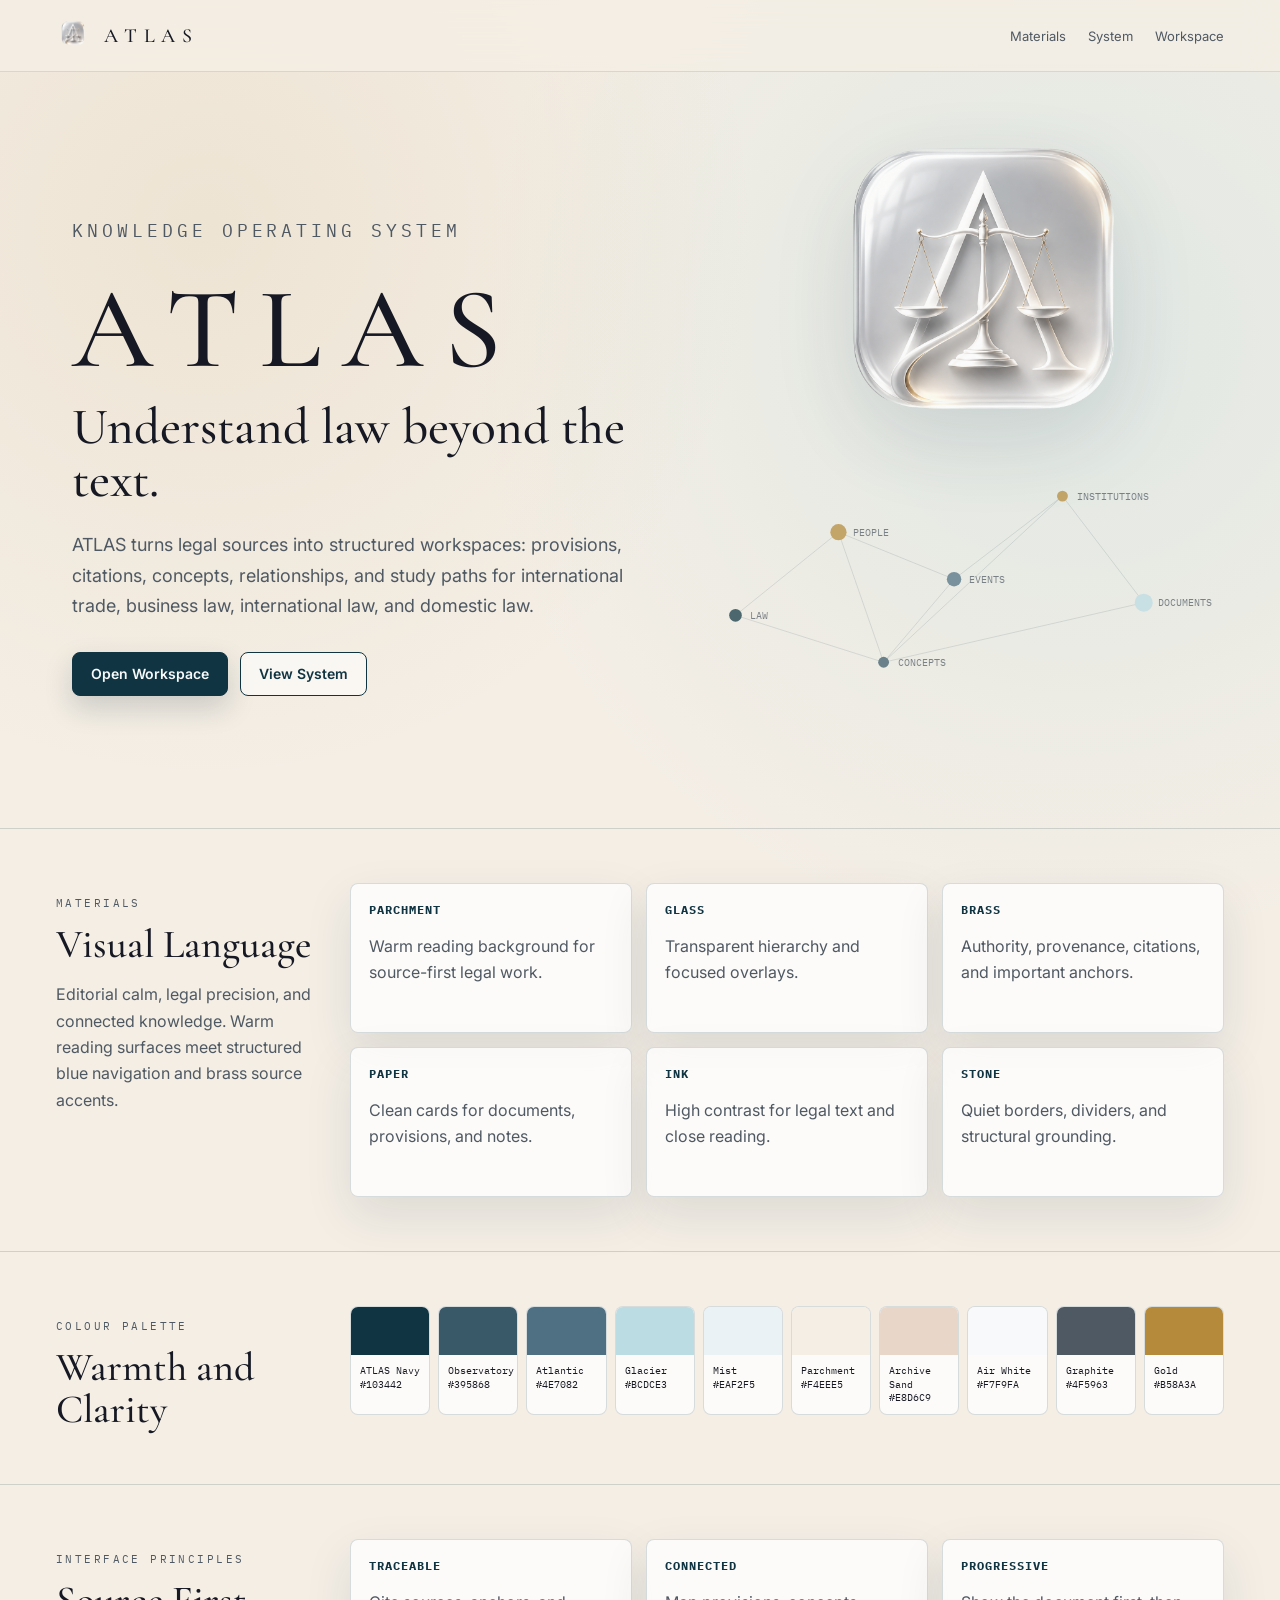
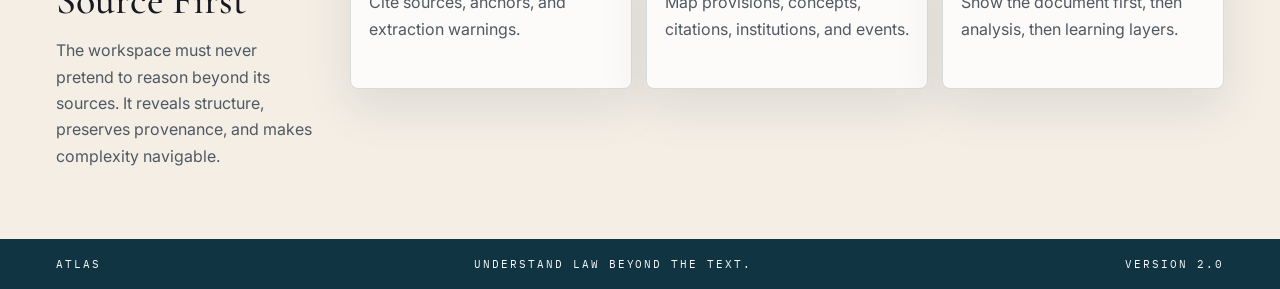
<file: index.html>
<!doctype html>
<html lang="en">
  <head>
    <meta charset="utf-8">
    <meta name="viewport" content="width=device-width, initial-scale=1">
    <title>ATLAS - Understand Law Beyond the Text</title>

    <link rel="preconnect" href="https://fonts.googleapis.com">
    <link rel="preconnect" href="https://fonts.gstatic.com" crossorigin>
    <link href="https://fonts.googleapis.com/css2?family=Cormorant+Garamond:wght@400;500;600;700&family=IBM+Plex+Mono:wght@400;500;600&family=Inter:wght@400;500;600;700&display=swap" rel="stylesheet">
    <link rel="stylesheet" href="assets/atlas.css">

    <style>
      body {
        min-height: 100vh;
      }

      .site-shell {
        min-height: 100vh;
      }

      .topline {
        position: fixed;
        z-index: 10;
        inset: 0 0 auto;
        display: flex;
        align-items: center;
        justify-content: space-between;
        height: 72px;
        padding: 0 clamp(20px, 5vw, 56px);
        border-bottom: 1px solid rgba(16, 52, 66, 0.12);
        background: rgba(244, 238, 229, 0.82);
        backdrop-filter: blur(16px);
      }

      .brand {
        display: flex;
        align-items: center;
        gap: 14px;
        text-decoration: none;
      }

      .brand img {
        width: 34px;
        height: 34px;
        object-fit: contain;
      }

      .brand span {
        font-size: 20px;
      }

      .nav {
        display: flex;
        align-items: center;
        gap: 22px;
        color: var(--graphite);
        font-size: 13px;
      }

      .nav a {
        text-decoration: none;
      }

      .hero {
        position: relative;
        min-height: 92vh;
        display: grid;
        align-items: center;
        padding: 110px clamp(20px, 6vw, 72px) 48px;
        overflow: hidden;
      }

      .hero-logo {
        position: absolute;
        right: clamp(18px, 8vw, 110px);
        top: 118px;
        width: min(36vw, 390px);
        opacity: 0.88;
        filter: drop-shadow(0 28px 46px rgba(16, 52, 66, 0.16));
      }

      .knowledge-graph {
        position: absolute;
        right: clamp(16px, 5vw, 80px);
        bottom: 10vh;
        width: min(44vw, 560px);
        opacity: 0.72;
      }

      .hero-copy {
        position: relative;
        z-index: 1;
        max-width: 720px;
      }

      .hero h1 {
        margin: 18px 0 18px;
        font-family: var(--serif);
        font-size: clamp(56px, 9vw, 124px);
        font-weight: 500;
        letter-spacing: 0.18em;
        line-height: 0.92;
      }

      .hero h2 {
        margin: 0;
        max-width: 620px;
        font-family: var(--serif);
        font-size: clamp(32px, 4vw, 58px);
        font-weight: 500;
        line-height: 1.05;
      }

      .hero p {
        max-width: 560px;
        margin: 22px 0 30px;
        color: var(--graphite);
        font-size: 18px;
        line-height: 1.7;
      }

      .hero-actions {
        display: flex;
        flex-wrap: wrap;
        gap: 12px;
      }

      .section {
        padding: 54px clamp(20px, 5vw, 56px);
        border-top: 1px solid rgba(16, 52, 66, 0.16);
      }

      .section-grid {
        display: grid;
        grid-template-columns: 260px minmax(0, 1fr);
        gap: 34px;
        align-items: start;
      }

      .section h2 {
        margin: 8px 0 0;
        font-family: var(--serif);
        font-size: 40px;
        font-weight: 500;
        line-height: 1.05;
      }

      .section p {
        color: var(--graphite);
        line-height: 1.65;
      }

      .material-grid,
      .principle-grid {
        display: grid;
        grid-template-columns: repeat(3, minmax(0, 1fr));
        gap: 14px;
      }

      .material,
      .principle {
        min-height: 150px;
        padding: 18px;
      }

      .material strong,
      .principle strong {
        display: block;
        margin-bottom: 10px;
        color: var(--atlas-navy);
        font-family: var(--mono);
        font-size: 12px;
        letter-spacing: 0.08em;
        text-transform: uppercase;
      }

      .palette {
        display: grid;
        grid-template-columns: repeat(10, minmax(0, 1fr));
        gap: 8px;
      }

      .swatch {
        min-height: 98px;
        border: 1px solid var(--line);
        border-radius: 8px;
        overflow: hidden;
        background: var(--card);
      }

      .swatch i {
        display: block;
        height: 48px;
      }

      .swatch span {
        display: block;
        padding: 9px;
        font-family: var(--mono);
        font-size: 10px;
        line-height: 1.35;
      }

      .footer {
        display: flex;
        align-items: center;
        justify-content: space-between;
        gap: 20px;
        padding: 18px clamp(20px, 5vw, 56px);
        background: var(--atlas-navy);
        color: var(--air-white);
        font-family: var(--mono);
        font-size: 11px;
        letter-spacing: 0.18em;
        text-transform: uppercase;
      }

      @media (max-width: 900px) {
        .nav {
          display: none;
        }

        .hero-logo,
        .knowledge-graph {
          opacity: 0.18;
          width: 72vw;
        }

        .section-grid,
        .material-grid,
        .principle-grid {
          grid-template-columns: 1fr;
        }

        .palette {
          grid-template-columns: repeat(2, minmax(0, 1fr));
        }
      }
    </style>
  </head>
  <body>
    <div class="site-shell">
      <header class="topline">
        <a class="brand" href="index.html" aria-label="ATLAS homepage">
        <img src="assets/main_logo.png" alt=""> 
          <span class="atlas-wordmark">ATLAS</span>
        </a>
        <nav class="nav" aria-label="Primary">
          <a href="#materials">Materials</a>
          <a href="#system">System</a>
          <a href="app.html">Workspace</a>
        </nav>
      </header>

      <main>
        <section class="hero">
          <img class="hero-logo" src="assets/main_logo.png" alt="">
          <svg class="knowledge-graph" viewBox="0 0 620 360" aria-hidden="true">
            <g fill="none" stroke="rgba(16,52,66,.18)">
              <path d="M88 224 202 132 330 184 450 92 540 210"/>
              <path d="M202 132 252 276 450 92"/>
              <path d="M88 224 252 276 540 210"/>
              <path d="M330 184 252 276"/>
            </g>
            <g font-family="IBM Plex Mono, monospace" font-size="11" fill="#4F5963">
              <circle cx="88" cy="224" r="7" fill="#103442"/><text x="104" y="228">LAW</text>
              <circle cx="202" cy="132" r="9" fill="#B58A3A"/><text x="218" y="136">PEOPLE</text>
              <circle cx="330" cy="184" r="8" fill="#4E7082"/><text x="346" y="188">EVENTS</text>
              <circle cx="450" cy="92" r="6" fill="#B58A3A"/><text x="466" y="96">INSTITUTIONS</text>
              <circle cx="540" cy="210" r="10" fill="#BCDCE3"/><text x="556" y="214">DOCUMENTS</text>
              <circle cx="252" cy="276" r="6" fill="#395868"/><text x="268" y="280">CONCEPTS</text>
            </g>
          </svg>
          <div class="hero-copy">
            <p class="atlas-kicker">Knowledge Operating System</p>
            <h1>ATLAS</h1>
            <h2>Understand law beyond the text.</h2>
            <p>ATLAS turns legal sources into structured workspaces: provisions, citations, concepts, relationships, and study paths for international trade, business law, international law, and domestic law.</p>
            <div class="hero-actions">
              <a class="atlas-button" href="app.html">Open Workspace</a>
              <a class="atlas-button secondary" href="#system">View System</a>
            </div>
          </div>
        </section>

        <section class="section" id="materials">
          <div class="section-grid">
            <div>
              <p class="atlas-kicker">Materials</p>
              <h2>Visual Language</h2>
              <p>Editorial calm, legal precision, and connected knowledge. Warm reading surfaces meet structured blue navigation and brass source accents.</p>
            </div>
            <div class="material-grid">
              <article class="atlas-card material"><strong>Parchment</strong><p>Warm reading background for source-first legal work.</p></article>
              <article class="atlas-card material"><strong>Glass</strong><p>Transparent hierarchy and focused overlays.</p></article>
              <article class="atlas-card material"><strong>Brass</strong><p>Authority, provenance, citations, and important anchors.</p></article>
              <article class="atlas-card material"><strong>Paper</strong><p>Clean cards for documents, provisions, and notes.</p></article>
              <article class="atlas-card material"><strong>Ink</strong><p>High contrast for legal text and close reading.</p></article>
              <article class="atlas-card material"><strong>Stone</strong><p>Quiet borders, dividers, and structural grounding.</p></article>
            </div>
          </div>
        </section>

        <section class="section">
          <div class="section-grid">
            <div>
              <p class="atlas-kicker">Colour Palette</p>
              <h2>Warmth and Clarity</h2>
            </div>
            <div class="palette">
              <div class="swatch"><i style="background:#103442"></i><span>ATLAS Navy<br>#103442</span></div>
              <div class="swatch"><i style="background:#395868"></i><span>Observatory<br>#395868</span></div>
              <div class="swatch"><i style="background:#4E7082"></i><span>Atlantic<br>#4E7082</span></div>
              <div class="swatch"><i style="background:#BCDCE3"></i><span>Glacier<br>#BCDCE3</span></div>
              <div class="swatch"><i style="background:#EAF2F5"></i><span>Mist<br>#EAF2F5</span></div>
              <div class="swatch"><i style="background:#F4EEE5"></i><span>Parchment<br>#F4EEE5</span></div>
              <div class="swatch"><i style="background:#E8D6C9"></i><span>Archive Sand<br>#E8D6C9</span></div>
              <div class="swatch"><i style="background:#F7F9FA"></i><span>Air White<br>#F7F9FA</span></div>
              <div class="swatch"><i style="background:#4F5963"></i><span>Graphite<br>#4F5963</span></div>
              <div class="swatch"><i style="background:#B58A3A"></i><span>Gold<br>#B58A3A</span></div>
            </div>
          </div>
        </section>

        <section class="section" id="system">
          <div class="section-grid">
            <div>
              <p class="atlas-kicker">Interface Principles</p>
              <h2>Source First</h2>
              <p>The workspace must never pretend to reason beyond its sources. It reveals structure, preserves provenance, and makes complexity navigable.</p>
            </div>
            <div class="principle-grid">
              <article class="atlas-card principle"><strong>Traceable</strong><p>Cite sources, anchors, and extraction warnings.</p></article>
              <article class="atlas-card principle"><strong>Connected</strong><p>Map provisions, concepts, citations, institutions, and events.</p></article>
              <article class="atlas-card principle"><strong>Progressive</strong><p>Show the document first, then analysis, then learning layers.</p></article>
            </div>
          </div>
        </section>
      </main>

      <footer class="footer">
        <span>ATLAS</span>
        <span>Understand Law Beyond The Text.</span>
        <span>Version 2.0</span>
      </footer>
    </div>
  </body>
</html>
</file>
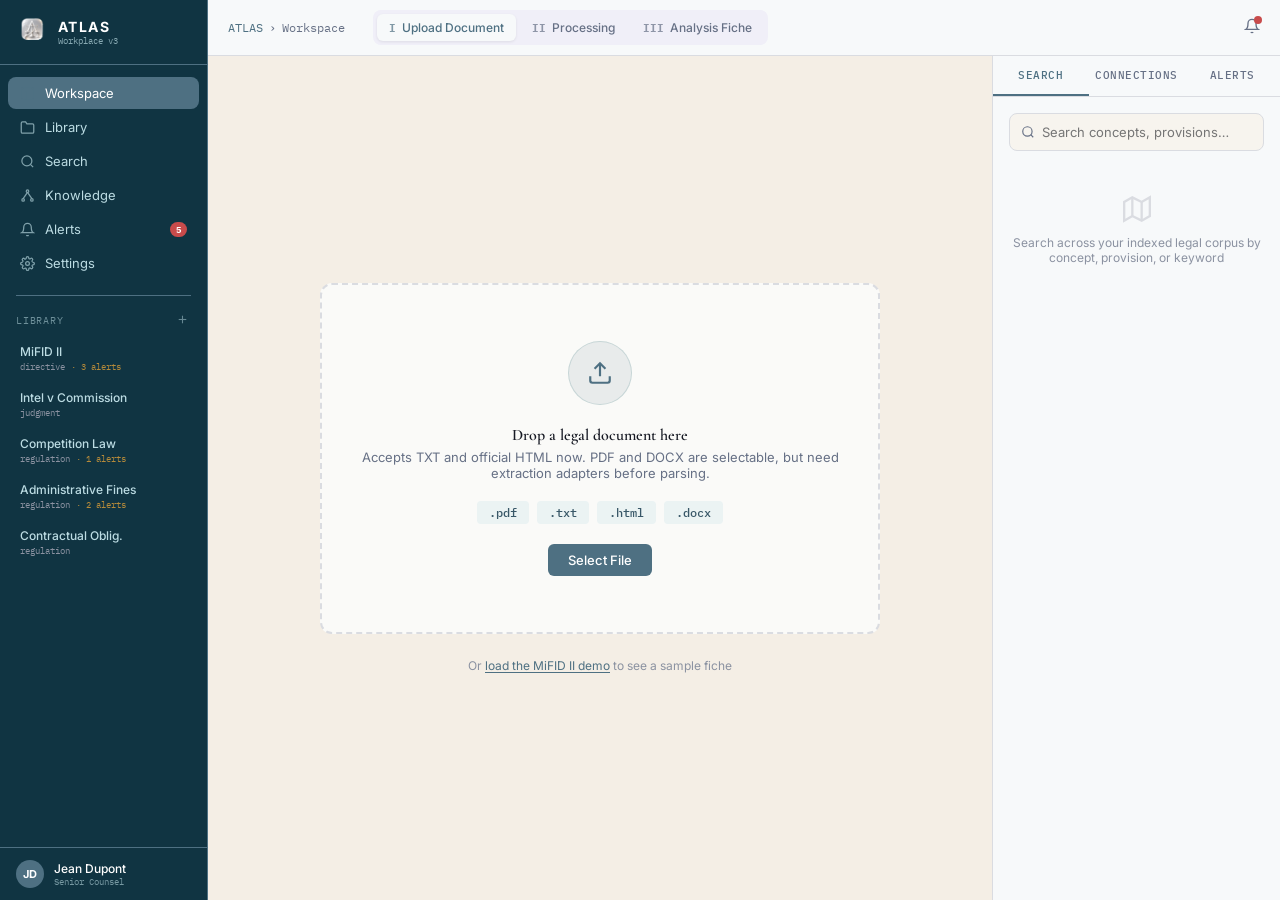
<file: app.html>
<!doctype html>
<html lang="en">
  <head>
    <meta charset="utf-8">
    <meta name="viewport" content="width=device-width, initial-scale=1">
    <title>ATLAS — Legal Knowledge Workspace</title>

    <link rel="preconnect" href="https://fonts.googleapis.com">
    <link rel="preconnect" href="https://fonts.gstatic.com" crossorigin>
    <link href="https://fonts.googleapis.com/css2?family=Cormorant+Garamond:wght@400;500;600;700&family=IBM+Plex+Mono:wght@400;500;600&family=Inter:wght@400;500;600;700&display=swap" rel="stylesheet">
    <link rel="stylesheet" href="assets/atlas.css">

    <style>

/* ═══════════════════════════════════════════════════════════════
     DESIGN TOKENS  ── change only these to restyle everything
     ═══════════════════════════════════════════════════════════════ */
      :root {
        --cream: #F4EEE5;
        --teal: #4E7082;
        --teal-dark: #103442;
        --teal-fade: rgba(78,112,130,0.10);
        --slate: #395868;
        --navy: #103442;
        --navy-mid: #395868;
        --navy-hi: #4E7082;
        --platinum: #DADCE1;
        --glacier: #BCDCE3;
        --glacier-fade: rgba(188,220,227,0.26);
        --ink: #161923;
        --muted: #667085;
        --dimmer: #8B92A1;
        --border: #DADCE1;
        --card: #F7F9FA;
        --amber: #B58A3A;
        --red: #C84B4B;
        --green: #4A9B6A;
  /* Typography */
        --serif: 'Cormorant Garamond', 'Times New Roman', Times, serif;
        --sans: 'Inter', ui-sans-serif, system-ui, sans-serif;
        --mono: 'IBM Plex Mono', ui-monospace, monospace;
      }

      * { box-sizing: border-box; margin: 0; padding: 0; }

      body {
        font-family: var(--sans);
        background: var(--cream);
        color: var(--ink);
        -webkit-font-smoothing: antialiased;
        overflow: hidden;
        height: 100vh;
      }

      button { font: inherit; cursor: pointer; border: none; background: none; }
      input { font: inherit; }

      /* ═══════════ LAYOUT ═══════════ */
      .app-shell {
        display: flex;
        height: 100vh;
        overflow: hidden;
      }

                                                                                  /* ═══════════ SIDEBAR : TO REVIEW LATER ═══════════ */
      .sidebar {
        width: 208px;
        flex-shrink: 0;
        background: var(--navy);
        border-right: 1px solid var(--navy-hi);
        display: flex;
        flex-direction: column;
        height: 100vh;
      }

      .sidebar-brand {
        display: flex;
        align-items: center;
        gap: 10px;
        padding: 16px;
        border-bottom: 1px solid var(--navy-hi);
      }

      .sidebar-brand img {
        width: 32px;
        height: 32px;
        border-radius: 8px;
        object-fit: contain;
      }

      .sidebar-brand h1 {
        font-size: 14px;
        font-weight: 700;
        letter-spacing: 0.1em;
        color: #FFFFFF;
        font-family: var(--sans);
      }

      .sidebar-brand span {
        display: block;
        font-size: 9px;
        color: var(--glacier);
        font-family: var(--mono);
        opacity: 0.7;
      }

      .sidebar-nav {
        display: flex;
        flex-direction: column;
        gap: 2px;
        padding: 12px 8px;
      }

      .sidebar-nav button {
        display: flex;
        align-items: center;
        gap: 10px;
        padding: 8px 12px;
        border-radius: 8px;
        font-size: 13px;
        font-family: var(--sans);
        color: var(--glacier);
        width: 100%;
        text-align: left;
        transition: all 0.15s;
      }

      .sidebar-nav button:hover {
        background: var(--navy-hi);
        color: #fff;
      }

      .sidebar-nav button.active {
        background: var(--navy-hi);
        color: #fff;
      }

      .sidebar-nav button svg {
        opacity: 0.65;
        flex-shrink: 0;
      }

      .sidebar-nav button.active svg {
        opacity: 1;
        color: var(--teal);
      }

      .sidebar-nav .alert-badge {
        margin-left: auto;
        font-size: 9px;
        font-family: var(--mono);
        font-weight: 700;
        background: var(--red);
        color: #fff;
        border-radius: 999px;
        padding: 2px 6px;
      }

      .sidebar-divider {
        height: 1px;
        background: var(--navy-hi);
        margin: 4px 16px;
      }

      .sidebar-section-title {
        display: flex;
        align-items: center;
        justify-content: space-between;
        padding: 8px 16px 4px;
      }

      .sidebar-section-title span {
        font-size: 10px;
        text-transform: uppercase;
        letter-spacing: 0.08em;
        color: var(--glacier);
        font-family: var(--mono);
        opacity: 0.55;
      }

      .sidebar-section-title button {
        opacity: 0.5;
        color: var(--glacier);
        padding: 2px;
        border-radius: 4px;
      }

      .sidebar-section-title button:hover { opacity: 1; }

      .sidebar-docs {
        flex: 1;
        overflow-y: auto;
        padding: 0 8px 8px;
        display: flex;
        flex-direction: column;
        gap: 2px;
      }

      .sidebar-doc {
        display: flex;
        flex-direction: column;
        gap: 2px;
        padding: 8px 12px;
        border-radius: 8px;
        width: 100%;
        text-align: left;
        transition: all 0.15s;
      }

      .sidebar-doc:hover {
        background: rgba(255,255,255,0.04);
      }

      .sidebar-doc.active {
        background: var(--navy-hi);
      }

      .sidebar-doc .doc-name {
        font-size: 12px;
        font-weight: 500;
        color: var(--glacier);
        font-family: var(--sans);
        white-space: nowrap;
        overflow: hidden;
        text-overflow: ellipsis;
      }

      .sidebar-doc.active .doc-name { color: #fff; }

      .sidebar-doc .doc-meta {
        display: flex;
        align-items: center;
        gap: 6px;
        font-size: 9px;
        color: var(--dimmer);
        font-family: var(--mono);
      }

      .sidebar-doc .doc-alerts {
        color: var(--amber);
        font-family: var(--mono);
        font-size: 9px;
      }

      .sidebar-user {
        display: flex;
        align-items: center;
        gap: 10px;
        padding: 12px 16px;
        border-top: 1px solid var(--navy-hi);
      }

      .sidebar-user .avatar {
        width: 28px;
        height: 28px;
        border-radius: 50%;
        background: var(--teal);
        color: #fff;
        display: flex;
        align-items: center;
        justify-content: center;
        font-size: 11px;
        font-weight: 700;
        font-family: var(--sans);
        flex-shrink: 0;
      }

      .sidebar-user .user-info {
        min-width: 0;
      }

      .sidebar-user .user-name {
        font-size: 12px;
        font-weight: 500;
        color: #fff;
        font-family: var(--sans);
        white-space: nowrap;
        overflow: hidden;
        text-overflow: ellipsis;
      }

      .sidebar-user .user-role {
        font-size: 9px;
        color: var(--glacier);
        font-family: var(--mono);
        opacity: 0.6;
      }

      /* ═══════════ MAIN ═══════════ */
      .main-area {
        flex: 1;
        display: flex;
        flex-direction: column;
        min-width: 0;
        height: 100vh;
      }

/* ═══════════════════════════════════════════════════════════════
     TOP BAR
   ═══════════════════════════════════════════════════════════════ */
      
      .topbar {
        display: flex;
        align-items: center;
        gap: 12px;
        padding: 0 20px;
        height: 56px;
        flex-shrink: 0;
        background: var(--card);
        border-bottom: 1px solid var(--border);
      }

      .topbar .hamburger {
        display: none;
        margin-right: 4px;
        color: var(--muted);
      }

      .topbar .breadcrumb {
        display: flex;
        align-items: center;
        gap: 6px;
        font-size: 12px;
        color: var(--muted);
        font-family: var(--mono);
      }

      .topbar .breadcrumb .bc-root { color: var(--teal); }
      .topbar .breadcrumb .bc-current { color: var(--ink); }

      .topbar .stage-tabs {
        display: flex;
        align-items: center;
        gap: 4px;
        margin-left: 16px;
        padding: 4px;
        border-radius: 8px;
        background: #F0EFF8;
      }

      .stage-tab {
        display: flex;
        align-items: center;
        gap: 6px;
        padding: 6px 12px;
        border-radius: 6px;
        font-size: 12px;
        font-weight: 500;
        font-family: var(--sans);
        transition: all 0.15s;
        color: var(--muted);
      }

      .stage-tab.active {
        background: var(--card);
        color: var(--teal);
        box-shadow: 0 1px 3px rgba(0,0,0,0.08);
      }

      .stage-tab .roman {
        font-weight: 700;
        font-family: var(--mono);
        font-size: 11px;
        opacity: 0.7;
      }

      .topbar .spacer { flex: 1; }

      .topbar .top-actions {
        display: flex;
        align-items: center;
        gap: 8px;
      }

      .topbar .btn-export {
        display: flex;
        align-items: center;
        gap: 6px;
        padding: 6px 12px;
        border-radius: 6px;
        font-size: 12px;
        font-weight: 500;
        font-family: var(--sans);
        background: var(--teal-fade);
        color: var(--teal);
      }

      .topbar .btn-share {
        display: flex;
        align-items: center;
        gap: 6px;
        padding: 6px 12px;
        border-radius: 6px;
        font-size: 12px;
        font-weight: 500;
        font-family: var(--sans);
        border: 1px solid var(--border);
        color: var(--muted);
        background: transparent;
      }

      .topbar .bell-wrap {
        position: relative;
      }

      .topbar .bell-dot {
        position: absolute;
        top: -2px;
        right: -2px;
        width: 8px;
        height: 8px;
        border-radius: 50%;
        background: var(--red);
      }

      /* ═══════════ CONTENT AREA ═══════════ */
      .content-area {
        flex: 1;
        display: flex;
        min-height: 0;
        overflow: hidden;
      }

      .content-main {
        flex: 1;
        overflow-y: auto;
        padding: 0 24px;
      }

      /* ═══════════ RIGHT PANEL ═══════════ */
      .right-panel {
        width: 288px;
        flex-shrink: 0;
        background: var(--card);
        border-left: 1px solid var(--border);
        display: flex;
        flex-direction: column;
        overflow: hidden;
      }

      .right-panel-tabs {
        display: flex;
        border-bottom: 1px solid var(--border);
      }

      .right-panel-tabs button {
        flex: 1;
        padding: 12px 0;
        font-size: 11px;
        font-weight: 500;
        text-transform: uppercase;
        letter-spacing: 0.05em;
        font-family: var(--mono);
        color: var(--muted);
        border-bottom: 2px solid transparent;
        transition: all 0.15s;
      }

      .right-panel-tabs button.active {
        color: var(--teal);
        border-bottom-color: var(--teal);
      }

      .right-panel-content {
        flex: 1;
        overflow-y: auto;
        padding: 16px;
      }

      /* ═══════════ BADGES ═══════════ */
      
      .type-badge {
        display: inline-flex;
        padding: 2px 8px;
        border-radius: 4px;
        font-size: 10px;
        font-weight: 500;
        text-transform: uppercase;
        letter-spacing: 0.04em;
        font-family: var(--mono);
      }

      .status-badge {
        display: inline-flex;
        align-items: center;
        gap: 4px;
        padding: 2px 8px;
        border-radius: 999px;
        font-size: 10px;
        font-family: var(--mono);
      }

      .sev-badge {
        display: inline-flex;
        align-items: center;
        gap: 4px;
        padding: 2px 8px;
        border-radius: 999px;
        font-size: 11px;
        font-weight: 500;
        font-family: var(--sans);
      }

      /* ═══════════ UPLOAD ZONE ═══════════ */
      
      .upload-container {
        display: flex;
        flex-direction: column;
        align-items: center;
        justify-content: center;
        height: 100%;
        gap: 24px;
        padding: 40px 0;
      }

      .drop-zone {
        width: 100%;
        max-width: 560px;
        border-radius: 12px;
        display: flex;
        flex-direction: column;
        align-items: center;
        gap: 20px;
        padding: 56px 32px;
        text-align: center;
        transition: all 0.2s;
        cursor: pointer;
        border: 2px dashed var(--platinum);
        background: #FAFAF8;
      }

      .drop-zone.drag-active {
        border-color: var(--teal);
        background: var(--teal-fade);
      }

      .drop-zone .upload-icon-circle {
        width: 64px;
        height: 64px;
        border-radius: 50%;
        display: flex;
        align-items: center;
        justify-content: center;
        background: var(--teal-fade);
        border: 1px solid rgba(68,127,128,0.2);
      }

      .drop-zone h3 {
        font-family: var(--serif);
        font-size: 16px;
        font-weight: 600;
        color: var(--ink);
        margin: 0;
      }

      .drop-zone .ext-row {
        display: flex;
        gap: 8px;
      }

      .drop-zone .ext-badge {
        padding: 4px 12px;
        border-radius: 4px;
        font-size: 12px;
        font-weight: 500;
        font-family: var(--mono);
        background: var(--glacier-fade);
        color: var(--slate);
      }

      .drop-zone .btn-select {
        padding: 8px 20px;
        border-radius: 6px;
        font-size: 13px;
        font-weight: 500;
        font-family: var(--sans);
        background: var(--teal);
        color: #fff;
        transition: opacity 0.15s;
      }

      .drop-zone .btn-select:hover { opacity: 0.8; }

      .file-preview {
        width: 100%;
        max-width: 560px;
        border-radius: 12px;
        padding: 20px;
        display: flex;
        align-items: center;
        gap: 16px;
        background: var(--card);
        border: 1px solid var(--border);
      }

      .file-preview .fp-icon {
        width: 40px;
        height: 40px;
        border-radius: 8px;
        display: flex;
        align-items: center;
        justify-content: center;
        background: var(--teal-fade);
        flex-shrink: 0;
      }

      .file-preview .fp-name {
        font-weight: 500;
        font-size: 13px;
        color: var(--ink);
        font-family: var(--sans);
        white-space: nowrap;
        overflow: hidden;
        text-overflow: ellipsis;
      }

      .file-preview .fp-meta {
        font-size: 11px;
        color: var(--muted);
        font-family: var(--mono);
        margin-top: 2px;
      }

      .file-preview .fp-analyze {
        padding: 8px 16px;
        border-radius: 6px;
        font-size: 13px;
        font-weight: 500;
        font-family: var(--sans);
        background: var(--teal);
        color: #fff;
        display: flex;
        align-items: center;
        gap: 6px;
        flex-shrink: 0;
        transition: opacity 0.15s;
      }

      .file-preview .fp-analyze:hover { opacity: 0.9; }

      .file-preview .fp-close {
        color: var(--muted);
        flex-shrink: 0;
      }

      .demo-link {
        font-size: 12px;
        color: var(--dimmer);
        font-family: var(--sans);
      }

      .demo-link button {
        color: var(--teal);
        text-decoration: underline;
        text-underline-offset: 2px;
      }

      /* ═══════════ PROCESSING ═══════════ */
      .processing-container {
        display: flex;
        flex-direction: column;
        align-items: center;
        justify-content: center;
        height: 100%;
        gap: 32px;
        padding: 48px 0;
      }

      .processing-orb {
        position: relative;
        width: 112px;
        height: 112px;
      }

      .processing-orb svg {
        width: 100%;
        height: 100%;
      }

      @keyframes orb-spin {
        from { transform: rotate(0deg); }
        to { transform: rotate(360deg); }
      }

      @keyframes orb-pulse {
        0%, 100% { opacity: 0.5; transform: scale(1); }
        50% { opacity: 1; transform: scale(1.08); }
      }

      .orb-ring {
        animation: orb-spin 3s linear infinite;
        transform-box: fill-box;
        transform-origin: center;
      }

      .orb-core {
        animation: orb-pulse 2s ease-in-out infinite;
        transform-box: fill-box;
        transform-origin: center;
      }

      .processing-phase {
        text-align: center;
      }

      .processing-phase h3 {
        font-family: var(--serif);
        font-size: 18px;
        font-weight: 600;
        color: var(--ink);
        margin-bottom: 4px;
      }

      .processing-phase p {
        font-size: 13px;
        color: var(--muted);
        font-family: var(--sans);
      }

      .processing-steps {
        width: 100%;
        max-width: 384px;
        display: flex;
        flex-direction: column;
        gap: 8px;
      }

      .processing-step {
        display: flex;
        align-items: center;
        gap: 12px;
        padding: 10px 16px;
        border-radius: 8px;
        transition: all 0.3s;
      }

      .processing-step .ps-dot {
        width: 20px;
        height: 20px;
        border-radius: 50%;
        display: flex;
        align-items: center;
        justify-content: center;
        flex-shrink: 0;
      }

      .processing-step .ps-dot.done { background: var(--teal); }
      .processing-step .ps-dot.active { background: rgba(68,127,128,0.2); }
      .processing-step .ps-dot.pending { background: var(--platinum); }

      .processing-step .ps-dot-inner {
        width: 8px;
        height: 8px;
        border-radius: 50%;
        background: var(--teal);
      }

      @keyframes dot-pulse {
        0%, 100% { opacity: 0.4; }
        50% { opacity: 1; }
      }

      .ps-dot-inner.pulsing {
        animation: dot-pulse 1s ease-in-out infinite;
      }

      .processing-step .ps-label {
        font-size: 13px;
        font-family: var(--sans);
      }

      .processing-step .ps-label.done { color: var(--teal); }
      .processing-step .ps-label.active { color: var(--ink); font-weight: 500; }
      .processing-step .ps-label.pending { color: var(--dimmer); }

      /* Error */
      .error-container {
        max-width: 720px;
        margin: 0 auto;
        padding: 64px 8px;
      }

      .error-panel {
        border: 1px solid rgba(200,75,75,0.25);
        border-left: 4px solid var(--red);
        border-radius: 12px;
        background: var(--card);
        padding: 24px;
      }

      .error-panel h2 {
        margin: 0 0 8px;
        color: var(--ink);
        font-family: var(--serif);
        font-size: 24px;
      }

      .error-panel p {
        color: var(--muted);
        font-family: var(--sans);
        font-size: 14px;
        line-height: 1.6;
      }

      .error-panel code {
        display: block;
        margin-top: 16px;
        border-radius: 8px;
        background: rgba(200,75,75,0.08);
        color: var(--red);
        padding: 12px;
        white-space: pre-wrap;
      }

      .error-actions {
        display: flex;
        flex-wrap: wrap;
        gap: 10px;
        margin-top: 18px;
      }

      .error-actions button {
        border-radius: 8px;
        padding: 9px 14px;
        background: var(--teal);
        color: #fff;
        font-family: var(--sans);
        font-size: 13px;
        font-weight: 600;
      }

      .error-actions button.secondary {
        border: 1px solid var(--border);
        background: transparent;
        color: var(--muted);
      }

      /* Document type review */
      .review-container {
        max-width: 760px;
        margin: 0 auto;
        padding: 42px 8px;
      }

      .review-panel {
        border: 1px solid rgba(181, 138, 58, 0.34);
        border-left: 4px solid var(--amber);
        border-radius: 12px;
        background: var(--card);
        padding: 24px;
      }

      .review-panel h2 {
        margin: 0 0 8px;
        color: var(--ink);
        font-family: var(--serif);
        font-size: 26px;
      }

      .review-panel p {
        color: var(--muted);
        font-family: var(--sans);
        font-size: 14px;
        line-height: 1.6;
      }

      .atlas-kicker {
        margin-bottom: 6px;
        color: var(--teal);
        font-family: var(--mono);
        font-size: 10px;
        letter-spacing: 0.12em;
        text-transform: uppercase;
      }

      .review-summary {
        display: grid;
        grid-template-columns: repeat(3, minmax(0, 1fr));
        gap: 10px;
        margin: 18px 0;
      }

      .review-stat {
        border: 1px solid var(--border);
        border-radius: 8px;
        padding: 12px;
        background: rgba(255,255,255,0.56);
      }

      .review-stat span {
        display: block;
        color: var(--dimmer);
        font-family: var(--mono);
        font-size: 10px;
        letter-spacing: 0.08em;
        text-transform: uppercase;
      }

      .review-stat strong {
        display: block;
        margin-top: 5px;
        color: var(--ink);
        font-family: var(--sans);
        font-size: 14px;
      }

      .type-choice-grid {
        display: grid;
        grid-template-columns: repeat(4, minmax(0, 1fr));
        gap: 10px;
        margin: 18px 0;
      }

      .type-choice {
        border: 1px solid var(--border);
        border-radius: 8px;
        padding: 12px;
        background: rgba(255,255,255,0.62);
        color: var(--ink);
        text-align: left;
        transition: all 0.15s;
      }

      .type-choice:hover,
      .type-choice.selected {
        border-color: var(--amber);
        background: rgba(181, 138, 58, 0.10);
      }

      .type-choice strong {
        display: block;
        font-family: var(--sans);
        font-size: 13px;
      }

      .type-choice span {
        display: block;
        margin-top: 5px;
        color: var(--dimmer);
        font-family: var(--mono);
        font-size: 10px;
      }

      .signal-list {
        display: grid;
        gap: 8px;
        margin-top: 12px;
      }

      .signal-item {
        border: 1px solid var(--border);
        border-radius: 8px;
        padding: 10px 12px;
        background: rgba(255,255,255,0.55);
        color: var(--muted);
        font-family: var(--sans);
        font-size: 12px;
      }

      .review-actions {
        display: flex;
        flex-wrap: wrap;
        gap: 10px;
        margin-top: 18px;
      }

      .review-actions button {
        border-radius: 8px;
        padding: 10px 14px;
        background: var(--teal);
        color: #fff;
        font-family: var(--sans);
        font-size: 13px;
        font-weight: 600;
      }

      .review-actions button.secondary {
        border: 1px solid var(--border);
        background: transparent;
        color: var(--muted);
      }

      .metadata-form {
        display: grid;
        grid-template-columns: repeat(2, minmax(0, 1fr));
        gap: 12px;
        margin-top: 18px;
      }

      .metadata-field {
        display: grid;
        gap: 6px;
      }

      .metadata-field.full {
        grid-column: 1 / -1;
      }

      .metadata-field label {
        color: var(--dimmer);
        font-family: var(--mono);
        font-size: 10px;
        letter-spacing: 0.08em;
        text-transform: uppercase;
      }

      .metadata-field input,
      .metadata-field select {
        width: 100%;
        border: 1px solid var(--border);
        border-radius: 8px;
        background: rgba(255,255,255,0.72);
        color: var(--ink);
        font-family: var(--sans);
        font-size: 13px;
        padding: 10px 12px;
        outline: none;
      }

      .metadata-field input:focus,
      .metadata-field select:focus {
        border-color: var(--teal);
        box-shadow: 0 0 0 3px rgba(68,127,128,0.12);
      }

      .metadata-note {
        margin-top: 14px;
        border: 1px solid rgba(68,127,128,0.18);
        border-radius: 8px;
        background: rgba(68,127,128,0.07);
        color: var(--muted);
        font-family: var(--sans);
        font-size: 12px;
        line-height: 1.55;
        padding: 12px;
      }

      .confidence-grid,
      .source-quality-grid {
        display: grid;
        grid-template-columns: repeat(3, minmax(0, 1fr));
        gap: 10px;
        margin-top: 14px;
      }

      .confidence-card,
      .source-quality-card {
        border: 1px solid var(--border);
        border-radius: 8px;
        background: rgba(255,255,255,0.58);
        padding: 10px;
      }

      .confidence-card span,
      .source-quality-card span {
        display: block;
        color: var(--dimmer);
        font-family: var(--mono);
        font-size: 10px;
        letter-spacing: 0.06em;
        text-transform: uppercase;
      }

      .confidence-card strong,
      .source-quality-card strong {
        display: block;
        margin-top: 5px;
        color: var(--ink);
        font-size: 13px;
      }

      .confidence-card small,
      .source-quality-card small {
        display: block;
        margin-top: 4px;
        color: var(--muted);
        font-size: 11px;
        line-height: 1.4;
      }

      .save-dialog {
        width: min(520px, calc(100vw - 32px));
        border: 1px solid var(--border);
        border-radius: 8px;
        background: var(--card);
        color: var(--ink);
        padding: 0;
        box-shadow: 0 24px 70px rgba(16, 52, 66, 0.24);
      }

      .save-dialog::backdrop {
        background: rgba(16, 25, 35, 0.56);
      }

      .save-dialog-content {
        padding: 24px;
      }

      .save-dialog h2 {
        margin: 0 0 8px;
        font-family: var(--serif);
        font-size: 26px;
      }

      .save-dialog p {
        color: var(--muted);
        font-size: 14px;
        line-height: 1.55;
      }

      .save-dialog-document {
        margin-top: 16px;
        border: 1px solid var(--border);
        border-radius: 8px;
        background: rgba(255,255,255,0.58);
        padding: 12px;
      }

      .save-dialog-document strong,
      .save-dialog-document span {
        display: block;
      }

      .save-dialog-document span {
        margin-top: 4px;
        color: var(--dimmer);
        font-family: var(--mono);
        font-size: 10px;
      }

      .save-dialog-actions {
        display: flex;
        flex-wrap: wrap;
        gap: 8px;
        margin-top: 20px;
      }

      .save-dialog-actions button {
        min-height: 40px;
        border-radius: 6px;
        padding: 9px 13px;
        background: var(--teal);
        color: #fff;
        font-size: 13px;
        font-weight: 600;
      }

      .save-dialog-actions button.secondary {
        border: 1px solid var(--border);
        background: transparent;
        color: var(--muted);
      }

      @media (max-width: 768px) {
        .metadata-form { grid-template-columns: 1fr; }
        .confidence-grid,
        .source-quality-grid { grid-template-columns: 1fr; }
      }

      /* ═══════════ FICHE ═══════════ */ 
      
                                                              /* ═══════════════════════════════════════════════════════════════
                                                                 FICHE DESIGN 
                                                                 ═══════════════════════════════════════════════════════════════ */
      
      .fiche-container {
        max-width: 720px;
        margin: 0 auto;
        padding: 24px 8px;
      }

      .fiche-header {
        border-radius: 12px;
        padding: 24px;
        margin-bottom: 32px;
        background: var(--card);
        border: 1px solid var(--border);
      }

      .fiche-header .fh-top {
        display: flex;
        align-items: flex-start;
        justify-content: space-between;
        gap: 16px;
        margin-bottom: 16px;
      }

      .fiche-header .fh-badges {
        display: flex;
        align-items: center;
        gap: 8px;
        flex-wrap: wrap;
      }

      .fiche-header .fh-actions {
        display: flex;
        align-items: center;
        gap: 8px;
        flex-shrink: 0;
      }

      .fiche-action-menu-wrap {
        position: relative;
      }

      .fiche-header .fh-actions button {
        padding: 6px;
        border-radius: 4px;
        color: var(--muted);
        transition: all 0.15s;
      }

      .fiche-header .fh-actions button:hover {
        background: rgba(0,0,0,0.04);
      }

      .fiche-action-menu {
        position: absolute;
        top: calc(100% + 8px);
        right: 0;
        width: 176px;
        z-index: 10;
        padding: 6px;
        border: 1px solid var(--border);
        border-radius: 8px;
        background: var(--card);
        box-shadow: 0 14px 34px rgba(16, 25, 35, 0.14);
      }

      .fiche-action-menu button {
        width: 100%;
        display: flex;
        align-items: center;
        gap: 8px;
        padding: 8px 10px;
        border-radius: 6px;
        text-align: left;
        color: var(--ink);
        font-size: 12px;
      }

      .fiche-action-menu button.danger {
        color: var(--red);
      }

      .fiche-header h1 {
        font-family: var(--serif);
        font-size: 20px;
        font-weight: 700;
        color: var(--ink);
        line-height: 1.35;
        margin-bottom: 8px;
      }

      .fiche-header .fh-meta {
        display: flex;
        flex-wrap: wrap;
        gap: 16px 24px;
        margin-top: 12px;
      }

      .fiche-header .fh-meta-item span {
        display: block;
        font-size: 10px;
        text-transform: uppercase;
        letter-spacing: 0.05em;
        color: var(--dimmer);
        font-family: var(--mono);
      }

      .fiche-header .fh-meta-item p {
        font-size: 13px;
        font-weight: 500;
        color: var(--ink);
        font-family: var(--sans);
      }

      .fiche-header .fh-meta-item small {
        display: block;
        margin-top: 3px;
        color: var(--dimmer);
        font-family: var(--mono);
        font-size: 9px;
        letter-spacing: 0.02em;
      }

      .source-quality-strip {
        display: grid;
        grid-template-columns: repeat(4, minmax(0, 1fr));
        gap: 8px;
        margin-top: 16px;
        padding-top: 14px;
        border-top: 1px solid var(--border);
      }

      .source-quality-pill {
        border: 1px solid rgba(68,127,128,0.16);
        border-radius: 8px;
        background: rgba(68,127,128,0.06);
        padding: 9px;
      }

      .source-quality-pill span {
        display: block;
        color: var(--dimmer);
        font-family: var(--mono);
        font-size: 9px;
        letter-spacing: 0.06em;
        text-transform: uppercase;
      }

      .source-quality-pill strong {
        display: block;
        margin-top: 4px;
        color: var(--ink);
        font-size: 12px;
      }

      .legal-profile {
        display: grid;
        grid-template-columns: repeat(4, minmax(0, 1fr));
        gap: 8px;
        margin-top: 14px;
      }

      .legal-profile-item {
        border-left: 2px solid rgba(68,127,128,0.35);
        padding: 4px 8px;
        min-width: 0;
      }

      .legal-profile-item span {
        display: block;
        color: var(--dimmer);
        font-family: var(--mono);
        font-size: 9px;
        letter-spacing: 0.05em;
        text-transform: uppercase;
      }

      .legal-profile-item strong {
        display: block;
        margin-top: 4px;
        color: var(--ink);
        font-size: 12px;
        overflow-wrap: anywhere;
      }

      .source-details {
        margin-top: 14px;
        border-top: 1px solid var(--border);
        padding-top: 12px;
      }

      .source-details summary {
        color: var(--teal);
        cursor: pointer;
        font-family: var(--mono);
        font-size: 10px;
        letter-spacing: 0.07em;
        text-transform: uppercase;
      }

      .source-details-grid {
        display: grid;
        grid-template-columns: repeat(2, minmax(0, 1fr));
        gap: 10px 16px;
        margin-top: 12px;
      }

      .source-detail-item span {
        display: block;
        color: var(--dimmer);
        font-family: var(--mono);
        font-size: 9px;
        letter-spacing: 0.05em;
        text-transform: uppercase;
      }

      .source-detail-item p {
        margin-top: 3px;
        color: var(--ink);
        font-size: 12px;
        line-height: 1.4;
      }

      .fiche-header .fh-amended {
        margin-top: 12px;
        padding-top: 12px;
        border-top: 1px solid var(--border);
      }

      .fiche-header .fh-amended span {
        font-size: 10px;
        text-transform: uppercase;
        letter-spacing: 0.05em;
        color: var(--dimmer);
        font-family: var(--mono);
        margin-right: 8px;
      }

      .fiche-header .fh-amended a {
        font-size: 11px;
        color: var(--teal);
        font-family: var(--mono);
        margin-right: 8px;
        text-decoration: none;
      }

      .fiche-header .fh-amended .amendment-chip {
        display: inline-flex;
        align-items: center;
        margin: 4px 6px 0 0;
        border-radius: 999px;
        background: rgba(68,127,128,0.08);
        color: var(--teal);
        padding: 4px 8px;
        font-family: var(--mono);
        font-size: 11px;
      }

      .fiche-header .fh-amended .amendment-more {
        color: var(--muted);
      }

      @media (max-width: 768px) {
        .source-quality-strip,
        .source-details-grid,
        .legal-profile { grid-template-columns: 1fr; }
      }

      /* Sections */
      .fiche-section {
        margin-bottom: 32px;
      }

      .fiche-section .section-divider {
        display: flex;
        align-items: center;
        gap: 8px;
        margin-bottom: 16px;
      }

      .fiche-section .section-divider .line {
        flex: 1;
        height: 1px;
        background: var(--border);
      }

      .fiche-section .section-divider span {
        font-size: 11px;
        letter-spacing: 0.08em;
        text-transform: uppercase;
        color: var(--slate);
        font-family: var(--mono);
        padding: 0 8px;
      }

      /* Summary */
      .summary-box {
        border-radius: 8px;
        padding: 20px;
        background: var(--teal-fade);
        border: 1px solid rgba(68,127,128,0.13);
      }

      .summary-box p {
        font-size: 14px;
        line-height: 1.65;
        color: var(--ink);
        font-family: var(--sans);
      }

      /* Provisions */
      .provision-list {
        display: grid;
        gap: 8px;
      }

      .provision-item {
        border-radius: 8px;
        overflow: hidden;
        border: 1px solid var(--border);
        background: var(--card);
      }

      .provision-item.level-1 {
        margin-top: 10px;
        border-color: rgba(68,127,128,0.32);
      }

      .provision-item.level-3,
      .provision-item.level-4,
      .provision-item.level-5 {
        margin-left: 22px;
      }

      .provision-item.is-amendment {
        border-color: rgba(196,147,90,0.38);
      }

      .provision-item button.provision-toggle {
        width: 100%;
        display: grid;
        grid-template-columns: minmax(58px, auto) 1fr auto;
        align-items: center;
        gap: 14px;
        padding: 16px;
        text-align: left;
        background: var(--card);
        transition: background 0.15s, border-color 0.15s;
      }

      .provision-item.level-1 button.provision-toggle {
        background: rgba(68,127,128,0.045);
      }

      .provision-item button.provision-toggle:hover {
        background: rgba(0,0,0,0.025);
      }

      .provision-item button.provision-toggle.expanded {
        background: rgba(68,127,128,0.10);
      }

      .provision-item .prov-art {
        font-size: 11px;
        font-weight: 700;
        color: var(--teal);
        font-family: var(--mono);
        flex-shrink: 0;
        white-space: nowrap;
      }

      .provision-item.level-1 .prov-art {
        color: var(--slate);
      }

      .provision-item.is-amendment .prov-art {
        color: var(--amber);
      }

      .provision-item .prov-title {
        min-width: 0;
        flex: 1;
        font-size: 13px;
        font-weight: 500;
        color: var(--ink);
        font-family: var(--sans);
        overflow-wrap: anywhere;
      }

      .provision-item.level-1 .prov-title {
        font-family: var(--serif);
        font-size: 15px;
        font-weight: 700;
      }

      .provision-item .prov-chevron {
        flex-shrink: 0;
        color: var(--muted);
        transition: transform 0.2s;
      }

      .provision-item .prov-chevron.open {
        transform: rotate(180deg);
      }

      .provision-item .prov-detail {
        padding: 0 16px 18px;
        background: rgba(68,127,128,0.06);
        border-top: 1px solid rgba(68,127,128,0.08);
      }

      .provision-item .prov-detail-inner {
        max-width: 68ch;
        padding: 20px 0 4px;
      }

      .provision-item .prov-detail p {
        margin: 0 0 18px;
        font-size: 15px;
        line-height: 1.82;
        color: var(--ink);
        font-family: var(--sans);
      }

      .provision-item .prov-detail p:last-child {
        margin-bottom: 0;
      }

      .provision-item .prov-section-marker {
        display: inline-flex;
        margin: 0 10px 4px 0;
        color: var(--teal);
        font-family: var(--mono);
        font-size: 11px;
        font-weight: 700;
      }

      .provision-item .prov-clause {
        position: relative;
        padding-left: 32px;
      }

      .provision-item .prov-clause-marker {
        position: absolute;
        left: 0;
        top: 3px;
        color: var(--slate);
        font-family: var(--mono);
        font-size: 11px;
        font-weight: 700;
      }

      .provision-item .prov-editorial-note {
        margin: 4px 0 18px;
        padding: 12px 14px;
        border-left: 3px solid var(--amber);
        background: rgba(196,147,90,0.10);
        color: var(--muted);
        font-size: 13px;
        line-height: 1.6;
        font-family: var(--sans);
      }

      .provision-item .prov-editorial-note strong {
        display: block;
        margin-bottom: 4px;
        color: var(--ink);
        font-family: var(--mono);
        font-size: 10px;
        letter-spacing: 0.05em;
        text-transform: uppercase;
      }

      /* Concepts */
      .concept-tags {
        display: flex;
        flex-wrap: wrap;
        gap: 8px;
      }

      .concept-tag {
        display: flex;
        align-items: center;
        gap: 4px;
        padding: 6px 12px;
        border-radius: 999px;
        font-size: 12px;
        font-weight: 500;
        font-family: var(--sans);
        background: var(--glacier-fade);
        color: var(--slate);
        border: 1px solid var(--platinum);
        cursor: pointer;
        transition: opacity 0.15s;
      }

      .concept-tag:hover { opacity: 0.8; }

      /* Connections */
      .connections-list {
        border-radius: 12px;
        overflow: hidden;
        border: 1px solid var(--border);
      }

      .connection-row {
        display: flex;
        align-items: center;
        gap: 12px;
        padding: 12px 16px;
        transition: background 0.15s;
        cursor: pointer;
      }

      .connection-row:hover { background: rgba(0,0,0,0.015); }

      .connection-row:nth-child(even) { background: #FAFAF8; }
      .connection-row:nth-child(even):hover { background: rgba(0,0,0,0.025); }

      .connection-row .conn-name {
        flex: 1;
        font-size: 13px;
        font-weight: 500;
        color: var(--ink);
        font-family: var(--sans);
        white-space: nowrap;
        overflow: hidden;
        text-overflow: ellipsis;
      }

      .connection-row .conn-rel {
        font-size: 11px;
        color: var(--muted);
        font-family: var(--mono);
        flex-shrink: 0;
      }

      .connection-row .conn-count {
        font-size: 11px;
        color: var(--dimmer);
        font-family: var(--mono);
        flex-shrink: 0;
      }

      /* Alerts in fiche */
      .alert-card {
        border-radius: 8px;
        padding: 16px;
        background: var(--card);
        border: 1px solid var(--border);
        margin-bottom: 8px;
        display: flex;
        gap: 12px;
      }

      .alert-card .alert-content {
        flex: 1;
      }

      .alert-card .alert-title-row {
        display: flex;
        align-items: center;
        justify-content: space-between;
        gap: 8px;
        margin-bottom: 4px;
      }

      .alert-card .alert-title {
        font-size: 13px;
        font-weight: 500;
        color: var(--ink);
        font-family: var(--sans);
      }

      .alert-card .alert-date {
        font-size: 11px;
        color: var(--dimmer);
        font-family: var(--mono);
        flex-shrink: 0;
      }

      .alert-card .alert-text {
        font-size: 12px;
        line-height: 1.5;
        color: var(--muted);
        font-family: var(--sans);
      }

      /* Jurisdictions */
      .juris-table {
        border-radius: 12px;
        overflow: hidden;
        border: 1px solid var(--border);
      }

      .juris-table .jt-header {
        display: grid;
        grid-template-columns: 1fr 1fr 1fr 1fr;
        padding: 10px 16px;
        background: #F5F3EE;
        font-size: 10px;
        font-weight: 500;
        text-transform: uppercase;
        letter-spacing: 0.05em;
        color: var(--dimmer);
        font-family: var(--mono);
      }

      .juris-table .jt-row {
        display: grid;
        grid-template-columns: 1fr 1fr 1fr 1fr;
        padding: 12px 16px;
        font-size: 13px;
        font-family: var(--sans);
        border-top: 1px solid var(--border);
      }

      .juris-table .jt-row:nth-child(odd) { background: var(--card); }
      .juris-table .jt-row:nth-child(even) { background: #FAFAF8; }

      .juris-table .jt-country { font-weight: 500; color: var(--ink); }
      .juris-table .jt-authority { font-weight: 700; color: var(--teal); font-family: var(--mono); font-size: 11px; }
      .juris-table .jt-impl { font-size: 12px; color: var(--muted); }
      .juris-table .jt-status { font-size: 12px; }

      /* Timeline */
      .timeline {
        position: relative;
        padding-left: 16px;
      }

      .timeline::before {
        content: '';
        position: absolute;
        left: 16px;
        top: 8px;
        bottom: 8px;
        width: 1px;
        background: var(--platinum);
      }

      .timeline-item {
        position: relative;
        display: flex;
        gap: 16px;
        margin-bottom: 16px;
      }

      .timeline-item:last-child { margin-bottom: 0; }

      .timeline-item .tl-dot {
        width: 12px;
        height: 12px;
        border-radius: 50%;
        flex-shrink: 0;
        margin-top: 2px;
        margin-left: -22px;
        z-index: 1;
        background: var(--platinum);
        border: 2px solid var(--border);
      }

      .timeline-item:last-child .tl-dot {
        background: var(--teal);
        border-color: var(--teal);
      }

      .timeline-item .tl-year {
        font-size: 11px;
        font-weight: 700;
        color: var(--teal);
        font-family: var(--mono);
        display: block;
      }

      .timeline-item .tl-text {
        font-size: 13px;
        color: var(--ink);
        font-family: var(--sans);
        margin-top: 2px;
      }

      /* ═══════════ RIGHT PANEL CONTENT ═══════════ */
      .rp-search-input {
        position: relative;
        margin-bottom: 12px;
      }

      .rp-search-input svg {
        position: absolute;
        left: 12px;
        top: 50%;
        transform: translateY(-50%);
        color: var(--muted);
      }

      .rp-search-input input {
        width: 100%;
        padding: 10px 12px 10px 32px;
        border-radius: 8px;
        border: 1px solid var(--border);
        background: #F7F4EE;
        font-size: 13px;
        font-family: var(--sans);
        color: var(--ink);
        outline: none;
      }

      .rp-search-input input:focus {
        border-color: var(--teal);
      }

      .rp-empty {
        text-align: center;
        padding: 32px 0;
      }

      .rp-empty svg {
        margin: 0 auto 8px;
        color: var(--platinum);
      }

      .rp-empty p {
        font-size: 12px;
        color: var(--dimmer);
        font-family: var(--sans);
      }

      .rp-search-result {
        padding: 12px;
        border-radius: 8px;
        border: 1px solid var(--border);
        background: var(--card);
        margin-bottom: 8px;
        cursor: pointer;
        transition: background 0.15s;
      }

      .rp-search-result:hover { background: rgba(0,0,0,0.015); }

      .rp-search-result .rs-badges {
        display: flex;
        align-items: center;
        gap: 8px;
        margin-bottom: 6px;
      }

      .rp-search-result .rs-title {
        font-size: 13px;
        font-weight: 500;
        color: var(--ink);
        font-family: var(--sans);
        margin-bottom: 4px;
      }

      .rp-search-result .rs-excerpt {
        font-size: 12px;
        line-height: 1.4;
        color: var(--muted);
        font-family: var(--sans);
        display: -webkit-box;
        -webkit-line-clamp: 2;
        -webkit-box-orient: vertical;
        overflow: hidden;
      }

      .rp-graph-title {
        font-size: 12px;
        font-weight: 500;
        color: var(--ink);
        font-family: var(--sans);
        margin-bottom: 2px;
      }

      .rp-graph-subtitle {
        font-size: 12px;
        color: var(--dimmer);
        font-family: var(--sans);
        margin-bottom: 16px;
      }

      .rp-graph-svg-wrap {
        border-radius: 12px;
        padding: 12px;
        background: #FAFAF8;
        border: 1px solid var(--border);
        height: 224px;
        margin-bottom: 16px;
      }

      .rp-graph-legend {
        display: flex;
        flex-direction: column;
        gap: 6px;
      }

      .rp-graph-legend .legend-item {
        display: flex;
        align-items: center;
        gap: 8px;
        padding: 6px 8px;
        border-radius: 4px;
        cursor: pointer;
        transition: background 0.15s;
      }

      .rp-graph-legend .legend-item:hover { background: rgba(0,0,0,0.015); }

      .rp-graph-legend .legend-dot {
        width: 8px;
        height: 8px;
        border-radius: 50%;
        flex-shrink: 0;
      }

      .rp-graph-legend .legend-name {
        font-size: 12px;
        color: var(--ink);
        font-family: var(--sans);
        flex: 1;
        white-space: nowrap;
        overflow: hidden;
        text-overflow: ellipsis;
      }

      .rp-graph-legend .legend-count {
        font-size: 11px;
        color: var(--dimmer);
        font-family: var(--mono);
        flex-shrink: 0;
      }

      .rp-alert-card {
        padding: 12px;
        border-radius: 8px;
        border: 1px solid var(--border);
        background: var(--card);
        margin-bottom: 8px;
      }

      .rp-alert-card .ra-top {
        display: flex;
        align-items: center;
        justify-content: space-between;
        gap: 8px;
        margin-bottom: 4px;
      }

      .rp-alert-card .ra-title {
        font-size: 12px;
        font-weight: 500;
        color: var(--ink);
        font-family: var(--sans);
        margin-bottom: 2px;
      }

      .rp-alert-card .ra-meta {
        font-size: 11px;
        color: var(--muted);
        font-family: var(--sans);
      }

      .rp-alerts-header {
        display: flex;
        align-items: center;
        justify-content: space-between;
        margin-bottom: 12px;
      }

      .rp-alerts-header span {
        font-size: 12px;
        font-weight: 500;
        color: var(--ink);
        font-family: var(--sans);
      }

      .rp-alerts-header button {
        display: flex;
        align-items: center;
        gap: 4px;
        font-size: 11px;
        color: var(--muted);
        font-family: var(--mono);
      }

      /* ═══════════ LIBRARY VIEW ═══════════ */
      .library-view {
        max-width: 720px;
        margin: 0 auto;
        padding: 24px 8px;
      }

      .library-view h2 {
        font-family: var(--serif);
        font-size: 20px;
        font-weight: 700;
        color: var(--ink);
        margin-bottom: 24px;
      }

      .library-doc-card {
        display: flex;
        align-items: center;
        gap: 16px;
        padding: 16px;
        border-radius: 12px;
        border: 1px solid var(--border);
        background: var(--card);
        margin-bottom: 8px;
        cursor: pointer;
        transition: all 0.15s;
        text-align: left;
        width: 100%;
      }

      .library-doc-card:hover {
        box-shadow: 0 2px 8px rgba(0,0,0,0.04);
      }

      .library-doc-card .ldc-icon {
        width: 40px;
        height: 40px;
        border-radius: 8px;
        display: flex;
        align-items: center;
        justify-content: center;
        flex-shrink: 0;
      }

      .library-doc-card .ldc-info {
        flex: 1;
        min-width: 0;
      }

      .library-doc-card .ldc-title-row {
        display: flex;
        align-items: center;
        gap: 8px;
        margin-bottom: 2px;
      }

      .library-doc-card .ldc-title {
        font-size: 13px;
        font-weight: 600;
        color: var(--ink);
        font-family: var(--sans);
        white-space: nowrap;
        overflow: hidden;
        text-overflow: ellipsis;
      }

      .library-doc-card .ldc-meta {
        font-size: 11px;
        color: var(--muted);
        font-family: var(--sans);
      }

      .library-doc-card .ldc-connections {
        text-align: right;
        flex-shrink: 0;
      }

      .library-doc-card .ldc-conn-num {
        font-size: 14px;
        font-weight: 700;
        color: var(--teal);
        font-family: var(--mono);
      }

      .library-doc-card .ldc-conn-label {
        font-size: 11px;
        color: var(--dimmer);
        font-family: var(--mono);
      }

      .library-doc-card .ldc-alert-badge {
        padding: 4px 8px;
        border-radius: 999px;
        font-size: 11px;
        font-weight: 700;
        font-family: var(--mono);
        background: rgba(200,75,75,0.10);
        color: var(--red);
        flex-shrink: 0;
      }

      /* ═══════════ ALERTS VIEW ═══════════ */
      .alerts-view {
        max-width: 720px;
        margin: 0 auto;
        padding: 24px 8px;
      }

      .alerts-view h2 {
        font-family: var(--serif);
        font-size: 20px;
        font-weight: 700;
        color: var(--ink);
        margin-bottom: 24px;
      }

      /* ═══════════ MOBILE OVERLAY ═══════════ */
      .mobile-overlay {
        display: none;
        position: fixed;
        inset: 0;
        z-index: 40;
      }

      .mobile-overlay.open {
        display: block;
      }

      .mobile-overlay .backdrop {
        position: absolute;
        inset: 0;
        background: rgba(0,0,0,0.5);
      }

      .mobile-overlay .sidebar-mobile {
        position: relative;
        z-index: 50;
        height: 100%;
        width: 208px;
      }

      /* ═══════════ RESPONSIVE ═══════════ */

                                                            /* ═══════════════════════════════════════════════════════════════
                                                               MOBILE DRAWER // RESPONSIVE 
                                                               ═══════════════════════════════════════════════════════════════ */
      @media (max-width: 1024px) {
        .right-panel { display: none; }
      }

      @media (max-width: 768px) {
        .sidebar { display: none; }
        .topbar .hamburger { display: block; }
        .topbar .stage-tabs .stage-tab span:not(.roman) { display: none; }
      }

      @media (min-width: 769px) {
        .mobile-overlay { display: none !important; }
      }

      /* Utility: hidden file input */
      .hidden-input { display: none; }

      /* SVG icon replacements using simple shapes */
      .icon-svg { display: inline-block; vertical-align: middle; flex-shrink: 0; }
    </style>
  </head>
  <body>
    <div class="app-shell">

      <!-- ═══════════ SIDEBAR ═══════════ -->
      <aside class="sidebar" id="sidebarDesktop">
        <div class="sidebar-brand">
          <img src="assets/main_logo.png" alt="ATLAS" onerror="this.style.display='none'; this.nextElementSibling.style.display='flex';">
          <div style="display:none; width:32px; height:32px; border-radius:8px; background:var(--teal); align-items:center; justify-content:center; color:#fff; font-weight:700; font-size:14px; font-family:var(--sans);">A</div>
          <div>
            <h1>ATLAS</h1>
            <span>Workplace v3</span>
          </div>
        </div>

        <nav class="sidebar-nav">
          <button class="active" data-nav="workspace" onclick="navigateTo('workspace')">
            <svg width="15" height="15" viewBox="0 0 24 24" fill="none" stroke="currentColor" stroke-width="2"><rect x="3" y="3" width="18" height="18" rx="2"/><line x1="3" y1="9" x2="21" y2="9"/><line x1="9" y1="21" x2="9" y2="9"/></svg>
            Workspace
          </button>
          <button data-nav="library" onclick="navigateTo('library')">
            <svg width="15" height="15" viewBox="0 0 24 24" fill="none" stroke="currentColor" stroke-width="2"><path d="M22 19a2 2 0 0 1-2 2H4a2 2 0 0 1-2-2V5a2 2 0 0 1 2-2h5l2 3h9a2 2 0 0 1 2 2z"/></svg>
            Library
          </button>
          <button data-nav="search" onclick="navigateTo('search')">
            <svg width="15" height="15" viewBox="0 0 24 24" fill="none" stroke="currentColor" stroke-width="2"><circle cx="11" cy="11" r="8"/><line x1="21" y1="21" x2="16.65" y2="16.65"/></svg>
            Search
          </button>
          <button data-nav="graph" onclick="navigateTo('graph')">
            <svg width="15" height="15" viewBox="0 0 24 24" fill="none" stroke="currentColor" stroke-width="2"><circle cx="12" cy="5" r="2"/><circle cx="5" cy="19" r="2"/><circle cx="19" cy="19" r="2"/><line x1="12" y1="7" x2="5" y2="17"/><line x1="12" y1="7" x2="19" y2="17"/></svg>
            Knowledge
          </button>
          <button data-nav="alerts" onclick="navigateTo('alerts')">
            <svg width="15" height="15" viewBox="0 0 24 24" fill="none" stroke="currentColor" stroke-width="2"><path d="M18 8A6 6 0 0 0 6 8c0 7-3 9-3 9h18s-3-2-3-9"/><path d="M13.73 21a2 2 0 0 1-3.46 0"/></svg>
            Alerts
            <span class="alert-badge">5</span>
          </button>
          <button data-nav="settings" onclick="navigateTo('settings')">
            <svg width="15" height="15" viewBox="0 0 24 24" fill="none" stroke="currentColor" stroke-width="2"><circle cx="12" cy="12" r="3"/><path d="M19.4 15a1.65 1.65 0 0 0 .33 1.82l.06.06a2 2 0 0 1-2.83 2.83l-.06-.06a1.65 1.65 0 0 0-1.82-.33 1.65 1.65 0 0 0-1 1.51V21a2 2 0 0 1-4 0v-.09A1.65 1.65 0 0 0 9 19.4a1.65 1.65 0 0 0-1.82.33l-.06.06a2 2 0 0 1-2.83-2.83l.06-.06A1.65 1.65 0 0 0 4.68 15a1.65 1.65 0 0 0-1.51-1H3a2 2 0 0 1 0-4h.09A1.65 1.65 0 0 0 4.6 9a1.65 1.65 0 0 0-.33-1.82l-.06-.06a2 2 0 0 1 2.83-2.83l.06.06A1.65 1.65 0 0 0 9 4.68a1.65 1.65 0 0 0 1-1.51V3a2 2 0 0 1 4 0v.09a1.65 1.65 0 0 0 1 1.51 1.65 1.65 0 0 0 1.82-.33l.06-.06a2 2 0 0 1 2.83 2.83l-.06.06A1.65 1.65 0 0 0 19.4 9a1.65 1.65 0 0 0 1.51 1H21a2 2 0 0 1 0 4h-.09a1.65 1.65 0 0 0-1.51 1z"/></svg>
            Settings
          </button>
        </nav>

        <div class="sidebar-divider"></div>

        <div class="sidebar-section-title">
          <span>Library</span>
          <button title="New document">
            <svg width="13" height="13" viewBox="0 0 24 24" fill="none" stroke="currentColor" stroke-width="2"><line x1="12" y1="5" x2="12" y2="19"/><line x1="5" y1="12" x2="19" y2="12"/></svg>
          </button>
        </div>

        <div class="sidebar-docs" id="sidebarDocList"></div>

        <div class="sidebar-user">
          <div class="avatar">JD</div>
          <div class="user-info">
            <p class="user-name">Jean Dupont</p>
            <p class="user-role">Senior Counsel</p>
          </div>
        </div>
      </aside>

      <!-- ═══════════ MOBILE OVERLAY ═══════════ -->
      <div class="mobile-overlay" id="mobileOverlay">
        <div class="backdrop" onclick="closeMobileSidebar()"></div>
        <div class="sidebar-mobile" id="mobileSidebarContainer"></div>
      </div>

      <!-- ═══════════ MAIN AREA ═══════════ -->
      <div class="main-area">

        <!-- Top Bar -->
        <div class="topbar">
          <button class="hamburger" onclick="openMobileSidebar()">
            <svg width="18" height="18" viewBox="0 0 24 24" fill="none" stroke="currentColor" stroke-width="2"><line x1="3" y1="12" x2="21" y2="12"/><line x1="3" y1="6" x2="21" y2="6"/><line x1="3" y1="18" x2="21" y2="18"/></svg>
          </button>

          <div class="breadcrumb">
            <span class="bc-root">ATLAS</span>
            <span>›</span>
            <span id="breadcrumbNav">Workspace</span>
            <span id="breadcrumbDoc" style="display:none;">› <span class="bc-current" id="breadcrumbDocName"></span></span>
          </div>

          <div class="stage-tabs" id="stageTabs">
            <button class="stage-tab active" data-stage="upload" onclick="setStage('upload')">
              <span class="roman">I</span> <span>Upload Document</span>
            </button>
            <button class="stage-tab" data-stage="processing" onclick="setStage('processing')">
              <span class="roman">II</span> <span>Processing</span>
            </button>
            <button class="stage-tab" data-stage="fiche" onclick="setStage('fiche')">
              <span class="roman">III</span> <span>Analysis Fiche</span>
            </button>
          </div>

          <div class="spacer"></div>

          <div class="top-actions" id="topActions" style="display:none;">
            <button class="btn-export">
              <svg width="12" height="12" viewBox="0 0 24 24" fill="none" stroke="currentColor" stroke-width="2"><path d="M21 15v4a2 2 0 0 1-2 2H5a2 2 0 0 1-2-2v-4"/><polyline points="7 10 12 15 17 10"/><line x1="12" y1="15" x2="12" y2="3"/></svg>
              Export
            </button>
            <button class="btn-share">
              <svg width="12" height="12" viewBox="0 0 24 24" fill="none" stroke="currentColor" stroke-width="2"><circle cx="18" cy="5" r="3"/><circle cx="6" cy="12" r="3"/><circle cx="18" cy="19" r="3"/><line x1="8.59" y1="13.51" x2="15.42" y2="17.49"/><line x1="15.41" y1="6.51" x2="8.59" y2="10.49"/></svg>
              Share
            </button>
          </div>

          <div class="bell-wrap">
            <svg width="16" height="16" viewBox="0 0 24 24" fill="none" stroke="currentColor" stroke-width="2" style="color:var(--muted);"><path d="M18 8A6 6 0 0 0 6 8c0 7-3 9-3 9h18s-3-2-3-9"/><path d="M13.73 21a2 2 0 0 1-3.46 0"/></svg>
            <div class="bell-dot"></div>
          </div>
        </div>

        <!-- Content Area -->
        <div class="content-area">
          <div class="content-main" id="contentMain"></div>
          <div class="right-panel" id="rightPanel">
            <div class="right-panel-tabs">
              <button class="active" data-rptab="search" onclick="setRightTab('search')">Search</button>
              <button data-rptab="connections" onclick="setRightTab('connections')">Connections</button>
              <button data-rptab="alerts" onclick="setRightTab('alerts')">Alerts</button>
            </div>
            <div class="right-panel-content" id="rightPanelContent"></div>
          </div>
        </div>
      </div>
    </div>

    <!-- Hidden file input -->
    <input type="file" accept=".txt,.html,.htm,.pdf,.docx" class="hidden-input" id="hiddenFileInput" onchange="handleFileSelect(event)">

    <dialog class="save-dialog" id="saveWorkspaceDialog" aria-labelledby="saveWorkspaceTitle">
      <div class="save-dialog-content">
        <p class="atlas-kicker">Library Save</p>
        <h2 id="saveWorkspaceTitle">Save this document?</h2>
        <p>The fiche is ready. Saving keeps it in this browser's ATLAS Library and sidebar after refresh.</p>
        <div class="save-dialog-document">
          <strong id="saveWorkspaceName">Imported legal document</strong>
          <span id="saveWorkspaceReference">No reference</span>
        </div>
        <div class="save-dialog-actions">
          <button type="button" onclick="savePendingWorkspace()">Save to Library</button>
          <button class="secondary" type="button" onclick="openPendingWorkspaceWithoutSaving()">Open without saving</button>
          <button class="secondary" type="button" onclick="closeSaveWorkspaceDialog()">Cancel</button>
        </div>
      </div>

    <!-- ==== FORMER CACHE RESET ====   
    </dialog>

    <script src="data/pipeline/schema.js?v=20260803-4"></script>
    <script src="data/pipeline/identifier.js?v=20260803-4"></script>
    <script src="data/pipeline/validators.js?v=20260803-4"></script>
    <script src="data/pipeline/extractor.js?v=20260803-4"></script>
    <script src="data/pipeline/document-detector.js?v=20260803-4"></script>
    <script src="data/pipeline/parsers/parser-core.js?v=20260803-4"></script>
    <script src="data/pipeline/parsers/constitution-parser.js?v=20260803-4"></script>
    <script src="data/pipeline/parsers/regulation-parser.js?v=20260803-4"></script>
    <script src="data/pipeline/parsers/directive-parser.js?v=20260803-4"></script>
    <script src="data/pipeline/parsers/treaty-parser.js?v=20260803-4"></script>
    <script src="data/pipeline/parsers/statute-parser.js?v=20260803-4"></script>
    <script src="data/pipeline/parsers/judgment-parser.js?v=20260803-4"></script>
    <script src="data/pipeline/parsers/contract-parser.js?v=20260803-4"></script>
    <script src="data/pipeline/parsers/generic-parser.js?v=20260803-4"></script>
    <script src="data/pipeline/fiche-generator.js?v=20260803-4"></script>
    <script src="data/pipeline/pipeline.js?v=20260803-4"></script>                    -->


 </dialog>
    
<script>
  
      // Static prototype loader: preserve dependency order and avoid stale
      // GitHub Pages modules without manually editing every script URL.
      (() => {
        const buildId = Date.now();
        const modules = [
          "data/pipeline/schema.js",
          "data/pipeline/identifier.js",
          "data/pipeline/validators.js",
          "data/pipeline/extractor.js",
          "data/pipeline/document-detector.js",
          "data/pipeline/parsers/parser-core.js",
          "data/pipeline/parsers/constitution-parser.js",
          "data/pipeline/parsers/regulation-parser.js",
          "data/pipeline/parsers/directive-parser.js",
          "data/pipeline/parsers/treaty-parser.js",
          "data/pipeline/parsers/statute-parser.js",
          "data/pipeline/parsers/judgment-parser.js",
          "data/pipeline/parsers/contract-parser.js",
          "data/pipeline/parsers/generic-parser.js",
          "data/pipeline/fiche-generator.js",
          "data/pipeline/pipeline.js"
        ];

        window.__ATLAS_SCRIPT_ERRORS__ = [];
        document.write(modules.map(source =>
          `<script src="${source}?build=${buildId}" onerror="window.__ATLAS_SCRIPT_ERRORS__.push('${source}')"><\/script>`
        ).join(""));
      })();
    </script>

    <script>
      
      // ═══════════════════════════════════════════
      // DATA
      // ═══════════════════════════════════════════
      const TYPE_COLORS = {
        directive: '#447F80',
        judgment: '#C4935A',
        regulation: '#636885',
        treaty: '#7A6AAA',
        instrument: '#4A9B6A',
        statute: '#C4935A',
        constitution: '#7A6AAA',
        contract: '#4A9B6A',
        unknown: '#636885',
      };

      const LIBRARY_DOCS = [
        { id: 'mifid2',   title: 'Directive 2014/65/EU', short: 'MiFID II',            type: 'directive',   field: 'Trade & Finance',  date: '15 May 2014',         connections: 47, alerts: 3, status: 'In Force' },
        { id: 'ecj-c413', title: 'ECJ C-413/14 P',       short: 'Intel v Commission',  type: 'judgment',    field: 'EU Competition',   date: '6 Sep 2017',          connections: 31, alerts: 0, status: 'Final' },
        { id: 'tfeu101',  title: 'Art. 101 TFEU',         short: 'Competition Law',     type: 'regulation',  field: 'EU Competition',   date: '1 Dec 2009',          connections: 88, alerts: 1, status: 'In Force' },
        { id: 'gdpr83',   title: 'GDPR Art. 83',          short: 'Administrative Fines',type: 'regulation',  field: 'Data Protection',  date: '25 May 2018',         connections: 24, alerts: 2, status: 'In Force' },
        { id: 'rome1',    title: 'Rome I Regulation',     short: 'Contractual Oblig.',  type: 'regulation',  field: 'Civil Law',        date: '17 Jun 2008',         connections: 19, alerts: 0, status: 'In Force' },
      ];

      const IMPORTED_WORKSPACES_STORAGE_KEY = 'atlas.importedWorkspaces.v1';

      function readImportedWorkspaces() {
        try {
          const raw = localStorage.getItem(IMPORTED_WORKSPACES_STORAGE_KEY);
          const parsed = raw ? JSON.parse(raw) : [];
          return Array.isArray(parsed) ? parsed.filter(item => item && item.id && item.fiche) : [];
        } catch (error) {
          console.warn('ATLAS could not read imported workspaces.', error);
          return [];
        }
      }

      function writeImportedWorkspaces(workspaces) {
        try {
          localStorage.setItem(IMPORTED_WORKSPACES_STORAGE_KEY, JSON.stringify(workspaces));
          return true;
        } catch (error) {
          console.warn('ATLAS could not save imported workspaces.', error);
          return false;
        }
      }

      function getLibraryDocs() {
        const importedDocs = readImportedWorkspaces().map(({ fiche, savedAt, sourceFilename, ...doc }) => ({
          ...doc,
          imported: true
        }));
        return [...LIBRARY_DOCS, ...importedDocs];
      }

      function getStoredWorkspace(docId) {
        return readImportedWorkspaces().find(item => item.id === docId) || null;
      }

      function forgetImportedWorkspace(docId) {
        const existing = readImportedWorkspaces();
        const next = existing.filter(item => item.id !== docId);
        if (next.length === existing.length) return false;
        return writeImportedWorkspaces(next);
      }

      function rememberImportedWorkspace(fiche, result) {
        const identity = result && result.identity ? result.identity : {};
        const sourceFilename = identity.sourceFilename || (result && result.extraction && result.extraction.filename) || '';
        const identityBasis = [
          fiche.ref,
          fiche.fullTitle,
          fiche.jurisdiction,
          fiche.dateAdopted,
          sourceFilename
        ].filter(Boolean).join('|');
        const id = `imported-${slugForId(fiche.ref || fiche.short || fiche.fullTitle || 'document')}-${shortHash(identityBasis)}`;
        const doc = {
          id,
          title: fiche.fullTitle,
          short: fiche.short || fiche.fullTitle,
          type: fiche.type || 'unknown',
          field: fiche.field || 'Legal source',
          date: fiche.dateAdopted || 'Unknown',
          connections: Array.isArray(fiche.connections) ? fiche.connections.length : 0,
          alerts: Array.isArray(fiche.alerts) ? fiche.alerts.length : 0,
          status: fiche.status || 'Parsed',
          sourceFilename,
          savedAt: new Date().toISOString(),
          fiche
        };
        const existing = readImportedWorkspaces();
        const next = [doc, ...existing.filter(item => item.id !== id)];
        if (!writeImportedWorkspaces(next)) {
          throw new Error('ATLAS could not save this fiche in browser storage. The document remains open but was not added to the Library.');
        }
        return doc;
      }

      function slugForId(value) {
        return String(value || 'document')
          .toLowerCase()
          .normalize('NFKD')
          .replace(/[\u0300-\u036f]/g, '')
          .replace(/[^a-z0-9]+/g, '-')
          .replace(/^-+|-+$/g, '')
          .slice(0, 48) || 'document';
      }

      function shortHash(value) {
        let hash = 2166136261;
        const input = String(value || 'atlas');
        for (let index = 0; index < input.length; index += 1) {
          hash ^= input.charCodeAt(index);
          hash = Math.imul(hash, 16777619);
        }
        return (hash >>> 0).toString(36).slice(0, 8);
      }

      const MIFID_FICHE = {
        docType: 'European Directive',
        ref: '2014/65/EU',
        fullTitle: 'Directive of the European Parliament and of the Council on markets in financial instruments and amending Directive 2002/92/EC and Directive 2011/61/EU',
        short: 'MiFID II',
        jurisdiction: 'European Union',
        body: 'European Parliament & Council of the EU',
        dateAdopted: '15 May 2014',
        dateForce: '3 January 2018',
        field: 'Trade & Finance Law',
        status: 'In Force',
        amendedBy: ['Directive 2016/1034/EU', 'Directive 2019/2034/EU (IFD)'],
        summary: 'MiFID II establishes a harmonised regulatory framework for investment services across EU financial markets. It substantially strengthens investor protection, enhances market transparency, and expands the scope of the original MiFID (2004/39/EC) to cover organised trading facilities, systematic internalisers, and a wider class of financial instruments. The Directive operates alongside MiFIR (Regulation 600/2014), which sets out directly applicable trading and reporting obligations.',
        provisions: [
          { art: 'Art. 25', title: 'Assessment of suitability and appropriateness', detail: 'Investment firms must obtain necessary information about clients\' knowledge and experience, financial situation, and investment objectives before providing investment advice or portfolio management. Firms must ensure that recommended instruments are suitable for the client.' },
          { art: 'Art. 27', title: 'Obligation to execute orders on terms most favourable', detail: 'Investment firms must take all sufficient steps to obtain the best possible result for clients when executing client orders, taking into account price, costs, speed, likelihood of execution and settlement, size, nature, or any other consideration relevant to the execution of the order.' },
          { art: 'Art. 44', title: 'Admission of financial instruments to trading', detail: 'Regulated markets shall adopt and publish transparent and non-discriminatory rules for the admission of financial instruments to trading. Regulated markets may only admit financial instruments to trading where the issuer has complied with applicable disclosure requirements.' },
          { art: 'Art. 54', title: 'Suitability assessment', detail: 'Detailed implementing rules on how investment firms must conduct and document the suitability assessment when providing investment advice or discretionary portfolio management, including minimum information to be obtained and periodic reassessment requirements.' },
          { art: 'Art. 58', title: 'Transaction reporting to competent authorities', detail: 'Investment firms executing transactions in financial instruments admitted to trading on a regulated market, MTF, OTF, or for which a request for admission to trading has been made, must report complete and accurate details of such transactions to the competent authority as quickly as possible, and no later than the close of the following working day.' },
        ],
        concepts: ['Best Execution', 'Suitability', 'Appropriateness', 'Investment Advice', 'Algorithmic Trading', 'Market Transparency', 'Client Classification', 'Systematic Internaliser', 'Transaction Reporting', 'Product Governance', 'Unbundling', 'OTF', 'MTF'],
        connections: [
          { title: 'MiFIR — Regulation 600/2014',            type: 'regulation',  rel: 'Implemented by',   conns: 13 },
          { title: 'ESMA RTS & ITS (13 technical standards)', type: 'regulation',  rel: 'Supplemented by',  conns: 13 },
          { title: 'MiFID I — Directive 2004/39/EC',          type: 'directive',   rel: 'Replaces',         conns: 8 },
          { title: 'Capital Markets Union Package',            type: 'directive',   rel: 'Part of',          conns: 5 },
          { title: 'ECJ C-186/18 — Société Générale',         type: 'judgment',    rel: 'Interpreted by',   conns: 3 },
          { title: 'Basel III Accord',                         type: 'treaty',      rel: 'Contextual link',  conns: 2 },
        ],
        alerts: [
          { date: '15 Jan 2026', sev: 'high',   title: 'ESMA Q&A — 47 new clarifications', text: 'ESMA published updated Q&A on MiFID II data reporting obligations, including 47 new questions and answers on transaction reporting and commodity derivatives.' },
          { date: '3 Mar 2025',  sev: 'medium', title: 'Delegated Regulation amendment',    text: 'Commission Delegated Regulation amending RTS 1 on pre-trade and post-trade transparency requirements for equity instruments entered into force.' },
          { date: '12 Nov 2024', sev: 'low',    title: 'ESMA Supervisory Report',           text: 'Annual supervisory convergence report on MiFID II research unbundling published. Key findings on member state implementation divergences.' },
        ],
        jurisdictions: [
          { code: 'EU', name: 'European Union',  authority: 'ESMA',  impl: 'Primary legislation',        status: 'In Force' },
          { code: 'FR', name: 'France',          authority: 'AMF',   impl: 'Ord. 2017-1107 + RG AMF',    status: 'Transposed' },
          { code: 'GB', name: 'United Kingdom',  authority: 'FCA',   impl: 'UK MiFID (post-Brexit)',      status: 'Diverging' },
          { code: 'DE', name: 'Germany',         authority: 'BaFin', impl: 'WpHG (Securities Act)',       status: 'Transposed' },
        ],
        timeline: [
          { year: '2004', text: 'MiFID I adopted (Dir. 2004/39/EC)' },
          { year: '2014', text: 'MiFID II & MiFIR adopted by Parliament' },
          { year: '2018', text: 'MiFID II enters into application (3 Jan)' },
          { year: '2020', text: 'Quick Fix: COVID-19 amendments to transparency waivers' },
          { year: '2021', text: 'Investment Firms Regulation (IFR/IFD) cross-reference' },
          { year: '2025', text: 'CMU 2.0 review: Listing Act amendments proposed' },
        ],
      };

      const SEARCH_CORPUS = [
        { id: 'mifid2-25',  title: 'MiFID II — Art. 25 Suitability',         type: 'directive',  field: 'Trade & Finance',  excerpt: 'Investment firms must obtain necessary information about clients\' knowledge, financial situation, and investment objectives…' },
        { id: 'ecj-c413',   title: 'ECJ C-413/14 P — Intel v Commission',    type: 'judgment',   field: 'EU Competition',   excerpt: 'A dominant undertaking is not prohibited from engaging in competition on the merits. However, all the circumstances…' },
        { id: 'tfeu-101',   title: 'Art. 101 TFEU — Prohibited agreements',  type: 'regulation', field: 'EU Competition',   excerpt: 'The following shall be prohibited as incompatible with the internal market: all agreements between undertakings…' },
        { id: 'gdpr-83',    title: 'GDPR Art. 83 — Administrative fines',    type: 'regulation', field: 'Data Protection',  excerpt: 'Each supervisory authority shall ensure that each administrative fine imposed is effective, proportionate and dissuasive…' },
        { id: 'rome1-3',    title: 'Rome I Reg. — Art. 3 Freedom of choice', type: 'regulation', field: 'Civil Law',        excerpt: 'A contract shall be governed by the law chosen by the parties. The choice shall be made expressly or clearly…' },
        { id: 'basel3-lr',  title: 'Basel III — Leverage Ratio Framework',   type: 'treaty',     field: 'Banking Law',      excerpt: 'Banks must maintain a leverage ratio of at least 3% (Tier 1 capital to total exposure). The ratio is designed to…' },
        { id: 'icc-23',     title: 'ICC Rules 2021 — Art. 23 Terms of Ref.', type: 'instrument', field: 'Arbitration',      excerpt: 'As soon as it has received the file from the Secretariat, the arbitral tribunal shall draw up, on the basis of…' },
      ];

      const GEN_ALERTS = [
        { date: '15 Jan 2026', sev: 'high',   doc: 'MiFID II',       field: 'Trade & Finance', title: 'ESMA Q&A Update — 47 new clarifications on data reporting' },
        { date: '22 Dec 2025', sev: 'medium', doc: 'Art. 101 TFEU',  field: 'EU Competition',  title: 'ECJ ruling C-238/25 — New safe harbor interpretation' },
        { date: '3 Mar 2025',  sev: 'medium', doc: 'MiFID II',       field: 'Trade & Finance', title: 'Delegated Regulation amends RTS on pre-trade transparency' },
        { date: '12 Nov 2024', sev: 'low',    doc: 'MiFID II',       field: 'Trade & Finance', title: 'ESMA supervisory convergence report — research unbundling' },
        { date: '8 Oct 2024',  sev: 'low',    doc: 'GDPR Art. 83',   field: 'Data Protection', title: 'EDPB revised guidelines on administrative fines calculation' },
      ];

      const PROC_STEPS = [
        'Reading document structure & metadata',
        'Extracting legal provisions & articles',
        'Building canonical document identity',
        'Mapping legal connections & relationships',
        'Generating analysis fiche',
      ];

      const REVIEW_REQUIRED_CONFIDENCE = 80;
      const DOCUMENT_TYPE_CHOICES = [
        { type: 'constitution', label: 'Constitution', hint: 'Foundational public law text' },
        { type: 'regulation', label: 'EU Regulation', hint: 'Directly applicable EU act' },
        { type: 'directive', label: 'EU Directive', hint: 'EU act requiring transposition' },
        { type: 'treaty', label: 'Treaty', hint: 'International agreement' },
        { type: 'statute', label: 'Statute / Act', hint: 'Domestic legislation' },
        { type: 'judgment', label: 'Judgment', hint: 'Court or tribunal decision' },
        { type: 'contract', label: 'Contract', hint: 'Private agreement' },
        { type: 'unknown', label: 'Generic', hint: 'Readable fallback parser' }
      ];

      // ═══════════════════════════════════════════
      // STATE
      // ═══════════════════════════════════════════
      let state = {
        stage: 'upload',        // 'upload' | 'processing' | 'fiche'
        activeNav: 'workspace',
        activeDoc: null,
        rightTab: 'search',
        searchQuery: '',
        expandedProvision: null,
        progress: 0,
        phase: 0,
        progressInterval: null,
        currentFiche: null,
        currentPipelineResult: null,
        statusMessage: '',
        error: null,
        pendingReview: null,
        selectedReviewType: null,
        pendingMetadataReview: null,
        metadataDraft: null,
        pendingLibrarySave: null,
        ficheActionMenuOpen: false,
      };

      // ═══════════════════════════════════════════
      // RENDER ENGINE
      // ═══════════════════════════════════════════
      function render() {
        renderSidebarDocs();
        renderStageTabs();
        renderContent();
        renderRightPanel();
        renderTopActions();
        renderBreadcrumb();
        updateSidebarActive();
      }

      function renderSidebarDocs() {
        const container = document.getElementById('sidebarDocList');
        if (!container) return;
        container.innerHTML = getLibraryDocs().map(doc => `
          <button class="sidebar-doc ${state.activeDoc && state.activeDoc.id === doc.id ? 'active' : ''}"
            data-doc-id="${escapeHTML(doc.id)}"
            onclick="openDocument('${escapeJSString(doc.id)}')">
            <span class="doc-name">${escapeHTML(doc.short)}</span>
            <span class="doc-meta">
              <span>${escapeHTML(doc.type)}</span>
              ${doc.alerts > 0 ? `<span class="doc-alerts">· ${doc.alerts} alerts</span>` : ''}
            </span>
          </button>
        `).join('');
      }

      function renderStageTabs() {
        const tabs = document.querySelectorAll('#stageTabs .stage-tab');
        const activeStage = state.stage === 'review' || state.stage === 'error' ? 'upload' : state.stage === 'metadata-review' ? 'fiche' : state.stage;
        tabs.forEach(tab => {
          tab.classList.toggle('active', tab.dataset.stage === activeStage);
        });
      }

      function renderContent() {
        const main = document.getElementById('contentMain');
        if (!main) return;

        if (state.activeNav === 'workspace') {
          if (state.stage === 'upload') main.innerHTML = renderUploadZone();
          else if (state.stage === 'review') main.innerHTML = renderReviewView();
          else if (state.stage === 'processing') main.innerHTML = renderProcessingView();
          else if (state.stage === 'metadata-review') main.innerHTML = renderMetadataReviewView();
          else if (state.stage === 'fiche') main.innerHTML = renderFiche();
          else if (state.stage === 'error') main.innerHTML = renderErrorView();
        } else if (state.activeNav === 'library') {
          main.innerHTML = renderLibraryView();
        } else if (state.activeNav === 'graph') {
          main.innerHTML = renderGraphView();
        } else if (state.activeNav === 'alerts') {
          main.innerHTML = renderAlertsView();
        } else if (state.activeNav === 'search') {
          main.innerHTML = renderSearchView();
        } else if (state.activeNav === 'settings') {
          main.innerHTML = renderSettingsView();
        }

        // Rebind event listeners after DOM update
        rebindEvents();
      }

      function renderRightPanel() {
        const panel = document.getElementById('rightPanelContent');
        if (!panel) return;

        const shouldShow = state.activeNav === 'workspace' || state.activeNav === 'search' || state.activeNav === 'alerts';
        const panelEl = document.getElementById('rightPanel');
        if (panelEl) {
          // On mobile (<1024px) right panel is hidden via CSS
        }

        if (state.rightTab === 'search') {
          panel.innerHTML = renderRightSearch();
        } else if (state.rightTab === 'connections') {
          panel.innerHTML = renderRightConnections();
        } else if (state.rightTab === 'alerts') {
          panel.innerHTML = renderRightAlerts();
        }
      }

      function renderTopActions() {
        const actions = document.getElementById('topActions');
        if (actions) {
          actions.style.display = (state.activeDoc && state.stage === 'fiche') ? 'flex' : 'none';
        }
      }

      function renderBreadcrumb() {
        const navSpan = document.getElementById('breadcrumbNav');
        const docSpan = document.getElementById('breadcrumbDoc');
        const docName = document.getElementById('breadcrumbDocName');
        if (navSpan) navSpan.textContent = state.activeNav.charAt(0).toUpperCase() + state.activeNav.slice(1);
        if (docSpan && docName) {
          if (state.activeDoc && state.stage === 'fiche') {
            docSpan.style.display = '';
            docName.textContent = state.activeDoc.short;
          } else {
            docSpan.style.display = 'none';
          }
        }
      }

      function updateSidebarActive() {
        document.querySelectorAll('.sidebar-nav button').forEach(btn => {
          btn.classList.toggle('active', btn.dataset.nav === state.activeNav);
        });
      }

      function rebindEvents() {
        // Provision toggle buttons
        document.querySelectorAll('.provision-toggle').forEach(btn => {
          btn.onclick = function() {
            const key = this.dataset.key;
            state.expandedProvision = state.expandedProvision === key ? null : key;
            renderContent();
          };
        });

        // Upload zone events
        const dropZone = document.getElementById('dropZone');
        if (dropZone) {
          dropZone.addEventListener('dragover', function(e) {
            e.preventDefault();
            this.classList.add('drag-active');
          });
          dropZone.addEventListener('dragleave', function() {
            this.classList.remove('drag-active');
          });
          dropZone.addEventListener('drop', function(e) {
            e.preventDefault();
            this.classList.remove('drag-active');
            const file = e.dataTransfer.files[0];
            if (file) processUploadedFile(file);
          });
          dropZone.addEventListener('click', function() {
            document.getElementById('hiddenFileInput').click();
          });
        }
      }

      // ═══════════════════════════════════════════
      // VIEW RENDERERS
      // ═══════════════════════════════════════════

      function renderUploadZone() {
        return `
          <div class="upload-container">
            <div class="drop-zone" id="dropZone">
              <div class="upload-icon-circle">
                <svg width="26" height="26" viewBox="0 0 24 24" fill="none" stroke="var(--teal)" stroke-width="2"><path d="M21 15v4a2 2 0 0 1-2 2H5a2 2 0 0 1-2-2v-4"/><polyline points="17 8 12 3 7 8"/><line x1="12" y1="3" x2="12" y2="15"/></svg>
              </div>
              <div>
                <h3>Drop a legal document here</h3>
                <p style="font-size:13px; color:var(--muted); margin-top:4px;">Accepts TXT and official HTML now. PDF and DOCX are selectable, but need extraction adapters before parsing.</p>
              </div>
                <div class="ext-row">
                <span class="ext-badge">.pdf</span>
                <span class="ext-badge">.txt</span>
                <span class="ext-badge">.html</span>
                <span class="ext-badge">.docx</span>
              </div>
              <button class="btn-select">Select File</button>
            </div>
            <p class="demo-link">Or <button onclick="loadMiFIDDemo()">load the MiFID II demo</button> to see a sample fiche</p>
          </div>
        `;
      }

      function renderProcessingView() {
        const dashOffset = 301.5 - (state.progress * 3.015);
        const phaseText = state.statusMessage || PROC_STEPS[Math.min(state.phase, PROC_STEPS.length - 1)];
        return `
          <div class="processing-container">
            <div class="processing-orb">
              <svg viewBox="0 0 112 112">
                <defs>
                  <filter id="proc-glow"><feGaussianBlur stdDeviation="4" result="b"/><feMerge><feMergeNode in="b"/><feMergeNode in="SourceGraphic"/></feMerge></filter>
                </defs>
                <circle cx="56" cy="56" r="48" fill="none" stroke="var(--platinum)" stroke-width="1.5"/>
                <circle cx="56" cy="56" r="48" fill="none" stroke="var(--teal)" stroke-width="2"
                  stroke-dasharray="${state.progress * 3.015} 301.5" stroke-linecap="round"
                  style="transition: stroke-dasharray 0.5s ease"/>
                <g class="orb-ring">
                  <circle cx="56" cy="8" r="4" fill="var(--teal)" filter="url(#proc-glow)"/>
                </g>
                <circle cx="56" cy="56" r="22" fill="var(--teal-fade)" class="orb-core"/>
                <circle cx="56" cy="56" r="12" fill="var(--teal)" filter="url(#proc-glow)" class="orb-core"/>
                <text x="56" y="62" text-anchor="middle" fill="#fff" font-size="12" font-family="var(--mono)" font-weight="500">${state.progress}%</text>
              </svg>
            </div>
            <div class="processing-phase">
              <h3>${phaseText}</h3>
              <p>ATLAS is building your legal knowledge fiche</p>
            </div>
            <div class="processing-steps">
              ${PROC_STEPS.map((step, i) => {
                const done = i < state.phase;
                const active = i === state.phase;
                return `
                  <div class="processing-step" style="background:${active ? 'var(--teal-fade)' : done ? 'rgba(68,127,128,0.04)' : 'transparent'}">
                    <div class="ps-dot ${done ? 'done' : active ? 'active' : 'pending'}">
                      ${done ? '<svg width="11" height="11" viewBox="0 0 24 24" fill="none" stroke="#fff" stroke-width="3"><polyline points="20 6 9 17 4 12"/></svg>' : active ? '<div class="ps-dot-inner pulsing"></div>' : ''}
                    </div>
                    <span class="ps-label ${done ? 'done' : active ? 'active' : 'pending'}">${step}</span>
                  </div>
                `;
              }).join('')}
            </div>
          </div>
        `;
      }

      function renderErrorView() {
        const error = state.error || {};
        return `
          <div class="error-container">
            <div class="error-panel">
              <p class="atlas-kicker">Pipeline Review</p>
              <h2>${error.title || 'ATLAS could not process this document'}</h2>
              <p>${error.message || 'The ingestion pipeline stopped before a reliable fiche could be generated.'}</p>
              ${error.detail ? `<code>${error.detail}</code>` : ''}
              <div class="error-actions">
                <button type="button" onclick="setStage('upload')">Return to upload</button>
                <button class="secondary" type="button" onclick="loadMiFIDDemo()">Open demo fiche</button>
              </div>
            </div>
          </div>
        `;
      }

      function renderReviewView() {
        const review = state.pendingReview || {};
        const detection = review.detection || {};
        const extraction = review.extraction || {};
        const selectedType = state.selectedReviewType || detection.type || 'unknown';
        const scores = new Map((detection.allScores || []).map(item => [item.type, item.score || 0]));
        const signals = (detection.signals || []).slice(0, 6);

        return `
          <div class="review-container">
            <div class="review-panel">
              <p class="atlas-kicker">Document Type Review</p>
              <h2>Confirm the legal family before parsing</h2>
              <p>ATLAS found useful signals, but this document should be routed deliberately. Confirming the type prevents a weak detector guess from contaminating the fiche.</p>

              <div class="review-summary">
                <div class="review-stat"><span>File</span><strong>${escapeHTML(extraction.filename || 'Imported source')}</strong></div>
                <div class="review-stat"><span>Suggested</span><strong>${escapeHTML(detection.label || 'Unknown')}</strong></div>
                <div class="review-stat"><span>Confidence</span><strong>${detection.confidence || 0}%</strong></div>
              </div>

              <div class="type-choice-grid">
                ${DOCUMENT_TYPE_CHOICES.map(choice => `
                  <button class="type-choice ${choice.type === selectedType ? 'selected' : ''}" type="button" onclick="selectReviewType('${choice.type}')">
                    <strong>${choice.label}</strong>
                    <span>${scores.has(choice.type) ? `${scores.get(choice.type)} detector score` : choice.hint}</span>
                  </button>
                `).join('')}
              </div>

              <p class="atlas-kicker">Signals</p>
              <div class="signal-list">
                ${signals.length ? signals.map(signal => `
                  <div class="signal-item">
                    <strong>${escapeHTML(signal.description || signal.id || 'Matched signal')}</strong>
                    <span>${escapeHTML(signal.docLabel || signal.docType || 'Document')} · weight ${signal.weight || 0} · ${signal.matchCount || 1} match(es)</span>
                  </div>
                `).join('') : '<div class="signal-item">No strong signal was found. Choose the safest parser manually.</div>'}
              </div>

              <div class="review-actions">
                <button type="button" onclick="confirmReviewType()">Parse as ${escapeHTML(labelForDocumentType(selectedType))}</button>
                <button class="secondary" type="button" onclick="setStage('upload')">Cancel</button>
              </div>
            </div>
          </div>
        `;
      }

      function renderMetadataReviewView() {
        const review = state.pendingMetadataReview || {};
        const draft = state.metadataDraft || createMetadataDraft(review.fiche || state.currentFiche || MIFID_FICHE);
        const identity = (review.result && review.result.identity) || {};
        const detection = (review.result && review.result.detection) || {};
        const warnings = ((review.result && review.result.warnings) || []).slice(0, 3);
        const confidence = fieldConfidenceCards(draft, review.result);
        const sourceQuality = draft.sourceQuality || buildSourceQuality(review.result, review.fiche || state.currentFiche || {});
        const sourceDetails = draft.sourceDetails || buildSourceDetails(review.result, review.fiche || state.currentFiche || {});

        return `
          <div class="review-container">
            <div class="review-panel">
              <p class="atlas-kicker">Metadata Review</p>
              <h2>Confirm the document identity</h2>
              <p>ATLAS parsed the source. Before this fiche becomes trusted, confirm or correct the canonical fields used for citation, search, comparison, and future memory.</p>

              <div class="review-summary">
                <div class="review-stat"><span>Detected type</span><strong>${escapeHTML(labelForDocumentType(draft.type || 'unknown'))}</strong></div>
                <div class="review-stat"><span>Detection</span><strong>${detection.confidence || 0}% confidence</strong></div>
                <div class="review-stat"><span>Identity</span><strong>${identity.confidence ? `${identity.confidence.identity || 0}% confidence` : 'Review required'}</strong></div>
              </div>

              <div class="confidence-grid">
                ${confidence.map(item => `
                  <div class="confidence-card">
                    <span>${escapeHTML(item.label)}</span>
                    <strong>${escapeHTML(item.value)}</strong>
                    <small>${escapeHTML(item.reason)}</small>
                  </div>
                `).join('')}
              </div>

              <div class="metadata-form">
                ${metadataInput('fullTitle', 'Canonical title', draft.fullTitle, true)}
                ${metadataInput('short', 'Short title', draft.short)}
                ${metadataInput('ref', 'Reference / Citation ID', draft.ref)}
                ${metadataSelect('type', 'Document type', draft.type)}
                ${metadataInput('jurisdiction', 'Jurisdiction', draft.jurisdiction)}
                ${metadataInput('body', authorityLabelForType(draft.type), draft.body)}
                ${metadataInput('promulgatingAuthority', 'Promulgating authority', draft.promulgatingAuthority)}
                ${metadataInput('sourcePublisher', 'Source publisher', draft.sourcePublisher)}
                ${metadataInput('dateAdopted', principalDateLabelForType(draft.type), draft.dateAdopted)}
                ${metadataInput('dateApproved', 'Approved', draft.dateApproved)}
                ${metadataInput('datePromulgated', 'Promulgated', draft.datePromulgated)}
                ${metadataInput('datePublished', 'Published', draft.datePublished)}
                ${metadataInput('dateForce', effectiveDateLabelForType(draft.type), draft.dateForce)}
                ${metadataInput('lastAmended', 'Last amended', draft.lastAmended)}
                ${metadataInput('status', 'Status', draft.status)}
                ${metadataInput('field', 'Field', draft.field)}
              </div>

              <div class="source-quality-grid">
                ${sourceQualityCards(sourceQuality).map(item => `
                  <div class="source-quality-card">
                    <span>${escapeHTML(item.label)}</span>
                    <strong>${escapeHTML(item.value)}</strong>
                    <small>${escapeHTML(item.note)}</small>
                  </div>
                `).join('')}
              </div>

              <div class="metadata-note">
                Source filename: ${escapeHTML(identity.sourceFilename || (review.result && review.result.extraction && review.result.extraction.filename) || 'Imported source')}
                ${sourceDetails.sourcePublisher ? `<br>Source publisher: ${escapeHTML(sourceDetails.sourcePublisher)}` : ''}
                ${warnings.length ? `<br>Review warnings: ${warnings.map(warning => escapeHTML(warning.code || warning.message || String(warning))).join(', ')}` : '<br>No blocking identity warning was found.'}
              </div>

              <div class="review-actions">
                <button type="button" onclick="confirmMetadataReview()">Confirm identity</button>
                <button class="secondary" type="button" onclick="setStage('upload')">Return to upload</button>
              </div>
            </div>
          </div>
        `;
      }

      function renderAmendmentSummary(f) {
        const amendments = Array.isArray(f.amendedBy) ? f.amendedBy.filter(Boolean) : [];
        if (amendments.length === 0) return '';

        const label = f.type === 'constitution' ? 'Amendment signals' : 'Amended by';
        const visible = amendments.slice(0, 8);
        const remaining = amendments.length - visible.length;

        return `
          <div class="fh-amended">
            <span>${label}</span>
            ${visible.map(a => `<span class="amendment-chip">${escapeHTML(a)}</span>`).join('')}
            ${remaining > 0 ? `<span class="amendment-chip amendment-more">+${remaining} more</span>` : ''}
          </div>
        `;
      }

      function renderProvisionItem(p) {
        const key = p.key || p.id || p.art;
        const expanded = state.expandedProvision === key;
        const levelClass = `level-${Math.max(0, Math.min(Number(p.level || 0), 5))}`;
        const amendmentClass = p.isAmendment ? ' is-amendment' : '';

        return `
          <div class="provision-item ${levelClass}${amendmentClass}">
            <button class="provision-toggle ${expanded ? 'expanded' : ''}" data-key="${escapeHTML(key)}">
              <span class="prov-art">${escapeHTML(p.art)}</span>
              <span class="prov-title">${escapeHTML(p.title)}</span>
              <svg class="prov-chevron ${expanded ? 'open' : ''}" width="14" height="14" viewBox="0 0 24 24" fill="none" stroke="currentColor" stroke-width="2"><polyline points="6 9 12 15 18 9"/></svg>
            </button>
            ${expanded ? `<div class="prov-detail"><div class="prov-detail-inner">${renderProvisionDetail(p.detail)}</div></div>` : ''}
          </div>
        `;
      }

      function renderProvisionDetail(detail) {
        const blocks = splitProvisionBlocks(detail);
        if (blocks.length === 0) return '<p>No extracted text for this provision.</p>';

        return blocks.map(block => {
          if (block.kind === 'section') {
            return `<p><span class="prov-section-marker">${escapeHTML(block.marker)}</span>${escapeHTML(block.text)}</p>`;
          }
          if (block.kind === 'clause') {
            return `<p class="prov-clause"><span class="prov-clause-marker">${escapeHTML(block.marker)}</span>${escapeHTML(block.text)}</p>`;
          }
          if (block.kind === 'note') {
            return `<aside class="prov-editorial-note"><strong>Editorial note</strong>${escapeHTML(block.text)}</aside>`;
          }
          return `<p>${escapeHTML(block.text)}</p>`;
        }).join('');
      }

      function splitProvisionBlocks(detail) {
        const normalized = String(detail || '')
          .replace(/\r\n?/g, '\n')
          .replace(/\u00a0/g, ' ')
          .replace(/[\t ]+/g, ' ')
          .replace(/\n[\t ]+/g, '\n')
          .replace(/\s+\(\s*(Note:\s*changed by[^)]+)\s*\)\s*/gi, '\n\n$1\n\n')
          .replace(/\s+\b(Section\s+\d+[A-Za-z]?\.)\s+/gi, '\n\n$1 ')
          .replace(/\s+(\((?:\d+|[a-z]|[ivxlcdm]+)\))\s+(?=[A-Z\"“])/g, '\n\n$1 ')
          .replace(/\n{3,}/g, '\n\n')
          .trim();

        const structuralBlocks = normalized
          .split(/\n{2,}/)
          .map(part => part.replace(/\s+/g, ' ').trim())
          .filter(Boolean);

        return structuralBlocks.flatMap(part => {
          const noteMatch = part.match(/^Note:\s*(.*)$/i);
          if (noteMatch) return [{ kind: 'note', text: noteMatch[1] }];

          const sectionMatch = part.match(/^(Section\s+\d+[A-Za-z]?\.)\s*(.*)$/i);
          if (sectionMatch) {
            return [{ kind: 'section', marker: sectionMatch[1], text: sectionMatch[2] }];
          }

          const clauseMatch = part.match(/^(\((?:\d+|[a-z]|[ivxlcdm]+)\))\s*(.*)$/i);
          if (clauseMatch) {
            return [{ kind: 'clause', marker: clauseMatch[1], text: clauseMatch[2] }];
          }

          return splitLongProvisionProse(part).map(text => ({ kind: 'text', text }));
        });
      }

      function splitLongProvisionProse(text) {
        const MAX_READING_BLOCK = 760;
        if (text.length <= MAX_READING_BLOCK) return [text];

        const sentences = text.match(/[^.!?]+(?:[.!?]+[\"”']?|$)/g) || [text];
        const blocks = [];
        let current = '';

        for (const sentence of sentences) {
          const candidate = `${current} ${sentence.trim()}`.trim();
          if (current && candidate.length > MAX_READING_BLOCK) {
            blocks.push(current);
            current = sentence.trim();
          } else {
            current = candidate;
          }
        }

        if (current) blocks.push(current);
        return blocks;
      }

      function escapeHTML(value) {
        return String(value ?? '')
          .replace(/&/g, '&amp;')
          .replace(/</g, '&lt;')
          .replace(/>/g, '&gt;')
          .replace(/"/g, '&quot;')
          .replace(/'/g, '&#39;');
      }

      function escapeJSString(value) {
        return String(value ?? '')
          .replace(/\\/g, '\\\\')
          .replace(/'/g, "\\'")
          .replace(/\n/g, '\\n')
          .replace(/\r/g, '\\r');
      }

      function firstKnownValue(...values) {
        return values.find(value => {
          const text = String(value ?? '').trim();
          return Boolean(text && !/^(unknown|null|undefined)$/i.test(text));
        }) || '';
      }

      function principalDateLabelForType(type) {
        const labels = {
          constitution: 'Adopted / approved',
          judgment: 'Decided',
          contract: 'Signed',
          treaty: 'Signed',
          regulation: 'Adopted',
          directive: 'Adopted',
          statute: 'Promulgated / enacted',
          unknown: 'Principal date'
        };
        return labels[type] || labels.unknown;
      }

      function effectiveDateLabelForType(type) {
        const labels = {
          judgment: 'Final / enforceable',
          contract: 'Effective',
          treaty: 'Entered into force',
          regulation: 'In force',
          directive: 'Transposition / effect',
          statute: 'In force',
          constitution: 'In force',
          unknown: 'Effective date'
        };
        return labels[type] || labels.unknown;
      }

      function authorityLabelForType(type) {
        const labels = {
          judgment: 'Court / chamber',
          contract: 'Parties / drafter',
          treaty: 'Parties / depositary',
          regulation: 'Institution',
          directive: 'Institution',
          statute: 'Enacting authority',
          constitution: 'Constituent authority',
          unknown: 'Authority / body'
        };
        return labels[type] || labels.unknown;
      }

      function cleanCanonicalTitle(title) {
        const text = String(title || '')
          .replace(/\s+/g, ' ')
          .replace(/\b([A-Z])\.\s+([A-Z])\.\s+/g, '$1.$2. ')
          .replace(/\b([A-Za-zÀ-ÿ]{3,})\s+\1\b/gi, '$1')
          .replace(/\b(Constitution)\s+\1\b/gi, '$1')
          .trim();
        return text || title || '';
      }

      function fieldConfidenceCards(draft, result) {
        const detection = result && result.detection ? result.detection : {};
        const identity = result && result.identity ? result.identity : {};
        const fieldConfidence = draft.fieldConfidence || {};
        const detectionConfidence = fieldConfidence.type ?? detection.confidence ?? identity.confidence?.detection ?? 0;
        const identityConfidence = fieldConfidence.identity ?? identity.confidence?.identity ?? 0;
        const authorityConfidence = fieldConfidence.body ?? (draft.body && !/^unknown$/i.test(draft.body) ? 70 : 35);

        return [
          {
            label: 'Document type',
            value: `${Math.max(0, Math.min(100, Number(detectionConfidence) || 0))}%`,
            reason: detection.signals && detection.signals.length ? 'Matched detector signals' : 'From parser routing / review'
          },
          {
            label: 'Canonical identity',
            value: `${Math.max(0, Math.min(100, Number(identityConfidence) || 0))}%`,
            reason: identity.warnings && identity.warnings.length ? 'Some identity fields need review' : 'Core identity fields present'
          },
          {
            label: 'Authority',
            value: `${Math.max(0, Math.min(100, Number(authorityConfidence) || 0))}%`,
            reason: draft.body ? 'Authority field populated' : 'Authority not confidently separated yet'
          }
        ];
      }

      function buildSourceQuality(result, fiche = {}) {
        const extraction = result && result.extraction ? result.extraction : {};
        const warnings = result?.warnings || fiche.alerts || [];
        const method = extraction.extractionMethod || fiche.sourceDetails?.extractionMethod || '';
        const official = /official|eurlex|legifrance|admin\.ch|gazzetta|gov|parliament/i.test(
          `${extraction.filename || ''} ${fiche.sourceDetails?.sourcePublisher || ''} ${method}`
        );
        const translation = /translation|translated|english version/i.test(`${fiche.fullTitle || ''} ${extraction.filename || ''}`);

        return {
          officialSource: official ? 'Likely official' : 'Imported source',
          officialTranslation: translation ? 'Possible translation' : 'Not detected',
          versionChecked: new Date().toISOString().slice(0, 10),
          currentStatus: fiche.status || 'Needs review',
          reviewState: warnings.length ? 'Needs review' : 'Partially verified'
        };
      }

      function buildSourceDetails(result, fiche = {}) {
        const extraction = result && result.extraction ? result.extraction : {};
        const identity = result && result.identity ? result.identity : {};
        const metadata = result && result.fiche && result.fiche.document ? result.fiche.document.metadata || {} : {};
        return {
          sourceFilename: identity.sourceFilename || extraction.filename || fiche.sourceFilename || fiche.sourceDetails?.sourceFilename || '',
          sourcePublisher: fiche.sourcePublisher || metadata.sourcePublisher || metadata.publisher || fiche.sourceDetails?.sourcePublisher || '',
          sourceAuthority: metadata.sourceAuthority || fiche.sourceDetails?.sourceAuthority || '',
          gazetteReference: metadata.gazetteReference || metadata.ojReference || fiche.sourceDetails?.gazetteReference || '',
          publicationLanguage: metadata.language || result?.detection?.language || fiche.sourceDetails?.publicationLanguage || '',
          extractionMethod: extraction.extractionMethod || fiche.sourceDetails?.extractionMethod || '',
          importedAt: fiche.sourceDetails?.importedAt || new Date().toISOString()
        };
      }

      function sourceQualityCards(sourceQuality = {}) {
        return [
          { label: 'Official source', value: sourceQuality.officialSource || 'Imported source', note: 'Source authority, not legal validity.' },
          { label: 'Translation', value: sourceQuality.officialTranslation || 'Not detected', note: 'Official translation requires human confirmation.' },
          { label: 'Checked', value: sourceQuality.versionChecked || 'Not checked', note: 'Browser-side import date.' },
          { label: 'Review state', value: sourceQuality.reviewState || 'Needs review', note: 'Machine status, not legal advice.' },
          { label: 'Current status', value: sourceQuality.currentStatus || 'Unknown', note: 'Status should be verified against official sources.' }
        ];
      }

      function renderFicheCoreMeta(f) {
        const provenance = f.fieldProvenance || {};
        const confidence = f.fieldConfidence || {};
        const rows = [
          { key: 'ref', label: 'Reference', value: f.ref },
          { key: 'body', label: authorityLabelForType(f.type), value: f.body },
          { key: 'dateAdopted', label: principalDateLabelForType(f.type), value: firstKnownValue(f.dateAdopted, f.dateApproved, f.datePromulgated, f.dateSigned) },
          { key: 'dateForce', label: effectiveDateLabelForType(f.type), value: f.dateForce },
          { key: 'jurisdiction', label: 'Jurisdiction', value: f.jurisdiction },
          { key: 'field', label: 'Field', value: f.field }
        ];

        return `
          <div class="fh-meta">
            ${rows.map(row => `
              <div class="fh-meta-item">
                <span>${escapeHTML(row.label)}</span>
                <p>${escapeHTML(row.value || 'Unknown')}</p>
                ${provenance[row.key] || confidence[row.key] ? `<small>${escapeHTML(provenance[row.key] || 'parser')} ${confidence[row.key] ? `· ${confidence[row.key]}%` : ''}</small>` : ''}
              </div>
            `).join('')}
          </div>
        `;
      }

      function renderSourceQualityStrip(sourceQuality = {}) {
        const cards = sourceQualityCards(sourceQuality).slice(0, 4);
        return `
          <div class="source-quality-strip">
            ${cards.map(card => `
              <div class="source-quality-pill">
                <span>${escapeHTML(card.label)}</span>
                <strong>${escapeHTML(card.value)}</strong>
              </div>
            `).join('')}
          </div>
        `;
      }

      function renderLegalProfile(classification = {}) {
        const rows = [
          ['Origin', classification.origin],
          ['Document family', classification.documentFamily],
          ['Authority class', classification.authorityClass],
          ['Binding character', classification.bindingCharacter]
        ];
        return `
          <div class="legal-profile" aria-label="Legal classification profile">
            ${rows.map(([label, value]) => `
              <div class="legal-profile-item">
                <span>${escapeHTML(label)}</span>
                <strong>${escapeHTML(humanizeClassification(value || 'undetermined'))}</strong>
              </div>
            `).join('')}
          </div>
        `;
      }

      function humanizeClassification(value) {
        return String(value || 'undetermined')
          .replace(/-/g, ' ')
          .replace(/\b\w/g, letter => letter.toUpperCase());
      }

      function renderSourceDetailsPanel(f) {
        const details = f.sourceDetails || {};
        const rows = [
          ['Source filename', details.sourceFilename || f.sourceFilename],
          ['Source publisher', f.sourcePublisher || details.sourcePublisher],
          ['Promulgating authority', f.promulgatingAuthority],
          ['Source authority', details.sourceAuthority],
          ['Gazette / OJ reference', details.gazetteReference],
          ['Publication language', details.publicationLanguage],
          ['Published', f.datePublished],
          ['Last amended', f.lastAmended],
          ['Extraction method', details.extractionMethod],
          ['Imported at', details.importedAt]
        ].filter(([, value]) => firstKnownValue(value));

        if (!rows.length) return '';

        return `
          <details class="source-details">
            <summary>Source details</summary>
            <div class="source-details-grid">
              ${rows.map(([label, value]) => `
                <div class="source-detail-item">
                  <span>${escapeHTML(label)}</span>
                  <p>${escapeHTML(value)}</p>
                </div>
              `).join('')}
            </div>
          </details>
        `;
      }

      function renderFiche() {
        const f = state.currentFiche || MIFID_FICHE;
        const canEditIdentity = Boolean(state.currentFiche);
        const canDeleteFromLibrary = Boolean(state.activeDoc && state.activeDoc.imported);
        const sourceQuality = f.sourceQuality || buildSourceQuality(state.currentPipelineResult, f);
        return `
          <div class="fiche-container">
            <!-- Header -->
            <div class="fiche-header">
              <div class="fh-top">
                <div class="fh-badges">
                  ${typeBadgeHTML(f.type || (f.docType.toLowerCase().includes('directive') ? 'directive' : 'regulation'))}
                  <span class="status-badge" style="background:rgba(74,155,106,0.12); color:var(--green);">● ${f.status}</span>
                </div>
                <div class="fh-actions">
                  <button title="Download"><svg width="15" height="15" viewBox="0 0 24 24" fill="none" stroke="currentColor" stroke-width="2"><path d="M21 15v4a2 2 0 0 1-2 2H5a2 2 0 0 1-2-2v-4"/><polyline points="7 10 12 15 17 10"/><line x1="12" y1="15" x2="12" y2="3"/></svg></button>
                  <button title="Share"><svg width="15" height="15" viewBox="0 0 24 24" fill="none" stroke="currentColor" stroke-width="2"><circle cx="18" cy="5" r="3"/><circle cx="6" cy="12" r="3"/><circle cx="18" cy="19" r="3"/><line x1="8.59" y1="13.51" x2="15.42" y2="17.49"/><line x1="15.41" y1="6.51" x2="8.59" y2="10.49"/></svg></button>
                  <div class="fiche-action-menu-wrap">
                    <button title="More" aria-haspopup="menu" aria-expanded="${state.ficheActionMenuOpen ? 'true' : 'false'}" onclick="toggleFicheActionMenu(event)"><svg width="15" height="15" viewBox="0 0 24 24" fill="none" stroke="currentColor" stroke-width="2"><circle cx="12" cy="5" r="1"/><circle cx="12" cy="12" r="1"/><circle cx="12" cy="19" r="1"/></svg></button>
                    ${state.ficheActionMenuOpen ? `
                      <div class="fiche-action-menu" role="menu">
                        ${canEditIdentity ? `
                          <button type="button" role="menuitem" onclick="editCurrentFicheIdentity(event)">
                            <svg width="13" height="13" viewBox="0 0 24 24" fill="none" stroke="currentColor" stroke-width="2"><path d="M12 20h9"/><path d="M16.5 3.5a2.12 2.12 0 0 1 3 3L7 19l-4 1 1-4 12.5-12.5z"/></svg>
                            Edit identity
                          </button>
                        ` : ''}
                        ${canDeleteFromLibrary ? `
                          <button class="danger" type="button" role="menuitem" onclick="deleteCurrentImportedDocument(event)">
                            <svg width="13" height="13" viewBox="0 0 24 24" fill="none" stroke="currentColor" stroke-width="2"><path d="M3 6h18"/><path d="M8 6V4h8v2"/><path d="M19 6l-1 14H6L5 6"/><path d="M10 11v5"/><path d="M14 11v5"/></svg>
                            Delete from Library
                          </button>
                        ` : ''}
                        ${!canEditIdentity && !canDeleteFromLibrary ? `
                          <button type="button" role="menuitem" onclick="toggleFicheActionMenu(event)">No document actions</button>
                        ` : ''}
                      </div>
                    ` : ''}
                  </div>
                </div>
              </div>
              <h1>${f.fullTitle}</h1>
              ${renderFicheCoreMeta(f)}
              ${renderLegalProfile(f.classification)}
              ${renderSourceQualityStrip(sourceQuality)}
              ${renderAmendmentSummary(f)}
              ${renderSourceDetailsPanel(f)}
            </div>

            <!-- Summary -->
            <div class="fiche-section">
              <div class="section-divider"><div class="line"></div><span>Executive Summary</span><div class="line"></div></div>
              <div class="summary-box"><p>${f.summary}</p></div>
            </div>

            <!-- Key Provisions -->
            <div class="fiche-section">
              <div class="section-divider"><div class="line"></div><span>Key Provisions</span><div class="line"></div></div>
              <div class="provision-list">
                ${f.provisions.map(p => renderProvisionItem(p)).join('')}
              </div>
            </div>

            <!-- Concepts -->
            <div class="fiche-section">
              <div class="section-divider"><div class="line"></div><span>Legal Concepts Identified</span><div class="line"></div></div>
              <div class="concept-tags">
                ${f.concepts.map(c => `<span class="concept-tag"><svg width="9" height="9" viewBox="0 0 24 24" fill="none" stroke="currentColor" stroke-width="2"><line x1="4" y1="9" x2="20" y2="9"/><line x1="4" y1="15" x2="20" y2="15"/><line x1="10" y1="3" x2="8" y2="21"/><line x1="16" y1="3" x2="14" y2="21"/></svg>${c}</span>`).join('')}
              </div>
            </div>

            <!-- Connections -->
            <div class="fiche-section">
              <div class="section-divider"><div class="line"></div><span>Connected Documents</span><div class="line"></div></div>
              <div class="connections-list">
                ${f.connections.map((conn, i) => `
                  <div class="connection-row" style="${i < f.connections.length - 1 ? 'border-bottom:1px solid var(--border);' : ''}">
                    ${typeBadgeHTML(conn.type)}
                    <span class="conn-name">${conn.title}</span>
                    <span class="conn-rel">${conn.rel}</span>
                    <span class="conn-count">${conn.conns} links</span>
                    <svg width="12" height="12" viewBox="0 0 24 24" fill="none" stroke="var(--dimmer)" stroke-width="2"><path d="M18 13v6a2 2 0 0 1-2 2H5a2 2 0 0 1-2-2V8a2 2 0 0 1 2-2h6"/><polyline points="15 3 21 3 21 9"/><line x1="10" y1="14" x2="21" y2="3"/></svg>
                  </div>
                `).join('')}
              </div>
            </div>

            <!-- Alerts -->
            <div class="fiche-section">
              <div class="section-divider"><div class="line"></div><span>Update Alerts</span><div class="line"></div></div>
              ${f.alerts.map(a => `
                <div class="alert-card">
                  ${sevBadgeHTML(a.sev)}
                  <div class="alert-content">
                    <div class="alert-title-row">
                      <span class="alert-title">${a.title}</span>
                      <span class="alert-date">${a.date}</span>
                    </div>
                    <p class="alert-text">${a.text}</p>
                  </div>
                </div>
              `).join('')}
            </div>

            <!-- Jurisdictions -->
            <div class="fiche-section">
              <div class="section-divider"><div class="line"></div><span>Jurisdiction Coverage</span><div class="line"></div></div>
              <div class="juris-table">
                <div class="jt-header"><span>Country</span><span>Authority</span><span>Implementation</span><span>Status</span></div>
                ${f.jurisdictions.map(j => `
                  <div class="jt-row">
                    <span class="jt-country">${j.name}</span>
                    <span class="jt-authority">${j.authority}</span>
                    <span class="jt-impl">${j.impl}</span>
                    <span class="jt-status" style="color:${j.status === 'In Force' || j.status === 'Transposed' ? 'var(--green)' : j.status === 'Diverging' ? 'var(--amber)' : 'var(--muted)'}">${j.status}</span>
                  </div>
                `).join('')}
              </div>
            </div>

            <!-- Timeline -->
            <div class="fiche-section">
              <div class="section-divider"><div class="line"></div><span>Legislative Timeline</span><div class="line"></div></div>
              <div class="timeline">
                ${f.timeline.map(t => `
                  <div class="timeline-item">
                    <div class="tl-dot"></div>
                    <div>
                      <span class="tl-year">${t.year}</span>
                      <p class="tl-text">${t.text}</p>
                    </div>
                  </div>
                `).join('')}
              </div>
            </div>
          </div>
        `;
      }

      function renderLibraryView() {
        return `
          <div class="library-view">
            <h2>Document Library</h2>
            ${getLibraryDocs().map(doc => `
              <button class="library-doc-card" onclick="openDocument('${escapeJSString(doc.id)}')">
                <div class="ldc-icon" style="background:${TYPE_COLORS[doc.type] || TYPE_COLORS.unknown}18">
                  <svg width="18" height="18" viewBox="0 0 24 24" fill="none" stroke="${TYPE_COLORS[doc.type] || TYPE_COLORS.unknown}" stroke-width="2"><path d="M14 2H6a2 2 0 0 0-2 2v16a2 2 0 0 0 2 2h12a2 2 0 0 0 2-2V8z"/><polyline points="14 2 14 8 20 8"/></svg>
                </div>
                <div class="ldc-info">
                  <div class="ldc-title-row">
                    <span class="ldc-title">${escapeHTML(doc.title)}</span>
                    ${typeBadgeHTML(doc.type)}
                  </div>
                  <p class="ldc-meta">${escapeHTML(doc.field)} · ${escapeHTML(doc.date)}${doc.imported ? ' · Saved locally' : ''}</p>
                </div>
                <div class="ldc-connections">
                  <p class="ldc-conn-num">${doc.connections}</p>
                  <p class="ldc-conn-label">connections</p>
                </div>
                ${doc.alerts > 0 ? `<span class="ldc-alert-badge">${doc.alerts} alerts</span>` : ''}
                <svg width="14" height="14" viewBox="0 0 24 24" fill="none" stroke="var(--dimmer)" stroke-width="2"><polyline points="9 18 15 12 9 6"/></svg>
              </button>
            `).join('')}
          </div>
        `;
      }

      function renderGraphView() {
        return `
          <div style="max-width:720px; margin:0 auto; padding:24px 8px;">
            <h2 style="font-family:var(--serif); font-size:20px; font-weight:700; color:var(--ink); margin-bottom:8px;">Knowledge Navigation</h2>
            <p style="font-size:13px; color:var(--muted); margin-bottom:24px;">Navigate connections across all indexed documents</p>
            <div style="border-radius:12px; padding:32px; background:var(--card); border:1px solid var(--border); height:384px;">
              ${miniGraphSVG()}
            </div>
          </div>
        `;
      }

      function renderAlertsView() {
        return `
          <div class="alerts-view">
            <h2>Update Alerts</h2>
            ${GEN_ALERTS.map(a => `
              <div class="alert-card" style="margin-bottom:12px;">
                ${sevBadgeHTML(a.sev)}
                <div class="alert-content">
                  <p style="font-weight:600; font-size:13px; color:var(--ink); margin-bottom:4px;">${a.title}</p>
                  <div style="display:flex; align-items:center; gap:8px; font-size:11px; color:var(--muted); font-family:var(--mono);">
                    <span>${a.doc}</span><span>·</span><span>${a.field}</span><span>·</span><span>${a.date}</span>
                  </div>
                </div>
              </div>
            `).join('')}
          </div>
        `;
      }

      function renderSearchView() {
        return `
          <div style="max-width:720px; margin:0 auto; padding:24px 8px;">
            <h2 style="font-family:var(--serif); font-size:20px; font-weight:700; color:var(--ink); margin-bottom:24px;">Search Corpus</h2>
            <div class="rp-search-input" style="margin-bottom:24px;">
              <svg width="14" height="14" viewBox="0 0 24 24" fill="none" stroke="currentColor" stroke-width="2" style="position:absolute; left:12px; top:50%; transform:translateY(-50%);"><circle cx="11" cy="11" r="8"/><line x1="21" y1="21" x2="16.65" y2="16.65"/></svg>
              <input type="text" placeholder="Search concepts, provisions…" value="${state.searchQuery}" oninput="state.searchQuery = this.value; renderContent();" style="padding-left:36px;">
            </div>
            ${state.searchQuery.trim() === '' ? `
              <div style="text-align:center; padding:48px 0;">
                <svg width="28" height="28" viewBox="0 0 24 24" fill="none" stroke="var(--platinum)" stroke-width="2" style="margin:0 auto 8px;"><polygon points="1 6 1 22 8 18 16 22 23 18 23 2 16 6 8 2 1 6"/><line x1="8" y1="2" x2="8" y2="18"/><line x1="16" y1="6" x2="16" y2="22"/></svg>
                <p style="font-size:12px; color:var(--dimmer);">Search across your indexed legal corpus by concept, provision, or keyword</p>
              </div>
            ` : (() => {
              const results = SEARCH_CORPUS.filter(r => r.title.toLowerCase().includes(state.searchQuery.toLowerCase()) || r.excerpt.toLowerCase().includes(state.searchQuery.toLowerCase()));
              return results.length === 0 ? `<p style="text-align:center; padding:24px; color:var(--muted);">No results found</p>` : results.map(r => `
                <div class="rp-search-result" style="margin-bottom:8px;">
                  <div class="rs-badges">${typeBadgeHTML(r.type)} <span style="font-size:11px; color:var(--dimmer); font-family:var(--mono);">${r.field}</span></div>
                  <p class="rs-title">${r.title}</p>
                  <p class="rs-excerpt">${r.excerpt}</p>
                </div>
              `).join('');
            })()}
          </div>
        `;
      }

      function renderSettingsView() {
        return `
          <div style="max-width:720px; margin:0 auto; padding:24px 8px;">
            <h2 style="font-family:var(--serif); font-size:20px; font-weight:700; color:var(--ink); margin-bottom:24px;">Settings</h2>
            <p style="font-size:14px; color:var(--muted);">Settings panel — coming in a future release.</p>
          </div>
        `;
      }

      function renderRightSearch() {
        if (state.searchQuery.trim() === '') {
          return `
            <div class="rp-search-input">
              <svg width="14" height="14" viewBox="0 0 24 24" fill="none" stroke="currentColor" stroke-width="2"><circle cx="11" cy="11" r="8"/><line x1="21" y1="21" x2="16.65" y2="16.65"/></svg>
              <input type="text" placeholder="Search concepts, provisions…" value="${state.searchQuery}" oninput="state.searchQuery = this.value; render();">
            </div>
            <div class="rp-empty">
              <svg width="28" height="28" viewBox="0 0 24 24" fill="none" stroke="currentColor" stroke-width="2"><polygon points="1 6 1 22 8 18 16 22 23 18 23 2 16 6 8 2 1 6"/><line x1="8" y1="2" x2="8" y2="18"/><line x1="16" y1="6" x2="16" y2="22"/></svg>
              <p>Search across your indexed legal corpus by concept, provision, or keyword</p>
            </div>
          `;
        }
        const results = SEARCH_CORPUS.filter(r => r.title.toLowerCase().includes(state.searchQuery.toLowerCase()) || r.excerpt.toLowerCase().includes(state.searchQuery.toLowerCase()));
        return `
          <div class="rp-search-input">
            <svg width="14" height="14" viewBox="0 0 24 24" fill="none" stroke="currentColor" stroke-width="2"><circle cx="11" cy="11" r="8"/><line x1="21" y1="21" x2="16.65" y2="16.65"/></svg>
            <input type="text" placeholder="Search concepts, provisions…" value="${state.searchQuery}" oninput="state.searchQuery = this.value; render();">
          </div>
          ${results.length === 0 ? '<p style="text-align:center; padding:24px; font-size:13px; color:var(--muted);">No results found</p>' : results.map(r => `
            <div class="rp-search-result">
              <div class="rs-badges">${typeBadgeHTML(r.type)} <span style="font-size:11px; color:var(--dimmer); font-family:var(--mono);">${r.field}</span></div>
              <p class="rs-title">${r.title}</p>
              <p class="rs-excerpt">${r.excerpt}</p>
            </div>
          `).join('')}
        `;
      }

      function renderRightConnections() {
        const doc = state.activeDoc;
        const f = state.currentFiche || MIFID_FICHE;
        return `
          <div>
            <p class="rp-graph-title">${doc ? doc.short : 'Select a document'} — Connection Map</p>
            <p class="rp-graph-subtitle">${doc ? doc.connections + ' mapped connections' : 'Open a document to see its knowledge connections'}</p>
            <div class="rp-graph-svg-wrap">
              ${miniGraphSVG()}
            </div>
            <div class="rp-graph-legend">
              ${f.connections.slice(0, 4).map(c => `
                <div class="legend-item">
                  <div class="legend-dot" style="background:${TYPE_COLORS[c.type] || 'var(--slate)'}"></div>
                  <span class="legend-name">${c.title}</span>
                  <span class="legend-count">${c.conns}</span>
                </div>
              `).join('')}
            </div>
          </div>
        `;
      }

      function renderRightAlerts() {
        return `
          <div class="rp-alerts-header">
            <span>Update Alerts</span>
            <button><svg width="10" height="10" viewBox="0 0 24 24" fill="none" stroke="currentColor" stroke-width="2"><polygon points="22 3 2 3 10 12.46 10 19 14 21 14 12.46 22 3"/></svg> Filter</button>
          </div>
          ${GEN_ALERTS.map(a => `
            <div class="rp-alert-card">
              <div class="ra-top">
                ${sevBadgeHTML(a.sev)}
                <span style="font-size:11px; color:var(--dimmer); font-family:var(--mono);">${a.date}</span>
              </div>
              <p class="ra-title">${a.title}</p>
              <p class="ra-meta">${a.doc} · ${a.field}</p>
            </div>
          `).join('')}
        `;
      }

      // ═══════════════════════════════════════════
      // MINI GRAPH SVG
      // ═══════════════════════════════════════════
      function miniGraphSVG() {
        const nodes = [
          { id: 'c',  label: 'MiFID II',       sub: 'Dir. 2014/65/EU', cx: 130, cy: 115, r: 10, color: 'var(--teal)' },
          { id: 'n1', label: 'MiFIR',          sub: 'Reg. 600/2014',   cx: 130, cy: 32,  r: 6,  color: 'var(--slate)' },
          { id: 'n2', label: 'ESMA RTS',       sub: '13 standards',    cx: 220, cy: 68,  r: 5,  color: 'var(--slate)' },
          { id: 'n3', label: 'MiFID I',        sub: 'Dir. 2004/39',    cx: 130, cy: 200, r: 6,  color: '#9b7ac8' },
          { id: 'n4', label: 'Basel III',      sub: 'BIS Accord',      cx: 38,  cy: 68,  r: 5,  color: '#9b7ac8' },
          { id: 'n5', label: 'ECJ C-186/18',  sub: 'Soc. Générale',   cx: 38,  cy: 165, r: 5,  color: 'var(--amber)' },
        ];
        const edges = [['c','n1'],['c','n2'],['c','n3'],['c','n4'],['c','n5']];

        return `
          <svg viewBox="0 0 260 232" style="width:100%; height:100%; overflow:visible;">
            <defs>
              <filter id="mg-glow"><feGaussianBlur stdDeviation="2.5" result="b"/><feMerge><feMergeNode in="b"/><feMergeNode in="SourceGraphic"/></feMerge></filter>
              ${edges.map(([a, b]) => {
                const na = nodes.find(n => n.id === a);
                const nb = nodes.find(n => n.id === b);
                return `<path id="mg-${a}-${b}" d="M ${na.cx} ${na.cy} L ${nb.cx} ${nb.cy}"/>`;
              }).join('')}
            </defs>

            ${edges.map(([a, b]) => {
              const na = nodes.find(n => n.id === a);
              const nb = nodes.find(n => n.id === b);
              return `<line x1="${na.cx}" y1="${na.cy}" x2="${nb.cx}" y2="${nb.cy}" stroke="rgba(68,127,128,0.25)" stroke-width="1"/>`;
            }).join('')}

            ${edges.slice(0, 4).map(([a, b], i) => `
              <circle r="2" fill="var(--teal)" filter="url(#mg-glow)" opacity="0.85">
                <animateMotion dur="${2 + i * 0.5}s" repeatCount="indefinite" begin="${i * 0.5}s">
                  <mpath href="#mg-${a}-${b}"/>
                </animateMotion>
              </circle>
            `).join('')}

            ${nodes.map((node, i) => `
              <g>
                <circle cx="${node.cx}" cy="${node.cy}" r="${node.r + 4}" fill="none" stroke="${node.color}" stroke-width="0.6" opacity="0">
                  <animate attributeName="r" values="${node.r + 3};${node.r + 10}" dur="${2.5 + i * 0.2}s" repeatCount="indefinite" begin="${i * 0.35}s"/>
                  <animate attributeName="opacity" values="0.35;0" dur="${2.5 + i * 0.2}s" repeatCount="indefinite" begin="${i * 0.35}s"/>
                </circle>
                <circle cx="${node.cx}" cy="${node.cy}" r="${node.r}" fill="${node.color}" filter="url(#mg-glow)"/>
                <text x="${node.cx}" y="${node.cy - node.r - 6}" text-anchor="middle" fill="var(--ink)" font-size="7.5" font-family="var(--sans)" font-weight="500">${node.label}</text>
                <text x="${node.cx}" y="${node.cy + node.r + 10}" text-anchor="middle" fill="var(--muted)" font-size="6" font-family="var(--mono)">${node.sub}</text>
              </g>
            `).join('')}
          </svg>
        `;
      }

      // ═══════════════════════════════════════════
      // HTML HELPERS
      // ═══════════════════════════════════════════
      function typeBadgeHTML(type) {
        const color = TYPE_COLORS[type] || 'var(--slate)';
        return `<span class="type-badge" style="background:${color}18; color:${color};">${type}</span>`;
      }

      function sevBadgeHTML(sev) {
        const map = {
          high:   { bg: 'rgba(200,75,75,0.10)',   color: 'var(--red)',   icon: 'alert-triangle' },
          medium: { bg: 'rgba(196,147,90,0.12)',  color: 'var(--amber)', icon: 'alert-circle' },
          low:    { bg: 'rgba(99,104,133,0.12)',  color: 'var(--muted)', icon: 'info' },
        };
        const { bg, color } = map[sev] || map.low;
        const icons = {
          'alert-triangle': '<svg width="10" height="10" viewBox="0 0 24 24" fill="none" stroke="currentColor" stroke-width="2"><path d="M10.29 3.86L1.82 18a2 2 0 0 0 1.71 3h16.94a2 2 0 0 0 1.71-3L13.71 3.86a2 2 0 0 0-3.42 0z"/><line x1="12" y1="9" x2="12" y2="13"/><line x1="12" y1="17" x2="12.01" y2="17"/></svg>',
          'alert-circle': '<svg width="10" height="10" viewBox="0 0 24 24" fill="none" stroke="currentColor" stroke-width="2"><circle cx="12" cy="12" r="10"/><line x1="12" y1="8" x2="12" y2="12"/><line x1="12" y1="16" x2="12.01" y2="16"/></svg>',
          'info': '<svg width="10" height="10" viewBox="0 0 24 24" fill="none" stroke="currentColor" stroke-width="2"><circle cx="12" cy="12" r="10"/><line x1="12" y1="16" x2="12" y2="12"/><line x1="12" y1="8" x2="12.01" y2="8"/></svg>',
        };
        return `<span class="sev-badge" style="background:${bg}; color:${color};">${icons[map[sev].icon]} ${sev}</span>`;
      }

      function labelForDocumentType(type) {
        const match = DOCUMENT_TYPE_CHOICES.find(choice => choice.type === type);
        return match ? match.label : 'Generic';
      }

      function metadataInput(field, label, value, full = false) {
        return `
          <div class="metadata-field ${full ? 'full' : ''}">
            <label for="metadata-${field}">${label}</label>
            <input id="metadata-${field}" value="${escapeHTML(value || '')}" oninput="updateMetadataDraft('${field}', this.value)">
          </div>
        `;
      }

      function metadataSelect(field, label, value) {
        return `
          <div class="metadata-field">
            <label for="metadata-${field}">${label}</label>
            <select id="metadata-${field}" onchange="updateMetadataDraft('${field}', this.value)">
              ${DOCUMENT_TYPE_CHOICES.map(choice => `<option value="${choice.type}" ${choice.type === value ? 'selected' : ''}>${choice.label}</option>`).join('')}
            </select>
          </div>
        `;
      }

      function createMetadataDraft(fiche) {
        const f = fiche || {};
        return {
          docType: f.docType || labelForDocumentType(f.type || 'unknown'),
          type: f.type || 'unknown',
          ref: f.ref || '',
          fullTitle: cleanCanonicalTitle(f.fullTitle || ''),
          short: f.short || '',
          jurisdiction: f.jurisdiction || '',
          body: f.body || '',
          promulgatingAuthority: f.promulgatingAuthority || '',
          sourcePublisher: f.sourcePublisher || '',
          dateAdopted: f.dateAdopted || '',
          dateApproved: f.dateApproved || '',
          datePromulgated: f.datePromulgated || '',
          datePublished: f.datePublished || '',
          dateForce: f.dateForce || '',
          lastAmended: f.lastAmended || '',
          field: f.field || '',
          status: f.status || 'Parsed',
          sourceQuality: f.sourceQuality || null,
          sourceDetails: f.sourceDetails || null,
          fieldConfidence: f.fieldConfidence || {},
          fieldProvenance: f.fieldProvenance || {}
        };
      }

      function updateMetadataDraft(field, value) {
        if (!state.metadataDraft) state.metadataDraft = createMetadataDraft(state.currentFiche || MIFID_FICHE);
        state.metadataDraft = { ...state.metadataDraft, [field]: value };
      }

      function applyMetadataDraftToFiche(fiche, draft) {
        const cleanDraft = { ...(draft || createMetadataDraft(fiche)) };
        cleanDraft.fullTitle = cleanCanonicalTitle(cleanDraft.fullTitle);
        cleanDraft.short = firstKnownValue(cleanDraft.short, cleanDraft.fullTitle);
        cleanDraft.ref = firstKnownValue(cleanDraft.ref, shortHash(cleanDraft.fullTitle || cleanDraft.short || 'imported-source'));

        const provenance = { ...(fiche.fieldProvenance || cleanDraft.fieldProvenance || {}) };
        [
          'fullTitle',
          'short',
          'ref',
          'type',
          'jurisdiction',
          'body',
          'promulgatingAuthority',
          'sourcePublisher',
          'dateAdopted',
          'dateApproved',
          'datePromulgated',
          'datePublished',
          'dateForce',
          'lastAmended',
          'status',
          'field'
        ].forEach(field => {
          if (String(cleanDraft[field] ?? '') !== String(fiche[field] ?? '')) {
            provenance[field] = 'user-corrected';
          } else if (!provenance[field] && firstKnownValue(cleanDraft[field])) {
            provenance[field] = 'parser';
          }
        });

        return {
          ...fiche,
          ...cleanDraft,
          docType: labelForDocumentType(cleanDraft.type || fiche.type || 'unknown'),
          sourceQuality: cleanDraft.sourceQuality || fiche.sourceQuality || buildSourceQuality(state.currentPipelineResult, fiche),
          sourceDetails: cleanDraft.sourceDetails || fiche.sourceDetails || buildSourceDetails(state.currentPipelineResult, fiche),
          fieldProvenance: provenance,
          fieldConfidence: cleanDraft.fieldConfidence || fiche.fieldConfidence || {}
        };
      }

      function beginMetadataReview(result) {
        const fiche = adaptPipelineFiche(result);
        state.currentPipelineResult = result;
        state.currentFiche = fiche;
        state.metadataDraft = createMetadataDraft(fiche);
        state.pendingMetadataReview = { result, fiche };
        state.progress = 100;
        state.phase = PROC_STEPS.length - 1;
        state.statusMessage = 'Metadata review required';
        state.pendingReview = null;
        state.selectedReviewType = null;
        state.stage = 'metadata-review';
        render();
      }

      function confirmMetadataReview() {
        if (!state.currentFiche) return;
        const finalizedFiche = applyMetadataDraftToFiche(state.currentFiche, state.metadataDraft);
        state.pendingLibrarySave = {
          fiche: finalizedFiche,
          result: state.currentPipelineResult,
          replaceDocId: state.pendingMetadataReview && state.pendingMetadataReview.replaceDocId
        };

        const dialog = document.getElementById('saveWorkspaceDialog');
        document.getElementById('saveWorkspaceName').textContent = finalizedFiche.fullTitle || finalizedFiche.short || 'Imported legal document';
        document.getElementById('saveWorkspaceReference').textContent = finalizedFiche.ref || 'No reference';
        if (dialog && typeof dialog.showModal === 'function') dialog.showModal();
        else savePendingWorkspace();
      }

      function savePendingWorkspace() {
        const pending = state.pendingLibrarySave;
        if (!pending) return;

        try {
          finalizeImportedFiche(pending.fiche, pending.result, {
            persist: true,
            replaceDocId: pending.replaceDocId
          });
          closeSaveWorkspaceDialog();
        } catch (error) {
          closeSaveWorkspaceDialog();
          state.error = {
            title: 'Library save failed',
            message: error.message,
            detail: 'The fiche was generated, but browser storage did not accept it.'
          };
          state.stage = 'error';
          render();
        }
      }

      function openPendingWorkspaceWithoutSaving() {
        const pending = state.pendingLibrarySave;
        if (!pending) return;
        finalizeImportedFiche(pending.fiche, pending.result, { persist: false });
        closeSaveWorkspaceDialog();
      }

      function closeSaveWorkspaceDialog() {
        const dialog = document.getElementById('saveWorkspaceDialog');
        if (dialog && dialog.open) dialog.close();
      }

      function finalizeImportedFiche(fiche, result, options = {}) {
        state.currentFiche = fiche;
        state.currentPipelineResult = result || state.currentPipelineResult;
        const transientDoc = {
          id: (result && result.fiche && result.fiche.document && result.fiche.document.id) || `temporary-${shortHash(fiche.ref || fiche.fullTitle)}`,
          title: fiche.fullTitle,
          short: fiche.short,
          type: fiche.type,
          field: fiche.field,
          date: fiche.dateAdopted,
          connections: fiche.connections.length,
          alerts: fiche.alerts.length,
          status: fiche.status
        };
        if (options.persist) {
          const savedDoc = rememberImportedWorkspace(fiche, state.currentPipelineResult);
          if (options.replaceDocId && options.replaceDocId !== savedDoc.id) {
            forgetImportedWorkspace(options.replaceDocId);
          }
          state.activeDoc = savedDoc;
        } else {
          state.activeDoc = transientDoc;
        }
        state.pendingMetadataReview = null;
        state.metadataDraft = null;
        state.pendingLibrarySave = null;
        state.ficheActionMenuOpen = false;
        state.progress = 100;
        state.phase = PROC_STEPS.length - 1;
        state.statusMessage = 'Fiche generated';
        state.stage = 'fiche';
        render();
      }

      function adaptPipelineFiche(result) {
        const fiche = result.fiche;
        const doc = fiche.document || {};
        const metadata = doc.metadata || {};
        const identity = doc.identity || result.identity || {};
        const provisions = (fiche.provisions || []).slice(0, 120).map((provision, index) => ({
          id: provision.id || provision.canonicalId || `provision-${index + 1}`,
          key: provision.id || provision.canonicalId || `${provision.type || 'NODE'}-${provision.identifier || index + 1}-${index}`,
          type: provision.type || 'NODE',
          level: Number.isFinite(provision.level) ? provision.level : 0,
          isAmendment: Boolean(provision.isAmendment),
          art: provision.identifier ? `${provision.type} ${provision.identifier}` : provision.type || `Node ${index + 1}`,
          title: provision.heading || provision.citation || `Provision ${index + 1}`,
          detail: provision.content || provision.preview || ''
        }));
        const references = [
          ...((fiche.connections && fiche.connections.internal) || []),
          ...((fiche.connections && fiche.connections.external) || [])
        ];
        const warnings = result.warnings || (fiche.quality && fiche.quality.warnings) || [];
        const timeline = (fiche.timeline || []).map(item => ({
          year: (String(item.date || '').match(/\b\d{4}\b/) || [item.label || 'Date'])[0],
          text: item.description || item.label || item.type || ''
        }));
        const rawTitle = metadata.title || doc.filename || 'Imported legal document';
        const type = identity.documentType || doc.type || metadata.documentType || 'unknown';
        const authority = identity.authority || metadata.authority || metadata.body || metadata.court || metadata.institution || 'Source document';
        const sourcePublisher = metadata.sourcePublisher || metadata.publisher || metadata.office || '';
        const adaptedBase = {
          type,
          fullTitle: cleanCanonicalTitle(identity.displayTitle || rawTitle),
          short: identity.shortTitle || metadata.shortTitle || metadata.title || doc.filename || 'Imported',
          ref: identity.reference || metadata.regulationNumber || metadata.directiveNumber || metadata.caseNumber || metadata.actNumber || doc.id || 'Imported source',
          jurisdiction: identity.jurisdiction || metadata.jurisdiction || 'Unknown',
          body: authority,
          promulgatingAuthority: metadata.promulgatingAuthority || metadata.promulgator || metadata.enactingAuthority || '',
          sourcePublisher,
          dateAdopted: identity.date || metadata.adoptionDate || metadata.signatureDate || metadata.decisionDate || 'Unknown',
          dateApproved: metadata.approvalDate || metadata.popularApprovalDate || '',
          datePromulgated: metadata.promulgationDate || metadata.enactmentDate || '',
          datePublished: metadata.publicationDate || metadata.gazetteDate || '',
          dateForce: metadata.dateForce || metadata.entryIntoForce || metadata.effectiveDate || 'Unknown',
          lastAmended: metadata.lastAmended || metadata.lastAmendmentDate || '',
          field: metadata.field || 'Legal source',
          status: (doc.status && doc.status.label) || 'Parsed'
        };
        const classification = doc.classification || identity.classification || {
          origin: result.detection?.origin || null,
          documentFamily: result.detection?.documentFamily || null,
          authorityClass: result.detection?.authorityClass || null,
          bindingCharacter: result.detection?.bindingCharacter || null,
          basis: result.detection?.classificationBasis || 'undetermined'
        };
        const sourceDetails = buildSourceDetails(result, adaptedBase);
        const sourceQuality = buildSourceQuality(result, adaptedBase);
        const detectorConfidence = result.detection && Number(result.detection.confidence);
        const identityConfidence = identity.confidence && Number(identity.confidence.identity);
        const presentConfidence = value => firstKnownValue(value) ? 72 : 35;
        const fieldConfidence = {
          type: Number.isFinite(detectorConfidence) ? detectorConfidence : presentConfidence(adaptedBase.type),
          identity: Number.isFinite(identityConfidence) ? identityConfidence : presentConfidence(adaptedBase.fullTitle),
          ref: presentConfidence(adaptedBase.ref),
          body: presentConfidence(adaptedBase.body),
          jurisdiction: presentConfidence(adaptedBase.jurisdiction),
          dateAdopted: presentConfidence(adaptedBase.dateAdopted),
          dateForce: presentConfidence(adaptedBase.dateForce)
        };
        const fieldProvenance = {
          type: 'detector',
          fullTitle: identity.displayTitle ? 'identity-normalizer' : 'parser-metadata',
          short: identity.shortTitle ? 'identity-normalizer' : 'parser-metadata',
          ref: identity.reference ? 'identity-normalizer' : 'parser-metadata',
          jurisdiction: identity.jurisdiction ? 'identity-normalizer' : 'parser-metadata',
          body: identity.authority ? 'identity-normalizer' : 'parser-metadata',
          dateAdopted: identity.date ? 'identity-normalizer' : 'parser-metadata',
          dateForce: metadata.entryIntoForce || metadata.effectiveDate ? 'parser-metadata' : 'fallback',
          sourcePublisher: sourcePublisher ? 'parser-metadata' : 'not-detected'
        };

        return {
          docType: doc.label || metadata.documentTypeLabel || labelForDocumentType(type),
          ...adaptedBase,
          rawTitle,
          classification,
          sourceQuality,
          sourceDetails,
          fieldConfidence,
          fieldProvenance,
          amendedBy: ((fiche.amendmentTracker && fiche.amendmentTracker.amendments) || []).map(item => item.heading),
          summary: (fiche.summary && (fiche.summary.full || fiche.summary.short)) || 'ATLAS generated a source-grounded fiche from the uploaded document.',
          provisions: provisions.length ? provisions : [{
            art: 'RAW',
            title: 'Raw imported text',
            detail: 'ATLAS did not find enough structure to create provision-level cards.'
          }],
          concepts: Object.keys(fiche.conceptIndex || {}).slice(0, 18),
          connections: references.slice(0, 8).map((reference, index) => ({
            title: reference.targetHeading || reference.targetIdentifier || reference.targetId || `Reference ${index + 1}`,
            type: reference.resolved ? (doc.type || 'unknown') : 'unknown',
            rel: reference.resolved ? 'Internal reference' : 'External / unresolved',
            conns: 1
          })),
          alerts: warnings.slice(0, 5).map(warning => ({
            date: 'Review',
            sev: 'medium',
            title: warning.code || 'Pipeline warning',
            text: warning.message || String(warning)
          })),
          jurisdictions: [{
            code: String(metadata.jurisdiction || 'N/A').slice(0, 3).toUpperCase(),
            name: identity.jurisdiction || metadata.jurisdiction || 'Unknown',
            authority: authority || 'Not detected',
            impl: 'Imported source',
            status: (doc.status && doc.status.label) || 'Parsed'
          }],
          timeline: timeline.length ? timeline : [{ year: 'Now', text: 'Document imported into ATLAS workspace.' }]
        };
      }

      // ═══════════════════════════════════════════
      // NAVIGATION & STATE
      // ═══════════════════════════════════════════
      function navigateTo(nav) {
        state.activeNav = nav;
        state.stage = 'upload';
        state.searchQuery = '';
        state.expandedProvision = null;
        state.error = null;
        state.pendingReview = null;
        state.selectedReviewType = null;
        state.pendingMetadataReview = null;
        state.metadataDraft = null;
        state.ficheActionMenuOpen = false;
        render();
      }

      function setStage(stage) {
        if (stage === 'processing') return; // Only triggered programmatically
        if (stage === state.stage) return;
        state.stage = stage;
        if (stage === 'upload') {
          state.error = null;
          state.pendingReview = null;
          state.selectedReviewType = null;
          state.pendingMetadataReview = null;
          state.metadataDraft = null;
        }
        if (stage === 'fiche' && !state.activeDoc) {
          state.activeDoc = getLibraryDocs()[0];
          renderSidebarDocs();
        }
        render();
      }

      function setRightTab(tab) {
        state.rightTab = tab;
        renderRightPanel();
        // Update tab active states
        document.querySelectorAll('#rightPanel .right-panel-tabs button').forEach(btn => {
          btn.classList.toggle('active', btn.dataset.rptab === tab);
        });
      }

      function openDocument(docId) {
        const stored = getStoredWorkspace(docId);
        if (stored) {
          const { fiche, savedAt, sourceFilename, ...doc } = stored;
          state.currentFiche = fiche;
          state.currentPipelineResult = null;
          state.activeDoc = { ...doc, imported: true };
          state.activeNav = 'workspace';
          state.stage = 'fiche';
          state.expandedProvision = null;
          state.ficheActionMenuOpen = false;
          render();
          return;
        }

        const doc = LIBRARY_DOCS.find(d => d.id === docId);
        if (!doc) return;
        state.currentFiche = null;
        state.currentPipelineResult = null;
        state.activeDoc = doc;
        state.activeNav = 'workspace';
        state.stage = 'fiche';
        state.expandedProvision = null;
        state.ficheActionMenuOpen = false;
        render();
      }

      function toggleFicheActionMenu(event) {
        if (event) {
          event.preventDefault();
          event.stopPropagation();
        }
        state.ficheActionMenuOpen = !state.ficheActionMenuOpen;
        renderContent();
      }

      function editCurrentFicheIdentity(event) {
        if (event) {
          event.preventDefault();
          event.stopPropagation();
        }
        if (!state.currentFiche) return;
        state.pendingMetadataReview = {
          result: state.currentPipelineResult,
          fiche: state.currentFiche,
          replaceDocId: state.activeDoc && state.activeDoc.imported ? state.activeDoc.id : null
        };
        state.metadataDraft = createMetadataDraft(state.currentFiche);
        state.ficheActionMenuOpen = false;
        state.stage = 'metadata-review';
        render();
      }

      function deleteCurrentImportedDocument(event) {
        if (!state.activeDoc || !state.activeDoc.imported) return;
        deleteImportedDocument(state.activeDoc.id, event);
      }

      function deleteImportedDocument(docId, event) {
        if (event) {
          event.preventDefault();
          event.stopPropagation();
        }

        const stored = getStoredWorkspace(docId);
        if (!stored) return;

        const label = stored.short || stored.title || 'this document';
        const confirmed = window.confirm(`Remove "${label}" from the local ATLAS Library? This only deletes the saved browser copy.`);
        if (!confirmed) return;

        const deleted = forgetImportedWorkspace(docId);
        if (!deleted) {
          state.error = {
            title: 'Library delete failed',
            message: 'ATLAS could not remove this document from browser storage.',
            detail: 'Refresh the page and try again. The source files in the project are not affected.'
          };
          state.stage = 'error';
          render();
          return;
        }

        if (state.activeDoc && state.activeDoc.id === docId) {
          state.activeDoc = null;
          state.currentFiche = null;
          state.currentPipelineResult = null;
          state.stage = 'upload';
          state.expandedProvision = null;
          state.ficheActionMenuOpen = false;
        }

        render();
      }

      function loadMiFIDDemo() {
        const file = { name: 'Directive_2014_65_EU_MiFID_II.pdf', size: '387 KB', type: 'application/pdf' };
        state.currentFiche = null;
        state.currentPipelineResult = null;
        state.error = null;
        startProcessing(file);
      }

      function simulateFile(name, ext) {
        state.statusMessage = `${name} selected. Use a real File object for ingestion.`;
        render();
      }

      function handleFileSelect(event) {
        const file = event.target.files[0];
        if (file) processUploadedFile(file);
        event.target.value = '';
      }

      function selectReviewType(type) {
        if (!DOCUMENT_TYPE_CHOICES.some(choice => choice.type === type)) return;
        state.selectedReviewType = type;
        renderContent();
      }

      function shouldReviewDetection(detection) {
        if (!detection) return true;
        if (detection.type === 'unknown') return true;
        if (detection.decision !== 'auto') return true;
        return (detection.confidence || 0) < REVIEW_REQUIRED_CONFIDENCE;
      }

      async function confirmReviewType() {
        if (!state.pendingReview || !state.pendingReview.extraction) return;
        const confirmedType = state.selectedReviewType || state.pendingReview.detection?.type || 'unknown';
        await runPipelineWithExtraction(state.pendingReview.extraction, {
          confirmedType,
          language: state.pendingReview.detection?.language,
          reviewReason: 'user-confirmed'
        });
      }

      function checkAtlasRuntime() {
        const critical = [
          ["ATLAS_Schema", "data/pipeline/schema.js"],
          ["ATLAS_Identifier", "data/pipeline/identifier.js"],
          ["ATLAS_Validators", "data/pipeline/validators.js"],
          ["ATLAS_Extractor", "data/pipeline/extractor.js"],
          ["ATLAS_DocumentDetector", "data/pipeline/document-detector.js"],
          ["ATLAS_ParserCore", "data/pipeline/parsers/parser-core.js"],
          ["ATLAS_GenericParser", "data/pipeline/parsers/generic-parser.js"],
          ["ATLAS_FicheGenerator", "data/pipeline/fiche-generator.js"],
          ["ATLAS_Pipeline", "data/pipeline/pipeline.js"]
        ];
        const specializedParsers = [
          ["ATLAS_ConstitutionParser", "data/pipeline/parsers/constitution-parser.js"],
          ["ATLAS_RegulationParser", "data/pipeline/parsers/regulation-parser.js"],
          ["ATLAS_DirectiveParser", "data/pipeline/parsers/directive-parser.js"],
          ["ATLAS_TreatyParser", "data/pipeline/parsers/treaty-parser.js"],
          ["ATLAS_StatuteParser", "data/pipeline/parsers/statute-parser.js"],
          ["ATLAS_JudgmentParser", "data/pipeline/parsers/judgment-parser.js"],
          ["ATLAS_ContractParser", "data/pipeline/parsers/contract-parser.js"]
        ];
        const missing = critical
          .filter(([globalName]) => !window[globalName])
          .map(([globalName, filePath]) => `${globalName} (${filePath})`);
        const optionalMissing = specializedParsers
          .filter(([globalName]) => !window[globalName])
          .map(([globalName, filePath]) => `${globalName} (${filePath})`);

        return {
          ready: missing.length === 0,
          missing,
          optionalMissing,
          detail: missing.length
            ? `Missing browser globals:\n${missing.join("\n")}`
            : optionalMissing.length
              ? `ATLAS browser runtime ready. Optional parser(s) missing:\n${optionalMissing.join("\n")}`
            : "ATLAS browser runtime ready."
        };
      }

      async function processUploadedFile(file) {
        const extension = file.name.split('.').pop().toLowerCase();

        if (extension === 'pdf' || extension === 'docx') {
          state.statusMessage = `${file.name} selected. ${extension.toUpperCase()} upload is visible in V1, but extraction is not connected yet. Use TXT or official HTML for parsing today.`;
          state.error = {
            title: `${extension.toUpperCase()} adapter pending`,
            message: 'This file type is part of the product roadmap, but the browser extraction adapter is not connected yet.',
            detail: 'Use TXT or official HTML for parsing today.'
          };
          state.stage = 'error';
          render();
          return;
        }

        const runtime = checkAtlasRuntime();
        if (!runtime.ready) {
          state.error = {
            title: 'Pipeline scripts are not loaded',
            message: 'The workspace could not find every required ATLAS module on the page.',
            detail: runtime.detail
          };
          state.stage = 'error';
          render();
          return;
        }

        try {
          state.stage = 'processing';
          state.progress = 5;
          state.phase = 0;
          state.statusMessage = `Extracting ${file.name}`;
          state.currentFiche = null;
          state.currentPipelineResult = null;
          state.activeDoc = null;
          state.error = null;
          state.pendingReview = null;
          state.selectedReviewType = null;
          render();

          const extraction = await window.ATLAS_Extractor.extract(file);
          const detection = window.ATLAS_DocumentDetector.detect(extraction);

          if (shouldReviewDetection(detection)) {
            state.pendingReview = { extraction, detection };
            state.selectedReviewType = detection.type && detection.type !== 'unknown' ? detection.type : 'judgment';
            state.statusMessage = `${file.name} needs document-type confirmation.`;
            state.stage = 'review';
            render();
            return;
          }

          await runPipelineWithExtraction(extraction, {
            confirmedType: detection.type,
            language: detection.language,
            reviewReason: 'auto-confirmed'
          });
        } catch (error) {
          state.error = {
            title: 'Unexpected ingestion error',
            message: 'ATLAS hit an unexpected browser-side exception.',
            detail: error.message
          };
          state.stage = 'error';
          render();
        }
      }

      async function runPipelineWithExtraction(extraction, options = {}) {
        state.stage = 'processing';
        state.progress = 0;
        state.phase = 0;
        state.statusMessage = `Parsing ${extraction.filename || 'source document'}`;
        state.currentFiche = null;
        state.currentPipelineResult = null;
        state.activeDoc = null;
        state.error = null;
        if (state.progressInterval) clearInterval(state.progressInterval);
        render();

        try {
          const result = await window.ATLAS_Pipeline.process(extraction, {
            skipExtraction: true,
            confirmedType: options.confirmedType,
            language: options.language,
            onProgress(progress) {
              state.progress = progress.progress || state.progress;
              state.phase = Math.min(PROC_STEPS.length - 1, Math.floor(state.progress / 20));
              state.statusMessage = progress.detail || progress.stageLabel;
              renderContent();
            }
          });

          state.currentPipelineResult = result;
          if (!result || result.status === 'failed') {
            state.error = {
              title: 'Pipeline stopped before analysis',
              message: 'ATLAS did not generate a reliable fiche for this document.',
              detail: result ? (result.error || (result.warnings || []).map(warning => warning.message).join('\n')) : 'No pipeline result was returned.'
            };
            state.stage = 'error';
            render();
            return;
          }

          beginMetadataReview(result);
        } catch (error) {
          state.error = {
            title: 'Unexpected ingestion error',
            message: 'ATLAS hit an unexpected browser-side exception.',
            detail: error.message
          };
          state.stage = 'error';
          render();
        }
      }

      function startProcessing(file) {
        state.stage = 'processing';
        state.progress = 0;
        state.phase = 0;
        state.statusMessage = `Loading ${file.name}`;
        if (state.progressInterval) clearInterval(state.progressInterval);

        // Show file preview briefly (we'll just render processing directly)
        render();

        state.progressInterval = setInterval(() => {
          state.progress = Math.min(state.progress + 1.4, 100);
          state.phase = Math.floor(state.progress / 20);
          renderContent();
          if (state.progress >= 100) {
            clearInterval(state.progressInterval);
            state.progressInterval = null;
            setTimeout(() => {
              state.stage = 'fiche';
              state.activeDoc = LIBRARY_DOCS[0];
              state.statusMessage = '';
              render();
            }, 600);
          }
        }, 60);
      }

      function openMobileSidebar() {
        const overlay = document.getElementById('mobileOverlay');
        const container = document.getElementById('mobileSidebarContainer');
        if (overlay && container) {
          // Clone sidebar content
          const desktopSidebar = document.getElementById('sidebarDesktop');
          if (desktopSidebar) {
            container.innerHTML = desktopSidebar.innerHTML;
            // Rebind sidebar doc clicks inside mobile
            container.querySelectorAll('.sidebar-doc').forEach(btn => {
              btn.onclick = function() {
                const docId = this.dataset.docId;
                if (docId) {
                  openDocument(docId);
                  closeMobileSidebar();
                }
              };
            });
            container.querySelectorAll('.sidebar-nav button').forEach(btn => {
              btn.onclick = function() {
                navigateTo(this.dataset.nav);
                closeMobileSidebar();
              };
            });
          }
          overlay.classList.add('open');
        }
      }

      function closeMobileSidebar() {
        const overlay = document.getElementById('mobileOverlay');
        if (overlay) overlay.classList.remove('open');
      }

      // ═══════════════════════════════════════════
      // INIT
      // ═══════════════════════════════════════════
      function init() {
        render();
      }

      document.addEventListener('DOMContentLoaded', init);
    </script>
  </body>
</html>
</file>
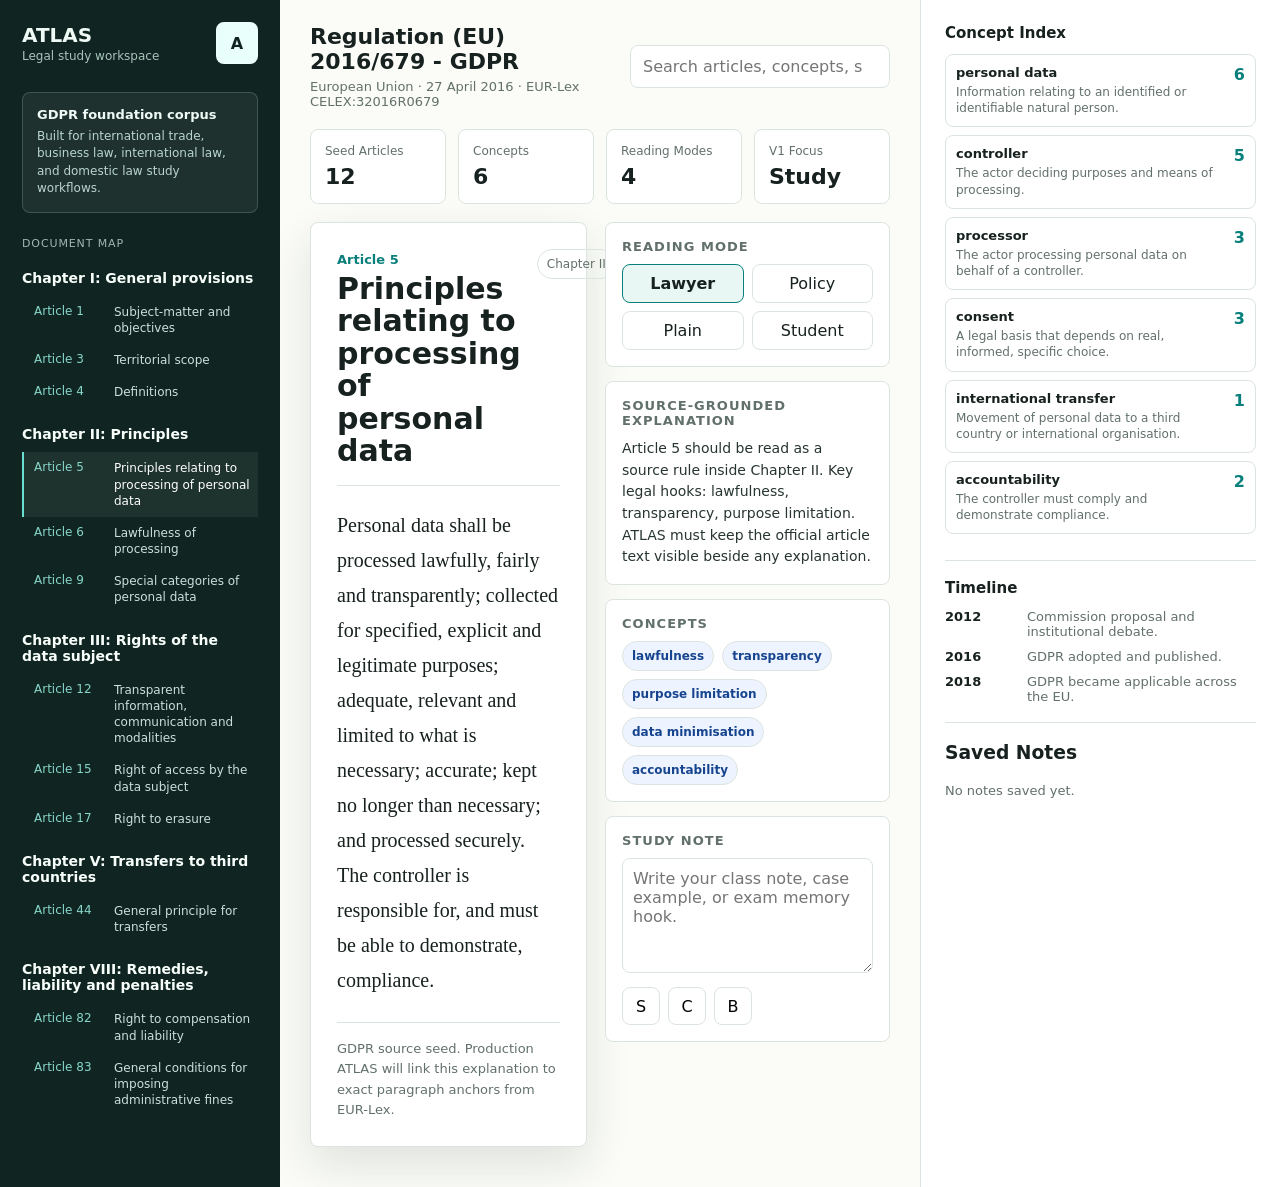
<file: index0.html>
<!doctype html>
<html lang="en">
  <head>
    <meta charset="utf-8">
    <meta name="viewport" content="width=device-width, initial-scale=1">
    <title>ATLAS - GDPR Study Workspace</title>
    <style>
      :root {
        --ink: #17211f;
        --muted: #62706b;
        --line: #dce4df;
        --paper: #fbfcf8;
        --panel: #ffffff;
        --nav: #102521;
        --blue: #276ef1;
        --teal: #087f7b;
        --gold: #b97812;
        --rose: #bd3d55;
        --soft-blue: #eef4ff;
        --soft-teal: #e9f7f4;
        --soft-gold: #fff5df;
        --shadow: 0 18px 45px rgba(19, 42, 36, 0.12);
      }

      * { box-sizing: border-box; }

      body {
        margin: 0;
        background: var(--paper);
        color: var(--ink);
        font-family: Inter, ui-sans-serif, system-ui, -apple-system, BlinkMacSystemFont, "Segoe UI", sans-serif;
      }

      button, input, textarea {
        font: inherit;
      }

      .app {
        min-height: 100vh;
        display: grid;
        grid-template-columns: 280px minmax(0, 1fr) 360px;
      }

      .sidebar {
        background: var(--nav);
        color: #effaf5;
        padding: 22px;
        min-height: 100vh;
        position: sticky;
        top: 0;
        overflow-y: auto;
      }

      .brand {
        display: flex;
        align-items: center;
        justify-content: space-between;
        gap: 12px;
        margin-bottom: 28px;
      }

      .mark {
        width: 42px;
        height: 42px;
        border: 1px solid rgba(255,255,255,0.25);
        display: grid;
        place-items: center;
        background: #e8fffb;
        color: var(--nav);
        font-weight: 900;
        border-radius: 8px;
      }

      .brand h1 {
        margin: 0;
        font-size: 20px;
        letter-spacing: 0;
      }

      .brand p {
        margin: 2px 0 0;
        color: #a9c4bb;
        font-size: 12px;
      }

      .status {
        border: 1px solid rgba(255,255,255,0.16);
        background: rgba(255,255,255,0.06);
        padding: 14px;
        border-radius: 8px;
        margin-bottom: 20px;
      }

      .status strong {
        display: block;
        font-size: 13px;
      }

      .status span {
        display: block;
        margin-top: 6px;
        color: #b9d6cd;
        font-size: 12px;
        line-height: 1.45;
      }

      .nav-title {
        margin: 24px 0 10px;
        color: #9fb7b0;
        font-size: 11px;
        text-transform: uppercase;
        letter-spacing: .08em;
      }

      .chapter {
        margin-bottom: 8px;
      }

      .chapter summary {
        cursor: pointer;
        list-style: none;
        padding: 10px 0;
        color: #f8fffb;
        font-weight: 700;
        font-size: 14px;
      }

      .chapter summary::-webkit-details-marker {
        display: none;
      }

      .article-link {
        width: 100%;
        display: grid;
        grid-template-columns: 72px 1fr;
        gap: 8px;
        text-align: left;
        color: #cbe0da;
        background: transparent;
        border: 0;
        border-left: 2px solid transparent;
        padding: 8px 4px 8px 10px;
        cursor: pointer;
      }

      .article-link:hover,
      .article-link.active {
        color: #ffffff;
        border-left-color: #68dfd1;
        background: rgba(255,255,255,0.06);
      }

      .article-link span:first-child {
        color: #87d6ca;
        font-size: 12px;
      }

      .article-link span:last-child {
        font-size: 12px;
        line-height: 1.35;
      }

      .main {
        min-width: 0;
        padding: 24px 30px 40px;
      }

      .topbar {
        display: flex;
        align-items: center;
        justify-content: space-between;
        gap: 20px;
        margin-bottom: 20px;
      }

      .document-title h2 {
        margin: 0;
        font-size: 22px;
        letter-spacing: 0;
      }

      .document-title p {
        margin: 5px 0 0;
        color: var(--muted);
        font-size: 13px;
      }

      .search {
        min-width: 260px;
        max-width: 380px;
        flex: 1;
        position: relative;
      }

      .search input {
        width: 100%;
        border: 1px solid var(--line);
        background: #fff;
        border-radius: 8px;
        padding: 11px 12px;
        outline: 0;
      }

      .search input:focus {
        border-color: var(--blue);
        box-shadow: 0 0 0 3px rgba(39, 110, 241, .12);
      }

      .metrics {
        display: grid;
        grid-template-columns: repeat(4, minmax(0, 1fr));
        gap: 12px;
        margin-bottom: 18px;
      }

      .metric {
        background: var(--panel);
        border: 1px solid var(--line);
        border-radius: 8px;
        padding: 14px;
      }

      .metric span {
        display: block;
        color: var(--muted);
        font-size: 12px;
      }

      .metric strong {
        display: block;
        margin-top: 6px;
        font-size: 22px;
      }

      .workspace {
        display: grid;
        grid-template-columns: minmax(0, 1fr) 285px;
        gap: 18px;
        align-items: start;
      }

      .reader,
      .study-card,
      .right-panel {
        background: var(--panel);
        border: 1px solid var(--line);
        border-radius: 8px;
        box-shadow: var(--shadow);
      }

      .reader {
        padding: 26px;
        min-height: 540px;
      }

      .article-meta {
        display: flex;
        justify-content: space-between;
        gap: 16px;
        align-items: flex-start;
        border-bottom: 1px solid var(--line);
        padding-bottom: 18px;
        margin-bottom: 22px;
      }

      .article-meta span {
        color: var(--teal);
        font-weight: 800;
        font-size: 13px;
      }

      .article-meta h3 {
        margin: 5px 0 0;
        font-size: 30px;
        line-height: 1.08;
        letter-spacing: 0;
      }

      .chapter-tag {
        color: var(--muted);
        font-size: 12px;
        border: 1px solid var(--line);
        padding: 7px 9px;
        border-radius: 999px;
        white-space: nowrap;
      }

      .article-text {
        font-family: Georgia, "Times New Roman", serif;
        font-size: 20px;
        line-height: 1.75;
      }

      .source-note {
        margin-top: 24px;
        border-top: 1px solid var(--line);
        padding-top: 16px;
        color: var(--muted);
        font-size: 13px;
        line-height: 1.55;
      }

      .tools {
        display: grid;
        gap: 14px;
      }

      .study-card {
        padding: 16px;
        box-shadow: none;
      }

      .study-card h4 {
        margin: 0 0 10px;
        font-size: 13px;
        text-transform: uppercase;
        letter-spacing: .08em;
        color: var(--muted);
      }

      .mode-grid {
        display: grid;
        grid-template-columns: repeat(2, 1fr);
        gap: 8px;
      }

      .mode {
        border: 1px solid var(--line);
        background: #fff;
        padding: 9px;
        border-radius: 8px;
        cursor: pointer;
        color: var(--ink);
      }

      .mode.active {
        border-color: var(--teal);
        background: var(--soft-teal);
        font-weight: 800;
      }

      .explain {
        margin: 0;
        color: #273530;
        line-height: 1.55;
        font-size: 14px;
      }

      .concepts {
        display: flex;
        flex-wrap: wrap;
        gap: 8px;
      }

      .pill {
        border: 1px solid var(--line);
        background: var(--soft-blue);
        color: #16448f;
        border-radius: 999px;
        padding: 7px 9px;
        font-size: 12px;
        font-weight: 700;
      }

      .note-box {
        width: 100%;
        min-height: 115px;
        resize: vertical;
        border: 1px solid var(--line);
        border-radius: 8px;
        padding: 10px;
        outline: 0;
      }

      .note-box:focus {
        border-color: var(--gold);
        box-shadow: 0 0 0 3px rgba(185, 120, 18, .12);
      }

      .actions {
        display: flex;
        gap: 8px;
        margin-top: 10px;
      }

      .icon-button {
        width: 38px;
        height: 38px;
        border-radius: 8px;
        border: 1px solid var(--line);
        background: #fff;
        cursor: pointer;
        display: grid;
        place-items: center;
      }

      .icon-button:hover {
        background: var(--soft-gold);
      }

      .right-panel {
        min-height: 100vh;
        border-top: 0;
        border-bottom: 0;
        border-right: 0;
        border-radius: 0;
        box-shadow: none;
        padding: 24px;
        position: sticky;
        top: 0;
        overflow-y: auto;
      }

      .panel-section {
        border-bottom: 1px solid var(--line);
        padding-bottom: 18px;
        margin-bottom: 18px;
      }

      .panel-section h3 {
        margin: 0 0 12px;
        font-size: 15px;
      }

      .concept-row {
        display: grid;
        grid-template-columns: 1fr auto;
        gap: 10px;
        border: 1px solid var(--line);
        border-radius: 8px;
        padding: 10px;
        margin-bottom: 8px;
        background: #fff;
      }

      .concept-row strong {
        display: block;
        font-size: 13px;
      }

      .concept-row span {
        display: block;
        margin-top: 4px;
        color: var(--muted);
        font-size: 12px;
        line-height: 1.35;
      }

      .count {
        color: var(--teal);
        font-weight: 900;
      }

      .timeline {
        display: grid;
        gap: 10px;
      }

      .timeline div {
        display: grid;
        grid-template-columns: 72px 1fr;
        gap: 10px;
        color: var(--muted);
        font-size: 13px;
      }

      .timeline strong {
        color: var(--ink);
      }

      .empty {
        color: var(--muted);
        font-size: 13px;
        line-height: 1.45;
      }

      mark {
        background: #fff0b8;
        padding: 0 2px;
      }

      @media (max-width: 1160px) {
        .app {
          grid-template-columns: 230px minmax(0, 1fr);
        }

        .right-panel {
          display: none;
        }

        .workspace {
          grid-template-columns: 1fr;
        }
      }

      @media (max-width: 760px) {
        .app {
          display: block;
        }

        .sidebar {
          position: static;
          min-height: 0;
        }

        .main {
          padding: 18px;
        }

        .topbar {
          display: block;
        }

        .search {
          margin-top: 14px;
          max-width: none;
        }

        .metrics {
          grid-template-columns: repeat(2, minmax(0, 1fr));
        }

        .article-meta {
          display: block;
        }

        .chapter-tag {
          display: inline-block;
          margin-top: 12px;
        }
      }
    </style>
  </head>
  <body>
    <div class="app">
      <aside class="sidebar">
        <div class="brand">
          <div>
            <h1>ATLAS</h1>
            <p>Legal study workspace</p>
          </div>
          <div class="mark">A</div>
        </div>

        <div class="status">
          <strong>GDPR foundation corpus</strong>
          <span>Built for international trade, business law, international law, and domestic law study workflows.</span>
        </div>

        <div class="nav-title">Document Map</div>
        <nav id="chapterNav"></nav>
      </aside>

      <main class="main">
        <div class="topbar">
          <div class="document-title">
            <h2 id="docTitle">Regulation (EU) 2016/679</h2>
            <p id="docMeta">European Union · 27 April 2016 · EUR-Lex CELEX:32016R0679</p>
          </div>
          <label class="search">
            <input id="searchInput" type="search" placeholder="Search articles, concepts, study prompts">
          </label>
        </div>

        <section class="metrics" aria-label="Corpus metrics">
          <div class="metric"><span>Seed Articles</span><strong id="articleCount">0</strong></div>
          <div class="metric"><span>Concepts</span><strong id="conceptCount">0</strong></div>
          <div class="metric"><span>Reading Modes</span><strong>4</strong></div>
          <div class="metric"><span>V1 Focus</span><strong>Study</strong></div>
        </section>

        <section class="workspace">
          <article class="reader">
            <div class="article-meta">
              <div>
                <span id="articleNumber"></span>
                <h3 id="articleTitle"></h3>
              </div>
              <div class="chapter-tag" id="articleChapter"></div>
            </div>
            <div class="article-text" id="articleText"></div>
            <div class="source-note" id="sourceNote"></div>
          </article>

          <aside class="tools">
            <section class="study-card">
              <h4>Reading Mode</h4>
              <div class="mode-grid" id="modeGrid">
                <button class="mode active" data-mode="lawyer">Lawyer</button>
                <button class="mode" data-mode="policy">Policy</button>
                <button class="mode" data-mode="plain">Plain</button>
                <button class="mode" data-mode="student">Student</button>
              </div>
            </section>

            <section class="study-card">
              <h4>Source-Grounded Explanation</h4>
              <p class="explain" id="explanation"></p>
            </section>

            <section class="study-card">
              <h4>Concepts</h4>
              <div class="concepts" id="articleConcepts"></div>
            </section>

            <section class="study-card">
              <h4>Study Note</h4>
              <textarea class="note-box" id="noteBox" placeholder="Write your class note, case example, or exam memory hook."></textarea>
              <div class="actions">
                <button class="icon-button" id="saveNote" title="Save note" aria-label="Save note">S</button>
                <button class="icon-button" id="clearNote" title="Clear note" aria-label="Clear note">C</button>
                <button class="icon-button" id="bookmark" title="Bookmark article" aria-label="Bookmark article">B</button>
              </div>
            </section>
          </aside>
        </section>
      </main>

      <aside class="right-panel">
        <section class="panel-section">
          <h3>Concept Index</h3>
          <div id="conceptIndex"></div>
        </section>

        <section class="panel-section">
          <h3>Timeline</h3>
          <div class="timeline">
            <div><strong>2012</strong><span>Commission proposal and institutional debate.</span></div>
            <div><strong>2016</strong><span>GDPR adopted and published.</span></div>
            <div><strong>2018</strong><span>GDPR became applicable across the EU.</span></div>
          </div>
        </section>

        <section>
          <h3>Saved Notes</h3>
          <div id="savedNotes" class="empty">No notes saved yet.</div>
        </section>
      </aside>
    </div>

    <script src="samples/gdpr/seed.js"></script>
    <script>
      const state = {
        articleId: "art-5",
        mode: "lawyer",
        query: "",
        notes: JSON.parse(localStorage.getItem("atlas.notes") || "{}"),
        bookmarks: JSON.parse(localStorage.getItem("atlas.bookmarks") || "[]")
      };

      const byId = id => document.getElementById(id);
      const articleById = id => ATLAS_SEED.articles.find(article => article.id === id);

      function escapeHtml(value) {
        return value.replace(/[&<>"']/g, char => ({
          "&": "&amp;",
          "<": "&lt;",
          ">": "&gt;",
          "\"": "&quot;",
          "'": "&#039;"
        }[char]));
      }

      function highlight(text) {
        const safe = escapeHtml(text);
        if (!state.query.trim()) return safe;
        const query = state.query.trim().replace(/[.*+?^${}()|[\]\\]/g, "\\$&");
        return safe.replace(new RegExp(query, "gi"), match => `<mark>${match}</mark>`);
      }

      function explanationFor(article) {
        const conceptList = article.concepts.slice(0, 3).join(", ");
        const modes = {
          lawyer: `${article.number} should be read as a source rule inside ${article.chapter}. Key legal hooks: ${conceptList}. ATLAS must keep the official article text visible beside any explanation.`,
          policy: `In policy terms, ${article.title.toLowerCase()} explains how GDPR changes institutional and business behaviour. It matters because it turns privacy into an operational governance obligation.`,
          plain: `In everyday terms: this article tells organisations what they can or cannot do with people's data, and what students should check first when analysing a real business situation.`,
          student: `Exam hook: ${article.studyPrompt} Connect this article to ${conceptList}, then cite ${article.number} as your source before giving examples.`
        };
        return modes[state.mode];
      }

      function renderNav() {
        const query = state.query.toLowerCase();
        byId("chapterNav").innerHTML = ATLAS_SEED.chapters.map(chapter => {
          const links = chapter.articles
            .map(articleById)
            .filter(Boolean)
            .filter(article => {
              if (!query) return true;
              return [article.number, article.title, article.text, article.concepts.join(" "), article.studyPrompt].join(" ").toLowerCase().includes(query);
            })
            .map(article => `
              <button class="article-link ${article.id === state.articleId ? "active" : ""}" data-article="${article.id}">
                <span>${article.number}</span>
                <span>${highlight(article.title)}</span>
              </button>
            `).join("");
          if (!links) return "";
          return `
            <details class="chapter" open>
              <summary>${chapter.label}: ${chapter.title}</summary>
              ${links}
            </details>
          `;
        }).join("");

        document.querySelectorAll("[data-article]").forEach(button => {
          button.addEventListener("click", () => {
            state.articleId = button.dataset.article;
            render();
          });
        });
      }

      function renderReader() {
        const article = articleById(state.articleId) || ATLAS_SEED.articles[0];
        byId("articleNumber").textContent = article.number;
        byId("articleTitle").innerHTML = highlight(article.title);
        byId("articleChapter").textContent = article.chapter;
        byId("articleText").innerHTML = highlight(article.text);
        byId("sourceNote").textContent = `${ATLAS_SEED.document.shortTitle} source seed. Production ATLAS will link this explanation to exact paragraph anchors from EUR-Lex.`;
        byId("explanation").textContent = explanationFor(article);
        byId("articleConcepts").innerHTML = article.concepts.map(concept => `<span class="pill">${escapeHtml(concept)}</span>`).join("");
        byId("noteBox").value = state.notes[article.id] || "";
      }

      function renderConceptIndex() {
        byId("conceptIndex").innerHTML = ATLAS_SEED.concepts.map(concept => `
          <div class="concept-row">
            <div>
              <strong>${escapeHtml(concept.label)}</strong>
              <span>${escapeHtml(concept.description)}</span>
            </div>
            <div class="count">${concept.articles.length}</div>
          </div>
        `).join("");
      }

      function renderNotes() {
        const entries = Object.entries(state.notes).filter(([, body]) => body.trim());
        if (!entries.length) {
          byId("savedNotes").className = "empty";
          byId("savedNotes").textContent = "No notes saved yet.";
          return;
        }
        byId("savedNotes").className = "";
        byId("savedNotes").innerHTML = entries.map(([id, body]) => {
          const article = articleById(id);
          return `
            <div class="concept-row">
              <div>
                <strong>${article ? article.number : id}</strong>
                <span>${escapeHtml(body.slice(0, 110))}${body.length > 110 ? "..." : ""}</span>
              </div>
            </div>
          `;
        }).join("");
      }

      function render() {
        byId("docTitle").textContent = `${ATLAS_SEED.document.title} - ${ATLAS_SEED.document.shortTitle}`;
        byId("docMeta").textContent = `${ATLAS_SEED.document.jurisdiction} · ${ATLAS_SEED.document.date} · ${ATLAS_SEED.document.source}`;
        byId("articleCount").textContent = ATLAS_SEED.articles.length;
        byId("conceptCount").textContent = ATLAS_SEED.concepts.length;
        renderNav();
        renderReader();
        renderConceptIndex();
        renderNotes();
      }

      byId("searchInput").addEventListener("input", event => {
        state.query = event.target.value;
        render();
      });

      document.querySelectorAll("[data-mode]").forEach(button => {
        button.addEventListener("click", () => {
          state.mode = button.dataset.mode;
          document.querySelectorAll("[data-mode]").forEach(item => item.classList.toggle("active", item === button));
          renderReader();
        });
      });

      byId("saveNote").addEventListener("click", () => {
        state.notes[state.articleId] = byId("noteBox").value;
        localStorage.setItem("atlas.notes", JSON.stringify(state.notes));
        renderNotes();
      });

      byId("clearNote").addEventListener("click", () => {
        delete state.notes[state.articleId];
        localStorage.setItem("atlas.notes", JSON.stringify(state.notes));
        renderReader();
        renderNotes();
      });

      byId("bookmark").addEventListener("click", () => {
        if (!state.bookmarks.includes(state.articleId)) {
          state.bookmarks.push(state.articleId);
          localStorage.setItem("atlas.bookmarks", JSON.stringify(state.bookmarks));
        }
      });

      render();
    </script>
  </body>
</html>
</file>
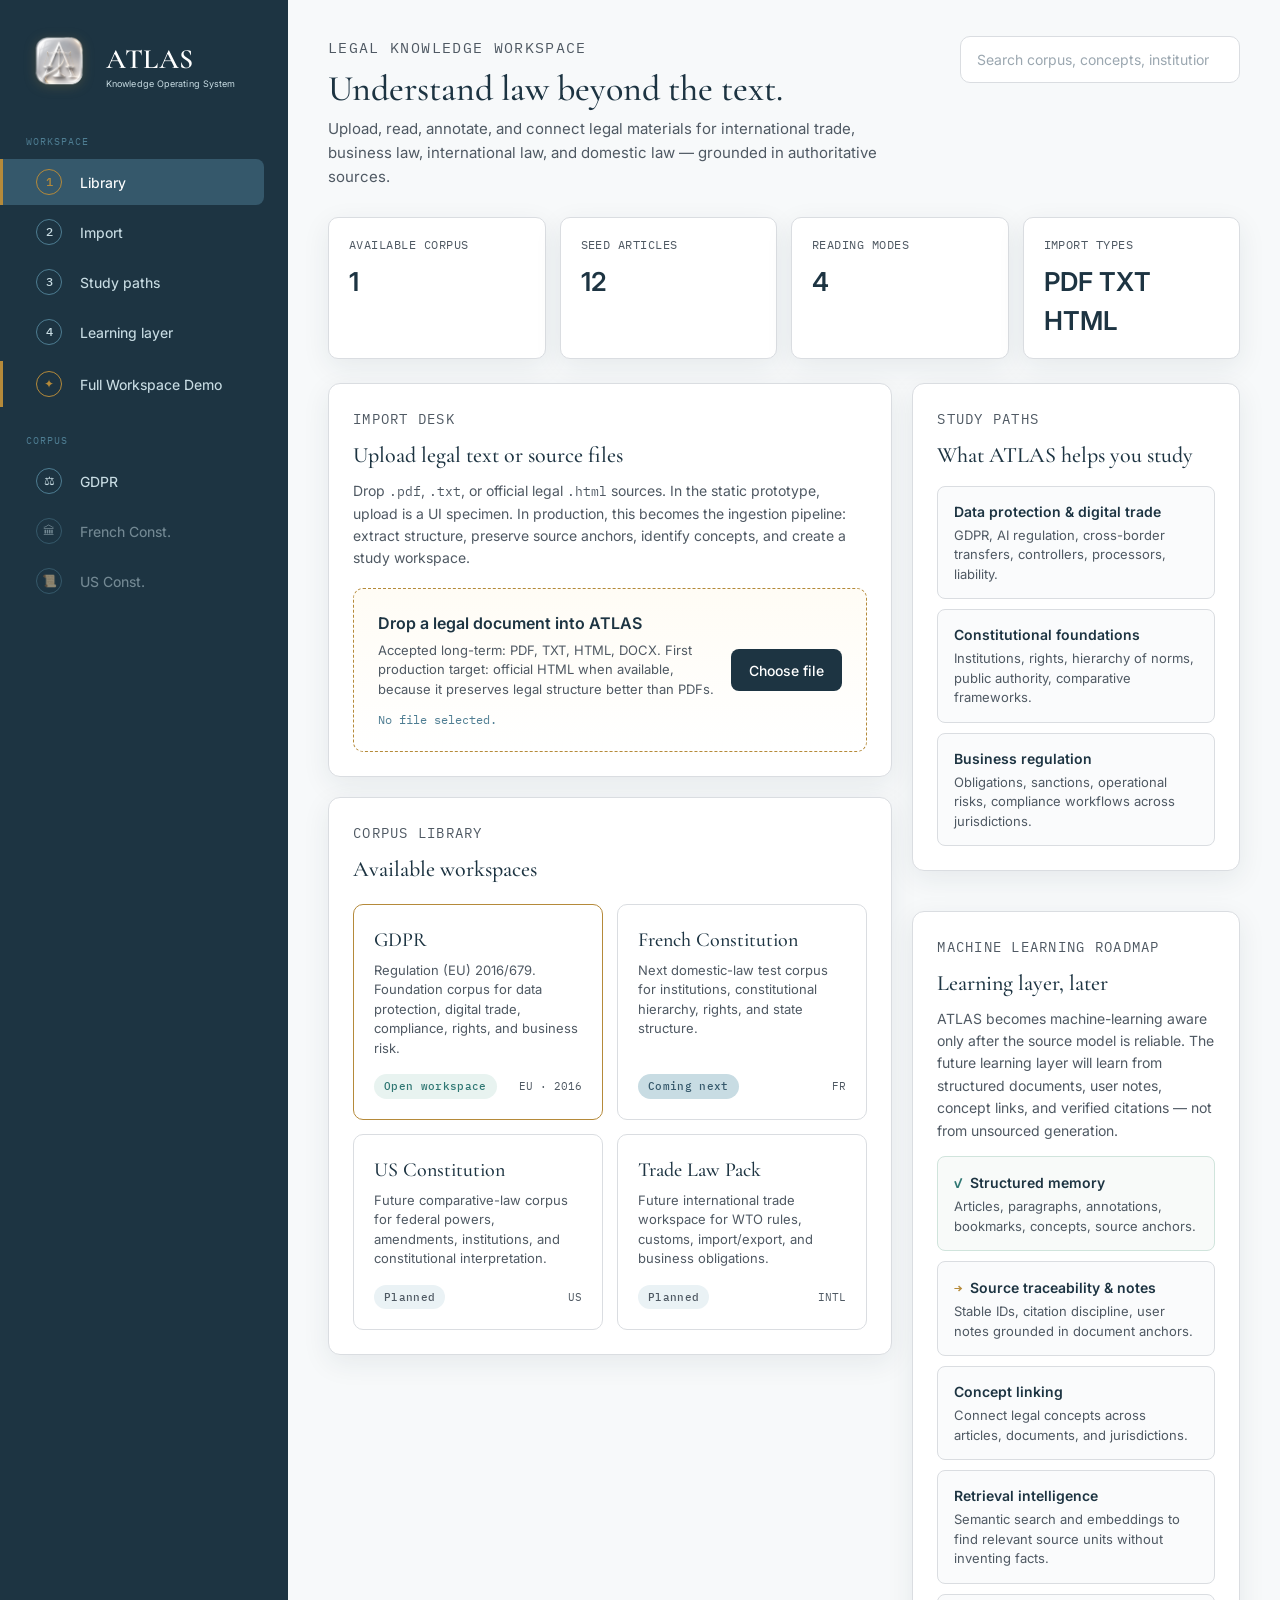
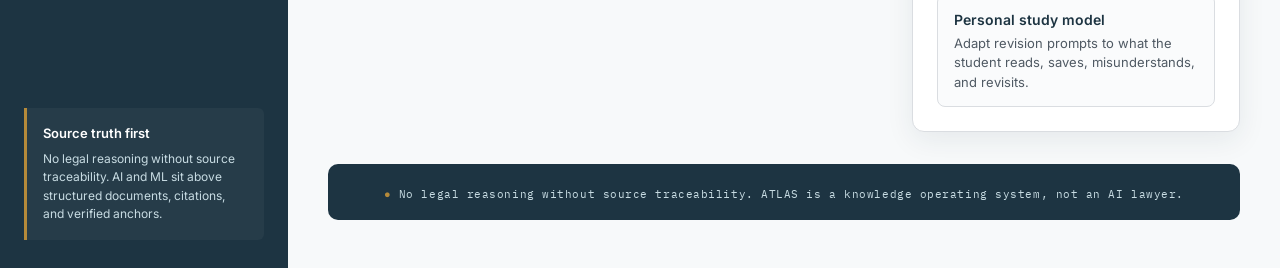
<file: index2.html>
<!doctype html>
<html lang="en">
  <head>
    <meta charset="utf-8">
    <meta name="viewport" content="width=device-width, initial-scale=1">
    <title>ATLAS — Legal Knowledge Workspace</title>

    <!-- Charter typography: Cormorant Garamond (display), Inter (UI), IBM Plex Mono (references) -->
    <link rel="preconnect" href="https://fonts.googleapis.com">
    <link rel="preconnect" href="https://fonts.gstatic.com" crossorigin>
    <link href="https://fonts.googleapis.com/css2?family=Cormorant+Garamond:ital,wght@0,400;0,500;0,600;1,400&family=IBM+Plex+Mono:wght@400;500&family=Inter:opsz,wght@14..32,400..600&display=swap" rel="stylesheet">

    <style>
      /* ═══════════ CHARTER COLOURS ═══════════ */
      :root {
        --parchment: #F4EEE5;
        --archive-sand: #EBE4D9;
        --app-white: #F7F9FA;
        --stone-grey: #DADDE1;
        --graphite: #4F5963;
        --navy: #1D3442;
        --observatory: #35586B;
        --atlantic: #4E7D92;
        --glacier: #C8DCE3;
        --mist: #EAF2F5;
        --champagne: #B58A3A;

        --ink: #101820;
        --panel-bg: #FFFFFF;
        --shadow: 0 8px 28px rgba(29, 52, 66, 0.08);
        --shadow-hover: 0 14px 38px rgba(29, 52, 66, 0.12);

        /* Charter typography stack */
        --serif-display: "Cormorant Garamond", "Times New Roman", Times, serif;
        --sans-ui: "Inter", system-ui, -apple-system, sans-serif;
        --mono-ref: "IBM Plex Mono", ui-monospace, monospace;
      }

      * { box-sizing: border-box; margin: 0; padding: 0; }

      body {
        background: var(--app-white);
        color: var(--graphite);
        font-family: var(--sans-ui);
        line-height: 1.5;
        -webkit-font-smoothing: antialiased;
      }

      a { color: inherit; text-decoration: none; }
      button, input { font: inherit; }

      /* ═══════════ LAYOUT ═══════════ */
      .app {
        min-height: 100vh;
        display: grid;
        grid-template-columns: 288px minmax(0, 1fr);
      }

      /* ═══════════ SIDEBAR — Atlas Navy ═══════════ */
      .sidebar {
        background: var(--navy);
        color: #EAF2F5;
        padding: 32px 24px 28px;
        min-height: 100vh;
        position: sticky;
        top: 0;
        display: flex;
        flex-direction: column;
      }

      .brand {
        display: flex;
        align-items: center;
        gap: 12px;
        margin-bottom: 32px;
      }

      .brand-logo {
        width: 70px;
        height: 70px;
        object-fit: contain;
        filter: drop-shadow(0 2px 6px rgba(181, 138, 58, 0.25));
      }

      .brand h1 {
        font-family: var(--serif-display);
        font-size: 28px;
        font-weight: 600;
        letter-spacing: 0.02em;
        color: #FFFFFF;
        line-height: 1.1;
      }

      .brand p {
        font-family: var(--sans-ui);
        font-size: 9px;
        color: var(--glacier);
        margin-top: 2px;
        letter-spacing: 0.01em;
      }

      .nav-section {
        margin-bottom: 22px;
      }

      .nav-title {
        font-family: var(--mono-ref);
        font-size: 10px;
        letter-spacing: 0.1em;
        text-transform: uppercase;
        color: var(--atlantic);
        margin-bottom: 10px;
        padding-left: 2px;
      }

      .side-link {
        display: grid;
        grid-template-columns: 32px 1fr;
        align-items: center;
        gap: 12px;
        padding: 10px 12px;
        border-radius: 8px;
        color: var(--glacier);
        font-size: 14px;
        font-weight: 450;
        transition: background 0.15s ease, color 0.15s ease;
        margin-bottom: 4px;
      }

      .side-link:hover {
        background: var(--observatory);
        color: #FFFFFF;
      }

      .side-link.active {
        background: var(--observatory);
        color: #FFFFFF;
        border-left: 3px solid var(--champagne);
        border-radius: 0 8px 8px 0;
        margin-left: -24px;
        padding-left: 33px;
      }

      .step {
        width: 26px;
        height: 26px;
        border: 1px solid var(--atlantic);
        border-radius: 50%;
        display: grid;
        place-items: center;
        font-family: var(--mono-ref);
        font-size: 12px;
        color: var(--glacier);
      }

      .side-link.active .step {
        border-color: var(--champagne);
        color: var(--champagne);
      }

      .sidebar-principle {
        margin-top: auto;
        padding: 16px;
        background: rgba(255, 255, 255, 0.04);
        border-left: 3px solid var(--champagne);
        border-radius: 0 6px 6px 0;
      }

      .sidebar-principle strong {
        display: block;
        font-size: 13px;
        font-weight: 600;
        color: #FFFFFF;
      }

      .sidebar-principle span {
        display: block;
        margin-top: 6px;
        font-size: 12px;
        color: var(--glacier);
        line-height: 1.55;
      }

      /* ═══════════ MAIN ═══════════ */
      .main {
        min-width: 0;
        padding: 36px 40px 48px;
      }

      .topbar {
        display: flex;
        align-items: flex-start;
        justify-content: space-between;
        gap: 24px;
        margin-bottom: 28px;
        flex-wrap: wrap;
      }

      .eyebrow {
        font-family: var(--mono-ref);
        font-size: 11px;
        letter-spacing: 0.09em;
        text-transform: uppercase;
        color: var(--atlantic);
        margin-bottom: 8px;
      }

      .topbar h2 {
        font-family: var(--serif-display);
        font-size: 36px;
        font-weight: 500;
        color: var(--navy);
        line-height: 1.15;
        margin-bottom: 8px;
      }

      .topbar p {
        max-width: 580px;
        color: var(--graphite);
        font-size: 15px;
        line-height: 1.6;
      }

      .search {
        min-width: 280px;
        max-width: 360px;
        flex-shrink: 0;
      }

      .search input {
        width: 100%;
        border: 1px solid var(--stone-grey);
        background: var(--panel-bg);
        border-radius: 10px;
        padding: 12px 16px;
        font-size: 14px;
        color: var(--navy);
        outline: none;
        transition: border-color 0.2s ease, box-shadow 0.2s ease;
      }

      .search input::placeholder {
        color: #9BA7B0;
      }

      .search input:focus {
        border-color: var(--atlantic);
        box-shadow: 0 0 0 3px rgba(78, 125, 146, 0.12);
      }

      /* ═══════════ METRICS ═══════════ */
      .metrics {
        display: grid;
        grid-template-columns: repeat(4, minmax(0, 1fr));
        gap: 14px;
        margin-bottom: 24px;
      }

      .metric {
        background: var(--panel-bg);
        border: 1px solid var(--stone-grey);
        border-radius: 10px;
        padding: 18px 20px;
        box-shadow: var(--shadow);
      }

      .metric span {
        display: block;
        font-size: 12px;
        color: var(--graphite);
        font-family: var(--mono-ref);
        letter-spacing: 0.04em;
        text-transform: uppercase;
      }

      .metric strong {
        display: block;
        margin-top: 8px;
        font-size: 26px;
        font-weight: 600;
        color: var(--navy);
        font-family: var(--sans-ui);
      }

      /* ═══════════ DASHBOARD ═══════════ */
      .dashboard {
        display: grid;
        grid-template-columns: minmax(0, 1.55fr) minmax(320px, 0.9fr);
        gap: 20px;
        align-items: start;
      }

      /* ═══════════ PANELS ═══════════ */
      .panel {
        background: var(--panel-bg);
        border: 1px solid var(--stone-grey);
        border-radius: 12px;
        padding: 24px;
        box-shadow: var(--shadow);
      }

      .panel h3 {
        font-family: var(--serif-display);
        font-size: 22px;
        font-weight: 500;
        color: var(--navy);
        margin-bottom: 8px;
      }

      .panel p {
        color: var(--graphite);
        font-size: 14px;
        line-height: 1.6;
      }

      .panel + .panel {
        margin-top: 20px;
      }

      /* ═══════════ UPLOAD ZONE ═══════════ */
      .upload-zone {
        margin-top: 18px;
        border: 1px dashed var(--champagne);
        background: linear-gradient(180deg, #FFFCF5, #FFFFFF);
        border-radius: 10px;
        padding: 22px 24px;
        display: grid;
        grid-template-columns: 1fr auto;
        align-items: center;
        gap: 16px;
      }

      .upload-zone strong {
        display: block;
        font-size: 16px;
        font-weight: 600;
        color: var(--navy);
      }

      .upload-zone span {
        display: block;
        margin-top: 6px;
        color: var(--graphite);
        font-size: 13px;
        line-height: 1.5;
      }

      .file-input {
        position: relative;
        overflow: hidden;
        flex-shrink: 0;
      }

      .file-input input {
        position: absolute;
        inset: 0;
        opacity: 0;
        cursor: pointer;
      }

      /* ═══════════ BUTTONS ═══════════ */
      .button {
        display: inline-flex;
        align-items: center;
        justify-content: center;
        min-height: 42px;
        border-radius: 8px;
        padding: 10px 18px;
        font-size: 14px;
        font-weight: 500;
        font-family: var(--sans-ui);
        cursor: pointer;
        border: none;
        background: var(--navy);
        color: #FFFFFF;
        transition: background 0.2s ease, box-shadow 0.2s ease;
      }

      .button:hover {
        background: var(--observatory);
        box-shadow: 0 4px 14px rgba(29, 52, 66, 0.18);
      }

      .file-status {
        margin-top: 12px;
        font-family: var(--mono-ref);
        font-size: 12px;
        color: var(--atlantic);
      }


      .review-panel {
        margin-top: 18px;
        border: 1px solid rgba(181, 138, 58, 0.45);
        border-left: 4px solid var(--champagne);
        background: var(--panel-bg);
        border-radius: 8px;
        padding: 18px;
        box-shadow: var(--shadow);
      }

      .review-panel[hidden] {
        display: none;
      }

      .review-header {
        display: flex;
        align-items: flex-start;
        justify-content: space-between;
        gap: 16px;
        margin-bottom: 14px;
      }

      .review-header h4 {
        margin: 0;
        font-family: var(--serif-display);
        font-size: 22px;
        font-weight: 500;
        color: var(--navy);
      }

      .review-header p {
        margin: 6px 0 0;
        color: var(--graphite);
      }

      .confidence-badge {
        border: 1px solid var(--stone-grey);
        border-radius: 8px;
        padding: 8px 10px;
        color: var(--navy);
        background: #FFF4DC;
        font-family: var(--mono-ref);
        font-size: 12px;
        white-space: nowrap;
      }

      .type-options {
        display: grid;
        grid-template-columns: repeat(2, minmax(0, 1fr));
        gap: 10px;
        margin: 14px 0;
      }

      .type-option {
        border: 1px solid var(--stone-grey);
        background: #fff;
        border-radius: 8px;
        padding: 11px;
        cursor: pointer;
        text-align: left;
        color: var(--ink);
      }

      .type-option:hover,
      .type-option.active {
        border-color: var(--champagne);
        background: #FFF4DC;
      }

      .type-option strong,
      .type-option span {
        display: block;
      }

      .type-option span {
        margin-top: 4px;
        color: var(--graphite);
        font-family: var(--mono-ref);
        font-size: 12px;
      }

      .signal-list {
        margin: 10px 0 0;
        padding: 0;
        list-style: none;
        display: grid;
        gap: 7px;
      }

      .signal-list li {
        border: 1px solid var(--stone-grey);
        border-radius: 8px;
        padding: 9px;
        color: var(--graphite);
        background: #fff;
      }

      .review-actions {
        display: flex;
        flex-wrap: wrap;
        gap: 10px;
        margin-top: 14px;
      }

      .ghost-button {
        display: inline-flex;
        align-items: center;
        justify-content: center;
        min-height: 42px;
        border-radius: 8px;
        padding: 10px 18px;
        font-size: 14px;
        font-weight: 500;
        font-family: var(--sans-ui);
        cursor: pointer;
        border: 1px solid var(--stone-grey);
        background: #fff;
        color: var(--navy);
      }

      /* ═══════════ CORPUS GRID ═══════════ */
      .corpus-grid,
      .type-options {
        display: grid;
        grid-template-columns: repeat(2, minmax(0, 1fr));
        gap: 14px;
        margin-top: 18px;
      }

      .corpus-card {
        background: var(--panel-bg);
        border: 1px solid var(--stone-grey);
        border-radius: 10px;
        padding: 20px;
        min-height: 170px;
        display: flex;
        flex-direction: column;
        justify-content: space-between;
        transition: border-color 0.2s ease, box-shadow 0.2s ease;
        text-decoration: none;
        color: inherit;
      }

      .corpus-card:hover {
        border-color: var(--atlantic);
        box-shadow: var(--shadow-hover);
      }

      .corpus-card.available {
        border-color: var(--champagne);
        border-width: 1px;
      }

      .corpus-card h4 {
        font-family: var(--serif-display);
        font-size: 20px;
        font-weight: 500;
        color: var(--navy);
        margin-bottom: 6px;
      }

      .corpus-card p {
        font-size: 13px;
        color: var(--graphite);
        line-height: 1.5;
      }

      .card-footer {
        display: flex;
        align-items: center;
        justify-content: space-between;
        gap: 10px;
        margin-top: 16px;
        font-family: var(--mono-ref);
        font-size: 11px;
        color: var(--graphite);
      }

      /* ═══════════ STATUS BADGES ═══════════ */
      .status-badge {
        display: inline-block;
        padding: 4px 10px;
        border-radius: 20px;
        font-family: var(--mono-ref);
        font-size: 11px;
        font-weight: 500;
        letter-spacing: 0.03em;
      }

      .status-badge.active {
        background: #E8F3F0;
        color: #2F7773;
      }

      .status-badge.coming {
        background: var(--glacier);
        color: var(--observatory);
      }

      .status-badge.planned {
        background: var(--mist);
        color: var(--graphite);
      }

      .status-badge.in-force {
        background: #FFF4DC;
        color: var(--champagne);
      }

      /* ═══════════ RIGHT STACK ═══════════ */
      .right-stack {
        display: grid;
        gap: 20px;
      }

      .path-list,
      .roadmap-list {
        display: grid;
        gap: 10px;
        margin-top: 14px;
      }

      .path,
      .roadmap-item {
        border: 1px solid var(--stone-grey);
        border-radius: 8px;
        padding: 14px 16px;
        background: #FAFBFC;
      }

      .path strong,
      .roadmap-item strong {
        display: block;
        font-size: 14px;
        font-weight: 600;
        color: var(--navy);
      }

      .path span,
      .roadmap-item span {
        display: block;
        margin-top: 4px;
        font-size: 13px;
        color: var(--graphite);
        line-height: 1.5;
      }

      .roadmap-item.done {
        background: #F8FAF9;
        border-color: #D0E4DC;
      }

      .roadmap-item.done strong::before {
        content: "✓ ";
        color: #2F7773;
        font-family: var(--mono-ref);
      }

      .roadmap-item.current strong::before {
        content: "→ ";
        color: var(--champagne);
        font-family: var(--mono-ref);
      }

      /* ═══════════ FOOTER ═══════════ */
      .workspace-footer {
        margin-top: 32px;
        padding: 16px 20px;
        background: var(--navy);
        border-radius: 10px;
        text-align: center;
      }

      .workspace-footer span {
        font-family: var(--mono-ref);
        font-size: 11px;
        letter-spacing: 0.05em;
        color: var(--glacier);
      }

      .workspace-footer .gold-dot {
        color: var(--champagne);
      }

      /* ═══════════ RESPONSIVE ═══════════ */
      @media (max-width: 1100px) {
        .app {
          grid-template-columns: 250px minmax(0, 1fr);
        }

        .dashboard {
          grid-template-columns: 1fr;
        }

        .corpus-grid {
          grid-template-columns: 1fr 1fr;
        }

        .metrics {
          grid-template-columns: repeat(2, 1fr);
        }
      }

      @media (max-width: 780px) {
        .app {
          display: block;
        }

        .sidebar {
          position: static;
          min-height: auto;
          padding: 20px;
        }

        .side-link.active {
          margin-left: 0;
          padding-left: 12px;
          border-radius: 8px;
          border-left: none;
          background: var(--observatory);
        }

        .main {
          padding: 20px;
        }

        .topbar {
          display: block;
        }

        .topbar h2 {
          font-size: 28px;
        }

        .search {
          margin-top: 16px;
          max-width: none;
        }

        .upload-zone {
          grid-template-columns: 1fr;
        }

        .metrics {
          grid-template-columns: 1fr 1fr;
        }

        .corpus-grid {
          grid-template-columns: 1fr;
        }
      }
    </style>
  </head>
  <body>
    <div class="app">

      <!-- ═══════════ SIDEBAR — Atlas Navy ═══════════ -->
      <aside class="sidebar">
        <div class="brand">
          <img class="brand-logo" src="assets/main_logo.png" alt="ATLAS logo">
          <div>
            <h1>ATLAS</h1>
            <p>Knowledge Operating System</p>
          </div>
        </div>
        
        <div class="nav-section">
      <div class="nav-title">Workspace</div>
      <a class="side-link active" href="index.html">
        <span class="step">1</span><span>Library</span>
      </a>
      <a class="side-link" href="#upload">
        <span class="step">2</span><span>Import</span>
      </a>
      <a class="side-link" href="#paths">
        <span class="step">3</span><span>Study paths</span>
      </a>
      <a class="side-link" href="#learning">
        <span class="step">4</span><span>Learning layer</span>
      </a>
      <a class="side-link" href="app.html" style="margin-top:6px; border-left: 3px solid var(--champagne); border-radius: 0 8px 8px 0; margin-left:-24px; padding-left:33px;">
        <span class="step" style="border-color:var(--champagne); color:var(--champagne);">✦</span><span>Full Workspace Demo</span>
      </a>
    </div>

        <div class="nav-section">
          <div class="nav-title">Corpus</div>
          <a class="side-link" href="documents/gdpr.html">
            <span class="step">⚖</span><span>GDPR</span>
          </a>
          <a class="side-link" href="#" style="opacity:0.5; pointer-events:none;">
            <span class="step">🏛</span><span>French Const.</span>
          </a>
          <a class="side-link" href="#" style="opacity:0.5; pointer-events:none;">
            <span class="step">📜</span><span>US Const.</span>
          </a>
        </div>

        <div class="sidebar-principle">
          <strong>Source truth first</strong>
          <span>No legal reasoning without source traceability. AI and ML sit above structured documents, citations, and verified anchors.</span>
        </div>
      </aside>

      <!-- ═══════════ MAIN WORKSPACE ═══════════ -->
      <main class="main">
        <header class="topbar">
          <div>
            <p class="eyebrow">Legal Knowledge Workspace</p>
            <h2>Understand law beyond the text.</h2>
            <p>Upload, read, annotate, and connect legal materials for international trade, business law, international law, and domestic law — grounded in authoritative sources.</p>
          </div>
          <label class="search">
            <input id="workspaceSearch" type="search" placeholder="Search corpus, concepts, institutions…">
          </label>
        </header>

        <!-- Metrics -->
        <section class="metrics" aria-label="Workspace metrics">
          <div class="metric"><span>Available Corpus</span><strong>1</strong></div>
          <div class="metric"><span>Seed Articles</span><strong>12</strong></div>
          <div class="metric"><span>Reading Modes</span><strong>4</strong></div>
          <div class="metric"><span>Import Types</span><strong>PDF TXT HTML</strong></div>
        </section>

        <!-- Dashboard -->
        <section class="dashboard">
          <div>
            <!-- Upload / Import -->
            <section class="panel" id="upload">
              <p class="eyebrow">Import Desk</p>
              <h3>Upload legal text or source files</h3>
              <p>Drop <code style="font-family:var(--mono-ref); font-size:13px;">.pdf</code>, <code style="font-family:var(--mono-ref); font-size:13px;">.txt</code>, or official legal <code style="font-family:var(--mono-ref); font-size:13px;">.html</code> sources. In the static prototype, upload is a UI specimen. In production, this becomes the ingestion pipeline: extract structure, preserve source anchors, identify concepts, and create a study workspace.</p>

              <div class="upload-zone">
                <div>
                  <strong>Drop a legal document into ATLAS</strong>
                  <span>Accepted long-term: PDF, TXT, HTML, DOCX. First production target: official HTML when available, because it preserves legal structure better than PDFs.</span>
                  <div class="file-status" id="fileStatus">No file selected.</div>
                </div>
                
                <label class="file-input button">
                  Choose file
                  <input id="fileInput" type="file" accept=".pdf,.txt,.html,.htm,.docx">
                </label> 
              </div>

     <section class="review-panel" id="reviewPanel" hidden aria-live="polite">
                <div class="review-header">
                  <div>
                    <p class="eyebrow">Document Type Review</p>
                    <h4 id="reviewTitle">Confirm document type</h4>
                    <p id="reviewSummary">ATLAS needs your confirmation before parsing.</p>
                  </div>
                  <div class="confidence-badge" id="confidenceBadge">0%</div>
                </div>

                <div class="type-options" id="typeOptions"></div>

                <p class="eyebrow">Signals Used</p>
                <ul class="signal-list" id="signalList"></ul>

                <div class="review-actions">
                  <button class="button" id="confirmTypeButton" type="button">Confirm type</button>
                  <button class="ghost-button" id="dismissReviewButton" type="button">Cancel review</button>
                </div>
              </section>
            </section>




            
            <!-- Corpus Library -->
            <section class="panel" style="margin-top:20px;">
              <p class="eyebrow">Corpus Library</p>
              <h3>Available workspaces</h3>
              <div class="corpus-grid" id="corpusGrid">
                <a class="corpus-card available" href="documents/gdpr.html" data-search="gdpr european union privacy data protection trade business regulation">
                  <div>
                    <h4>GDPR</h4>
                    <p>Regulation (EU) 2016/679. Foundation corpus for data protection, digital trade, compliance, rights, and business risk.</p>
                  </div>
                  <div class="card-footer">
                    <span class="status-badge active">Open workspace</span>
                    <span>EU · 2016</span>
                  </div>
                </a>

                <article class="corpus-card" data-search="french constitution domestic law france institutions constitutional">
                  <div>
                    <h4>French Constitution</h4>
                    <p>Next domestic-law test corpus for institutions, constitutional hierarchy, rights, and state structure.</p>
                  </div>
                  <div class="card-footer">
                    <span class="status-badge coming">Coming next</span>
                    <span>FR</span>
                  </div>
                </article>

                <article class="corpus-card" data-search="us constitution united states constitutional federal rights">
                  <div>
                    <h4>US Constitution</h4>
                    <p>Future comparative-law corpus for federal powers, amendments, institutions, and constitutional interpretation.</p>
                  </div>
                  <div class="card-footer">
                    <span class="status-badge planned">Planned</span>
                    <span>US</span>
                  </div>
                </article>

                <article class="corpus-card" data-search="wto international trade business import export">
                  <div>
                    <h4>Trade Law Pack</h4>
                    <p>Future international trade workspace for WTO rules, customs, import/export, and business obligations.</p>
                  </div>
                  <div class="card-footer">
                    <span class="status-badge planned">Planned</span>
                    <span>INTL</span>
                  </div>
                </article>
              </div>
            </section>
          </div>

          <!-- Right stack -->
          <aside class="right-stack">
            <!-- Study Paths -->
            <section class="panel" id="paths">
              <p class="eyebrow">Study Paths</p>
              <h3>What ATLAS helps you study</h3>
              <div class="path-list">
                <div class="path">
                  <strong>Data protection & digital trade</strong>
                  <span>GDPR, AI regulation, cross-border transfers, controllers, processors, liability.</span>
                </div>
                <div class="path">
                  <strong>Constitutional foundations</strong>
                  <span>Institutions, rights, hierarchy of norms, public authority, comparative frameworks.</span>
                </div>
                <div class="path">
                  <strong>Business regulation</strong>
                  <span>Obligations, sanctions, operational risks, compliance workflows across jurisdictions.</span>
                </div>
              </div>
            </section>

            <!-- ML Roadmap -->
            <section class="panel" id="learning">
              <p class="eyebrow">Machine Learning Roadmap</p>
              <h3>Learning layer, later</h3>
              <p style="margin-bottom:14px;">ATLAS becomes machine-learning aware only after the source model is reliable. The future learning layer will learn from structured documents, user notes, concept links, and verified citations — not from unsourced generation.</p>
              <div class="roadmap-list">
                <div class="roadmap-item done">
                  <strong>Structured memory</strong>
                  <span>Articles, paragraphs, annotations, bookmarks, concepts, source anchors.</span>
                </div>
                <div class="roadmap-item current">
                  <strong>Source traceability & notes</strong>
                  <span>Stable IDs, citation discipline, user notes grounded in document anchors.</span>
                </div>
                <div class="roadmap-item">
                  <strong>Concept linking</strong>
                  <span>Connect legal concepts across articles, documents, and jurisdictions.</span>
                </div>
                <div class="roadmap-item">
                  <strong>Retrieval intelligence</strong>
                  <span>Semantic search and embeddings to find relevant source units without inventing facts.</span>
                </div>
                <div class="roadmap-item">
                  <strong>Personal study model</strong>
                  <span>Adapt revision prompts to what the student reads, saves, misunderstands, and revisits.</span>
                </div>
              </div>
            </section>
          </aside>
        </section>

        <!-- Footer -->
        <footer class="workspace-footer">
          <span><span class="gold-dot">●</span> No legal reasoning without source traceability. ATLAS is a knowledge operating system, not an AI lawyer.</span>
        </footer>
      </main>
    </div>

    <script src="data/pipeline/extractor.js"></script>
    <script src="data/pipeline/document-detector.js"></script>
    <script>
      const fileInput = document.getElementById("fileInput");
      const fileStatus = document.getElementById("fileStatus");
      const search = document.getElementById("workspaceSearch");
      const cards = Array.from(document.querySelectorAll("[data-search]"));
      const reviewPanel = document.getElementById("reviewPanel");
      const reviewTitle = document.getElementById("reviewTitle");
      const reviewSummary = document.getElementById("reviewSummary");
      const confidenceBadge = document.getElementById("confidenceBadge");
      const typeOptions = document.getElementById("typeOptions");
      const signalList = document.getElementById("signalList");
      const confirmTypeButton = document.getElementById("confirmTypeButton");
      const dismissReviewButton = document.getElementById("dismissReviewButton");
      const documentTypeChoices = [
        { type: "constitution", label: "Constitution", parser: "constitution-parser.js" },
        { type: "regulation", label: "Regulation", parser: "regulation-parser.js" },
        { type: "directive", label: "Directive", parser: "directive-parser.js" },
        { type: "treaty", label: "Treaty", parser: "treaty-parser.js" },
        { type: "statute", label: "Statute / Act", parser: "statute-parser.js" },
        { type: "judgment", label: "Judgment", parser: "judgment-parser.js" },
        { type: "contract", label: "Contract", parser: "contract-parser.js" },
        { type: "unknown", label: "Generic / Unknown", parser: "generic-parser.js" }
      ];
      let pendingDetection = null;
      let selectedType = null;

     // fileInput.addEventListener("change", event => {
     fileInput.addEventListener("change", async event => {

        const file = event.target.files[0];

       // fileStatus.textContent = file
       //   ? `${file.name} selected. Ingestion pipeline not connected yet.` : "No file selected.";
        hideReview();

        if (!file) {
          fileStatus.textContent = "No file selected.";
          return;
        }

        fileStatus.textContent = `${file.name} selected. Extracting text and detecting document type...`;

        try {
          if (!window.ATLAS_Extractor || !window.ATLAS_DocumentDetector) {
            throw new Error("ATLAS ingestion modules are not loaded.");
          }

          const extraction = await window.ATLAS_Extractor.extract(file);
          const detection = window.ATLAS_DocumentDetector.detect(extraction);

          pendingDetection = {
            extraction,
            detection,
            confirmed: detection.decision === "auto",
            confirmedType: detection.decision === "auto" ? detection.type : null
          };

          if (detection.decision === "auto") {
            fileStatus.textContent = `${file.name} detected as ${detection.label} (${detection.confidence}% confidence). Ready for parser handoff.`;
            showReview(detection, true);
          } else {
            fileStatus.textContent = `${file.name} needs document-type confirmation before parsing.`;
            showReview(detection, false);
          }
        } catch (error) {
          fileStatus.textContent = error.message;
        }
      });

      search.addEventListener("input", event => {
        const query = event.target.value.trim().toLowerCase();
        cards.forEach(card => {
          const haystack = `${card.textContent} ${card.dataset.search}`.toLowerCase();
          card.style.display = haystack.includes(query) ? "" : "none";
        });

      confirmTypeButton.addEventListener("click", () => {
        if (!pendingDetection || !selectedType) return;
        });
        
        const choice = documentTypeChoices.find(item => item.type === selectedType);
        pendingDetection.confirmed = true;
        pendingDetection.confirmedType = selectedType;
        pendingDetection.confirmedParser = choice ? choice.parser : "generic-parser.js";
        pendingDetection.detection = {
          ...pendingDetection.detection,
          type: selectedType,
          label: choice ? choice.label : "Generic / Unknown",
          parser: choice ? choice.parser : "generic-parser.js",
          decision: "user-confirmed",
          confirmedByUser: true
        };

        fileStatus.textContent = `Confirmed as ${pendingDetection.detection.label}. Parser handoff: ${pendingDetection.detection.parser}.`;
        reviewSummary.textContent = "Document type confirmed. The next pipeline step can safely call the matching parser.";
      });

      dismissReviewButton.addEventListener("click", () => {
        hideReview();
        if (pendingDetection && pendingDetection.extraction) {
          fileStatus.textContent = `${pendingDetection.extraction.filename} selected. Review cancelled; parsing is paused.`;
        }
      });

      function showReview(detection, autoAccepted) {
        selectedType = detection.type === "unknown" && detection.candidate ? detection.candidate : detection.type;
        if (!documentTypeChoices.some(item => item.type === selectedType)) {
          selectedType = "unknown";
        }

        reviewPanel.hidden = false;
        reviewTitle.textContent = autoAccepted ? "ATLAS auto-detected the document type" : "Confirm document type before parsing";
        reviewSummary.textContent = autoAccepted
          ? `${detection.label} was selected automatically. You can still override it before parser handoff.`
          : "ATLAS found ambiguity. Choose the correct type so the parser does not start from a wrong assumption.";
        confidenceBadge.textContent = `${detection.confidence || 0}% confidence`;

        renderTypeOptions(detection);
        renderSignals(detection);
      }

      function renderTypeOptions(detection) {
        const scoreByType = new Map((detection.allScores || []).map(score => [score.type, score.score]));
        typeOptions.innerHTML = documentTypeChoices.map(choice => {
          const score = scoreByType.has(choice.type) ? `${scoreByType.get(choice.type)} score` : "manual choice";
          const active = choice.type === selectedType ? " active" : "";
          return `
            <button class="type-option${active}" type="button" data-type="${choice.type}">
              <strong>${choice.label}</strong>
              <span>${score}</span>
            </button>
          `;
        }).join("");

        typeOptions.querySelectorAll("[data-type]").forEach(button => {
          button.addEventListener("click", () => {
            selectedType = button.dataset.type;
            typeOptions.querySelectorAll("[data-type]").forEach(item => {
              item.classList.toggle("active", item === button);
            });
          });
        });
      }

      function renderSignals(detection) {
        const signals = (detection.signals || []).slice(0, 5);
        if (signals.length === 0) {
          signalList.innerHTML = `<li>No strong signals found. Manual confirmation is required.</li>`;
          return;
        }

        signalList.innerHTML = signals.map(signal => `
          <li>
            <strong>${signal.description || "Matched signal"}</strong>
            <span>${signal.docLabel || signal.docType} · weight ${signal.weight} · ${signal.matchCount || 1} match(es)</span>
          </li>
        `).join("");
      }

      function hideReview() {
        reviewPanel.hidden = true;
        pendingDetection = null;
        selectedType = null;
        typeOptions.innerHTML = "";
        signalList.innerHTML = "";
      }
        
    </script>
  </body>
</html>
</file>
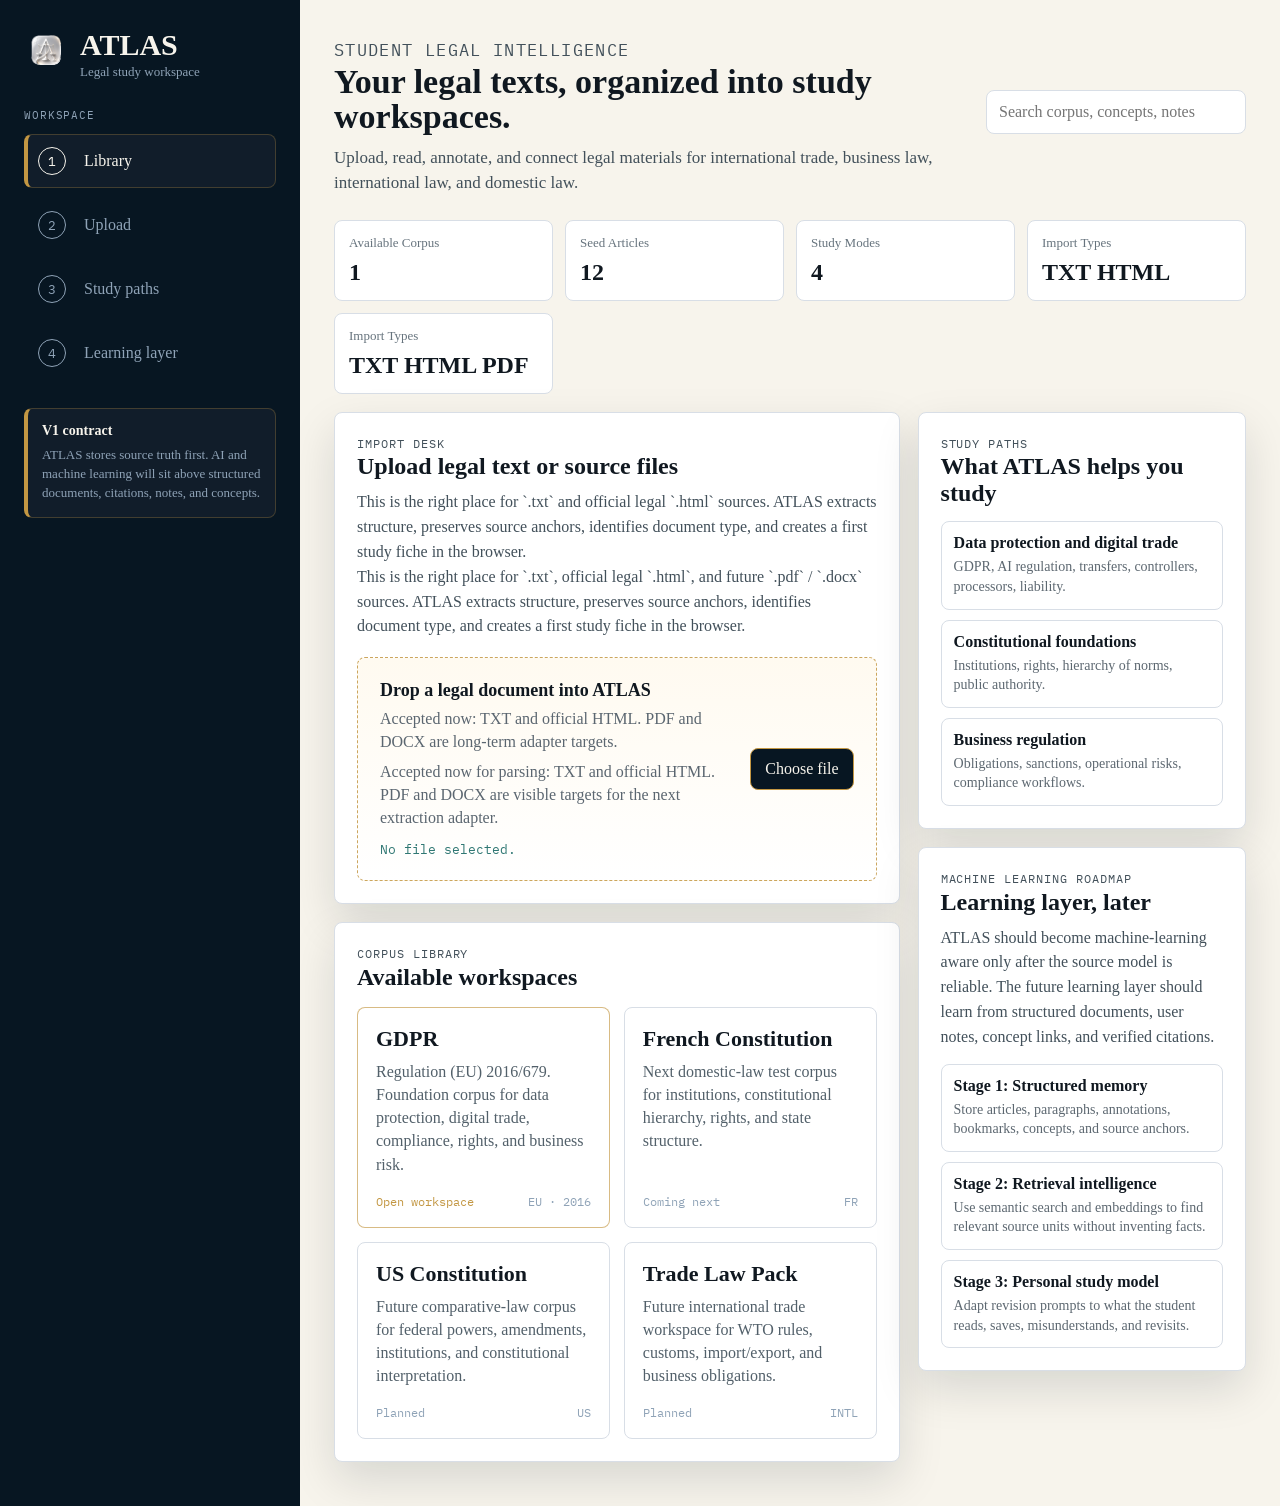
<file: index4.html>
<!doctype html>
<html lang="en">
  <head>
    <meta charset="utf-8">
    <meta name="viewport" content="width=device-width, initial-scale=1">
    <title>ATLAS - Understand Law Boyond The Text</title>
    <link rel="preconnect" href="https://fonts.googleapis.com">
    <link rel="preconnect" href="https://fonts.gstatic.com" crossorigin>
    <link href="https://fonts.googleapis.com/css2?family=Cormorant+Garamond:wght@400;500;600;700&family=IBM+Plex+Mono:wght@400;500;600&family=Inter:wght@400;500;600;700&display=swap" rel="stylesheet">
    <link rel="stylesheet" href="assets/atlas.css">
    <style>
      :root {
        --ink: #101820;
        --muted: #8fa3b7;
        --line: #d8dee6;
        --paper: #f7f4ec;
        --panel: #ffffff;
        --nav: #071622;
        --nav-panel: #111d2a;
        --blue: #7f9fbd;
        --teal: #2f7773;
        --gold: #c39743;
        --rose: #bd3d55;
        --soft-blue: #edf3f8;
        --soft-teal: #e8f3f0;
        --soft-gold: #fff4dc;
        --shadow: 0 18px 45px rgba(7, 22, 34, 0.13);
        --serif: "Playfair Display", "Times New Roman", Times, serif;
        --sans: "Times New Roman", Times, serif;
        --mono: "IBM Plex Mono", ui-monospace, monospace;
      }

      * { box-sizing: border-box; }

      body {
        margin: 0;
        background: var(--paper);
        color: var(--ink);
        font-family: var(--sans);
      }

      a {
        color: inherit;
      }

      button, input {
        font: inherit;
      }

      .app {
        min-height: 100vh;
        display: grid;
        grid-template-columns: 300px minmax(0, 1fr);
      }

      .sidebar {
        background: var(--nav);
        color: #f7f4ec;
        padding: 28px 24px;
        min-height: 100vh;
        position: sticky;
        top: 0;
      }

      .brand {
        display: flex;
        align-items: center;
        gap: 12px;
        margin-bottom: 28px;
      }

      .brand-logo {
        width: 44px;
        height: 44px;
        object-fit: contain;
      }

      .brand h1 {
        margin: 0;
        font-family: var(--serif);
        font-size: 30px;
        font-weight: 600;
      }

      .brand p {
        margin: 2px 0 0;
        color: var(--muted);
        font-size: 13px;
      }

      .nav-title {
        margin: 26px 0 12px;
        color: var(--muted);
        font-family: var(--mono);
        font-size: 11px;
        letter-spacing: .08em;
        text-transform: uppercase;
      }

      .side-link {
        display: grid;
        grid-template-columns: 34px 1fr;
        align-items: center;
        gap: 12px;
        color: var(--muted);
        text-decoration: none;
        border: 1px solid transparent;
        border-left: 4px solid transparent;
        border-radius: 8px;
        padding: 12px 10px;
        margin-bottom: 10px;
      }

      .side-link.active,
      .side-link:hover {
        color: #f7f4ec;
        background: var(--nav-panel);
        border-color: rgba(195,151,67,.28);
        border-left-color: var(--gold);
      }

      .step {
        width: 28px;
        height: 28px;
        border: 1px solid currentColor;
        border-radius: 50%;
        display: grid;
        place-items: center;
        font-family: var(--mono);
        font-size: 13px;
      }

      .sidebar-note {
        margin-top: 28px;
        background: var(--nav-panel);
        border: 1px solid rgba(195,151,67,.28);
        border-left: 4px solid var(--gold);
        border-radius: 8px;
        padding: 14px;
      }

      .sidebar-note strong {
        display: block;
        font-size: 14px;
      }

      .sidebar-note span {
        display: block;
        margin-top: 7px;
        color: var(--muted);
        font-size: 13px;
        line-height: 1.45;
      }

      .main {
        min-width: 0;
        padding: 28px 34px 44px;
      }

      .topbar {
        display: flex;
        align-items: center;
        justify-content: space-between;
        gap: 20px;
        margin-bottom: 24px;
      }

      .eyebrow {
        margin: 0 0 8px;
        color: var(--teal);
        font-family: var(--mono);
        font-size: 12px;
        letter-spacing: .08em;
        text-transform: uppercase;
      }

      h2, h3 {
        font-family: var(--serif);
        letter-spacing: 0;
      }

      .topbar h2 {
        margin: 0;
        font-size: 34px;
        line-height: 1.05;
      }

      .topbar p {
        max-width: 650px;
        margin: 10px 0 0;
        color: #42505a;
        font-size: 17px;
        line-height: 1.5;
      }

      .search {
        min-width: 260px;
        max-width: 380px;
        flex: 1;
      }

      .search input {
        width: 100%;
        border: 1px solid var(--line);
        background: #fff;
        border-radius: 8px;
        padding: 12px;
        outline: 0;
      }

      .dashboard {
        display: grid;
        grid-template-columns: minmax(0, 1.55fr) minmax(320px, .9fr);
        gap: 18px;
        align-items: start;
      }

      .panel,
      .corpus-card,
      .metric {
        background: var(--panel);
        border: 1px solid var(--line);
        border-radius: 8px;
        box-shadow: var(--shadow);
      }

      .panel {
        padding: 22px;
      }

      .panel h3 {
        margin: 0 0 10px;
        font-size: 24px;
      }

      .panel p {
        margin: 0;
        color: #42505a;
        line-height: 1.55;
      }

      .upload-zone {
        margin-top: 18px;
        border: 1px dashed rgba(195,151,67,.85);
        background: linear-gradient(180deg, #fffaf0, #ffffff);
        border-radius: 8px;
        padding: 22px;
        display: grid;
        grid-template-columns: 1fr auto;
        align-items: center;
        gap: 16px;
      }

      .upload-zone strong {
        display: block;
        font-size: 18px;
      }

      .upload-zone span {
        display: block;
        margin-top: 6px;
        color: #5b6670;
        line-height: 1.45;
      }

      .file-input {
        position: relative;
        overflow: hidden;
      }

      .file-input input {
        position: absolute;
        inset: 0;
        opacity: 0;
        cursor: pointer;
      }

      .button,
      .ghost-button {
        display: inline-flex;
        align-items: center;
        justify-content: center;
        min-height: 42px;
        border-radius: 8px;
        padding: 10px 14px;
        text-decoration: none;
        cursor: pointer;
      }

      .button {
        border: 1px solid var(--gold);
        background: var(--nav);
        color: #f7f4ec;
      }

      .ghost-button {
        border: 1px solid var(--line);
        background: #fff;
        color: var(--ink);
      }

      .metrics {
        display: grid;
        grid-template-columns: repeat(4, minmax(0, 1fr));
        gap: 12px;
        margin: 18px 0;
      }

      .metric {
        padding: 14px;
        box-shadow: none;
      }

      .metric span {
        display: block;
        color: #66737d;
        font-size: 13px;
      }

      .metric strong {
        display: block;
        margin-top: 8px;
        font-size: 24px;
      }

      .corpus-grid {
        display: grid;
        grid-template-columns: repeat(2, minmax(0, 1fr));
        gap: 14px;
        margin-top: 16px;
      }

      .corpus-card {
        padding: 18px;
        box-shadow: none;
        text-decoration: none;
        min-height: 176px;
        display: flex;
        flex-direction: column;
        justify-content: space-between;
      }

      .corpus-card.available {
        border-color: rgba(195,151,67,.65);
      }

      .corpus-card h4 {
        margin: 0;
        font-family: var(--serif);
        font-size: 22px;
      }

      .corpus-card p {
        margin: 8px 0 0;
        color: #52606a;
        line-height: 1.45;
      }

      .card-footer {
        display: flex;
        align-items: center;
        justify-content: space-between;
        gap: 12px;
        margin-top: 18px;
        color: var(--muted);
        font-family: var(--mono);
        font-size: 12px;
      }

      .status-pill {
        color: var(--gold);
      }

      .right-stack {
        display: grid;
        gap: 18px;
      }

      .path-list,
      .roadmap-list {
        display: grid;
        gap: 10px;
        margin-top: 14px;
      }

      .path,
      .roadmap-item {
        border: 1px solid var(--line);
        border-radius: 8px;
        padding: 12px;
        background: #fff;
      }

      .path strong,
      .roadmap-item strong {
        display: block;
      }

      .path span,
      .roadmap-item span {
        display: block;
        margin-top: 5px;
        color: #5d6871;
        font-size: 14px;
        line-height: 1.4;
      }

      .file-status {
        margin-top: 12px;
        color: var(--teal);
        font-family: var(--mono);
        font-size: 13px;
      }

      .review-panel {
        margin-top: 18px;
        border: 1px solid rgba(195,151,67,.5);
        border-left: 4px solid var(--gold);
        background: #fff;
        border-radius: 8px;
        padding: 18px;
        box-shadow: var(--shadow);
      }

      .review-panel[hidden] {
        display: none;
      }

      .review-header {
        display: flex;
        align-items: flex-start;
        justify-content: space-between;
        gap: 16px;
        margin-bottom: 14px;
      }

      .review-header h4 {
        margin: 0;
        font-family: var(--serif);
        font-size: 22px;
      }

      .review-header p {
        margin: 6px 0 0;
        color: #52606a;
      }

      .confidence-badge {
        border: 1px solid var(--line);
        border-radius: 8px;
        padding: 8px 10px;
        color: var(--nav);
        background: var(--soft-gold);
        font-family: var(--mono);
        font-size: 12px;
        white-space: nowrap;
      }

      .type-options {
        display: grid;
        grid-template-columns: repeat(3, minmax(0, 1fr));
        gap: 10px;
        margin: 14px 0;
      }

      .type-option {
        border: 1px solid var(--line);
        background: #fff;
        border-radius: 8px;
        padding: 11px;
        cursor: pointer;
        text-align: left;
        color: var(--ink);
      }

      .type-option:hover,
      .type-option.active {
        border-color: var(--gold);
        background: var(--soft-gold);
      }

      .type-option strong,
      .type-option span {
        display: block;
      }

      .type-option span {
        margin-top: 4px;
        color: #5d6871;
        font-family: var(--mono);
        font-size: 12px;
      }

      .signal-list {
        margin: 10px 0 0;
        padding: 0;
        list-style: none;
        display: grid;
        gap: 7px;
      }

      .signal-list li {
        border: 1px solid var(--line);
        border-radius: 8px;
        padding: 9px;
        color: #4c5962;
        background: #fff;
      }

      .review-actions {
        display: flex;
        flex-wrap: wrap;
        gap: 10px;
        margin-top: 14px;
      }

      .ingestion-result {
        margin-top: 18px;
        border: 1px solid rgba(47,119,115,.35);
        border-left: 4px solid var(--teal);
        background: var(--soft-teal);
        border-radius: 8px;
        padding: 18px;
      }

      .ingestion-result[hidden] {
        display: none;
      }

      .ingestion-result h4 {
        margin: 0;
        font-family: var(--serif);
        font-size: 22px;
      }

      .ingestion-result p {
        margin-top: 8px;
      }

      .result-grid {
        display: grid;
        grid-template-columns: repeat(4, minmax(0, 1fr));
        gap: 10px;
        margin-top: 14px;
      }

      .result-stat {
        border: 1px solid rgba(47,119,115,.25);
        background: #fff;
        border-radius: 8px;
        padding: 10px;
      }

      .result-stat span {
        display: block;
        color: #5d6871;
        font-family: var(--mono);
        font-size: 11px;
        text-transform: uppercase;
      }

      .result-stat strong {
        display: block;
        margin-top: 5px;
        font-size: 20px;
      }

      .warning-list {
        margin: 12px 0 0;
        padding-left: 18px;
        color: #6d5321;
      }

      @media (max-width: 1120px) {
        .app {
          grid-template-columns: 250px minmax(0, 1fr);
        }

        .dashboard {
          grid-template-columns: 1fr;
        }
      }

      @media (max-width: 780px) {
        .app {
          display: block;
        }

        .sidebar {
          position: static;
          min-height: 0;
          padding: 20px;
        }

        .side-link {
          grid-template-columns: 30px 1fr;
        }

        .main {
          padding: 20px;
        }

        .topbar {
          display: block;
        }

        .topbar h2 {
          font-size: 29px;
        }

        .search {
          margin-top: 16px;
          max-width: none;
        }

        .upload-zone {
          grid-template-columns: 1fr;
        }

        .metrics,
        .corpus-grid,
        .type-options {
          grid-template-columns: 1fr;
        }
      }
    </style>
  </head>
  <body>
    <div class="app">
      <aside class="sidebar">
        <div class="brand">
          <img class="brand-logo" src="assets/main_logo.png" alt="ATLAS logo">
          <div>
            <h1>ATLAS</h1>
            <p>Legal study workspace</p>
          </div>
        </div>

        <div class="nav-title">Workspace</div>
        <a class="side-link active" href="index.html"><span class="step">1</span><span>Library</span></a>
        <a class="side-link" href="#upload"><span class="step">2</span><span>Upload</span></a>
        <a class="side-link" href="#paths"><span class="step">3</span><span>Study paths</span></a>
        <a class="side-link" href="#learning"><span class="step">4</span><span>Learning layer</span></a>

        <div class="sidebar-note">
          <strong>V1 contract</strong>
          <span>ATLAS stores source truth first. AI and machine learning will sit above structured documents, citations, notes, and concepts.</span>
        </div>
      </aside>

      <main class="main">
        <header class="topbar">
          <div>
            <p class="eyebrow">Student legal intelligence</p>
            <h2>Your legal texts, organized into study workspaces.</h2>
            <p>Upload, read, annotate, and connect legal materials for international trade, business law, international law, and domestic law.</p>
          </div>
          <label class="search">
            <input id="workspaceSearch" type="search" placeholder="Search corpus, concepts, notes">
          </label>
        </header>

        <section class="metrics" aria-label="Workspace metrics">
          <div class="metric"><span>Available Corpus</span><strong>1</strong></div>
          <div class="metric"><span>Seed Articles</span><strong>12</strong></div>
          <div class="metric"><span>Study Modes</span><strong>4</strong></div>
          <div class="metric"><span>Import Types</span><strong>TXT HTML</strong></div>
          <div class="metric"><span>Import Types</span><strong>TXT HTML PDF</strong></div>
        </section>

        <section class="dashboard">
          <div>
            <section class="panel" id="upload">
              <p class="eyebrow">Import Desk</p>
              <h3>Upload legal text or source files</h3>
              <p>This is the right place for `.txt` and official legal `.html` sources. ATLAS extracts structure, preserves source anchors, identifies document type, and creates a first study fiche in the browser.</p>
              <p>This is the right place for `.txt`, official legal `.html`, and future `.pdf` / `.docx` sources. ATLAS extracts structure, preserves source anchors, identifies document type, and creates a first study fiche in the browser.</p>

              <div class="upload-zone">
                <div>
                  <strong>Drop a legal document into ATLAS</strong>
                  <span>Accepted now: TXT and official HTML. PDF and DOCX are long-term adapter targets.</span>
                  <span>Accepted now for parsing: TXT and official HTML. PDF and DOCX are visible targets for the next extraction adapter.</span>
                  <div class="file-status" id="fileStatus">No file selected.</div>
                </div>
                <label class="file-input button">
                  Choose file
                  <input id="fileInput" type="file" accept=".txt,.html,.htm">
                  <input id="fileInput" type="file" accept=".txt,.html,.htm,.pdf,.docx">
                </label>
              </div>

              <section class="review-panel" id="reviewPanel" hidden aria-live="polite">
                <div class="review-header">
                  <div>
                    <p class="eyebrow">Document Type Review</p>
                    <h4 id="reviewTitle">Confirm document type</h4>
                    <p id="reviewSummary">ATLAS needs your confirmation before parsing.</p>
                  </div>
                  <div class="confidence-badge" id="confidenceBadge">0%</div>
                </div>

                <div class="type-options" id="typeOptions"></div>

                <p class="eyebrow">Signals Used</p>
                <ul class="signal-list" id="signalList"></ul>

                <div class="review-actions">
                  <button class="button" id="confirmTypeButton" type="button">Confirm type</button>
                  <button class="ghost-button" id="dismissReviewButton" type="button">Cancel review</button>
                </div>
              </section>

              <section class="ingestion-result" id="ingestionResult" hidden aria-live="polite">
                <p class="eyebrow">Generated Workspace</p>
                <h4 id="resultTitle">Workspace ready</h4>
                <p id="resultSummary"></p>
                <div class="result-grid">
                  <div class="result-stat"><span>Type</span><strong id="resultType">-</strong></div>
                  <div class="result-stat"><span>Provisions</span><strong id="resultProvisions">0</strong></div>
                  <div class="result-stat"><span>References</span><strong id="resultReferences">0</strong></div>
                  <div class="result-stat"><span>Warnings</span><strong id="resultWarnings">0</strong></div>
                </div>
                <ul class="warning-list" id="resultWarningList"></ul>
              </section>
            </section>

            <section class="panel" style="margin-top:18px;">
              <p class="eyebrow">Corpus Library</p>
              <h3>Available workspaces</h3>
              <div class="corpus-grid" id="corpusGrid">
                <a class="corpus-card available" href="documents/gdpr.html" data-search="gdpr european union privacy data protection trade business regulation">
                  <div>
                    <h4>GDPR</h4>
                    <p>Regulation (EU) 2016/679. Foundation corpus for data protection, digital trade, compliance, rights, and business risk.</p>
                  </div>
                  <div class="card-footer"><span class="status-pill">Open workspace</span><span>EU · 2016</span></div>
                </a>

                <article class="corpus-card" data-search="french constitution domestic law france institutions constitutional">
                  <div>
                    <h4>French Constitution</h4>
                    <p>Next domestic-law test corpus for institutions, constitutional hierarchy, rights, and state structure.</p>
                  </div>
                  <div class="card-footer"><span>Coming next</span><span>FR</span></div>
                </article>

                <article class="corpus-card" data-search="us constitution united states constitutional federal rights">
                  <div>
                    <h4>US Constitution</h4>
                    <p>Future comparative-law corpus for federal powers, amendments, institutions, and constitutional interpretation.</p>
                  </div>
                  <div class="card-footer"><span>Planned</span><span>US</span></div>
                </article>

                <article class="corpus-card" data-search="wto international trade business import export">
                  <div>
                    <h4>Trade Law Pack</h4>
                    <p>Future international trade workspace for WTO rules, customs, import/export, and business obligations.</p>
                  </div>
                  <div class="card-footer"><span>Planned</span><span>INTL</span></div>
                </article>
              </div>
            </section>
          </div>

          <aside class="right-stack">
            <section class="panel" id="paths">
              <p class="eyebrow">Study Paths</p>
              <h3>What ATLAS helps you study</h3>
              <div class="path-list">
                <div class="path"><strong>Data protection and digital trade</strong><span>GDPR, AI regulation, transfers, controllers, processors, liability.</span></div>
                <div class="path"><strong>Constitutional foundations</strong><span>Institutions, rights, hierarchy of norms, public authority.</span></div>
                <div class="path"><strong>Business regulation</strong><span>Obligations, sanctions, operational risks, compliance workflows.</span></div>
              </div>
            </section>

            <section class="panel" id="learning">
              <p class="eyebrow">Machine Learning Roadmap</p>
              <h3>Learning layer, later</h3>
              <p>ATLAS should become machine-learning aware only after the source model is reliable. The future learning layer should learn from structured documents, user notes, concept links, and verified citations.</p>
              <div class="roadmap-list">
                <div class="roadmap-item"><strong>Stage 1: Structured memory</strong><span>Store articles, paragraphs, annotations, bookmarks, concepts, and source anchors.</span></div>
                <div class="roadmap-item"><strong>Stage 2: Retrieval intelligence</strong><span>Use semantic search and embeddings to find relevant source units without inventing facts.</span></div>
                <div class="roadmap-item"><strong>Stage 3: Personal study model</strong><span>Adapt revision prompts to what the student reads, saves, misunderstands, and revisits.</span></div>
              </div>
            </section>
          </aside>
        </section>
      </main>
    </div>

    <script src="data/pipeline/extractor.js"></script>
    <script src="data/pipeline/document-detector.js"></script>
    <script src="data/pipeline/parsers/parser-core.js"></script>
    <!-- <script src="data/pipeline/parsers/_core.js"></script> --> 
    <script src="data/pipeline/parsers/constitution-parser.js"></script>
    <script src="data/pipeline/parsers/regulation-parser.js"></script>
    <script src="data/pipeline/parsers/directive-parser.js"></script>
    <script src="data/pipeline/parsers/treaty-parser.js"></script>
    <script src="data/pipeline/parsers/statute-parser.js"></script>
    <script src="data/pipeline/parsers/judgment-parser.js"></script>
    <script src="data/pipeline/parsers/contract-parser.js"></script>
    <script src="data/pipeline/parsers/generic-parser.js"></script>
    <script src="data/pipeline/fiche-generator.js"></script>
    <script src="data/pipeline/pipeline.js"></script>
    <script>
      const fileInput = document.getElementById("fileInput");
      const fileStatus = document.getElementById("fileStatus");
      const search = document.getElementById("workspaceSearch");
      const cards = Array.from(document.querySelectorAll("[data-search]"));
      const reviewPanel = document.getElementById("reviewPanel");
      const reviewTitle = document.getElementById("reviewTitle");
      const reviewSummary = document.getElementById("reviewSummary");
      const confidenceBadge = document.getElementById("confidenceBadge");
      const typeOptions = document.getElementById("typeOptions");
      const signalList = document.getElementById("signalList");
      const confirmTypeButton = document.getElementById("confirmTypeButton");
      const dismissReviewButton = document.getElementById("dismissReviewButton");
      const ingestionResult = document.getElementById("ingestionResult");
      const resultTitle = document.getElementById("resultTitle");
      const resultSummary = document.getElementById("resultSummary");
      const resultType = document.getElementById("resultType");
      const resultProvisions = document.getElementById("resultProvisions");
      const resultReferences = document.getElementById("resultReferences");
      const resultWarnings = document.getElementById("resultWarnings");
      const resultWarningList = document.getElementById("resultWarningList");
      const documentTypeChoices = [
        { type: "constitution", label: "Constitution", parser: "constitution-parser.js" },
        { type: "regulation", label: "Regulation", parser: "regulation-parser.js" },
        { type: "directive", label: "Directive", parser: "directive-parser.js" },
        { type: "treaty", label: "Treaty", parser: "treaty-parser.js" },
        { type: "statute", label: "Statute / Act", parser: "statute-parser.js" },
        { type: "judgment", label: "Judgment", parser: "judgment-parser.js" },
        { type: "contract", label: "Contract", parser: "contract-parser.js" },
        { type: "unknown", label: "Generic / Unknown", parser: "generic-parser.js" }
      ];
      let pendingDetection = null;
      let selectedType = null;

      fileInput.addEventListener("change", async event => {
        const file = event.target.files[0];
        hideReview();
        hideResult();

        if (!file) {
          fileStatus.textContent = "No file selected.";
          return;
        }

        fileStatus.textContent = `${file.name} selected. Extracting text and detecting document type...`;

        try {
          if (!window.ATLAS_Extractor || !window.ATLAS_DocumentDetector || !window.ATLAS_Pipeline) {
            throw new Error("ATLAS ingestion modules are not loaded.");
          }

          const extraction = await window.ATLAS_Extractor.extract(file);
          const detection = window.ATLAS_DocumentDetector.detect(extraction);

          pendingDetection = {
            extraction,
            detection,
            confirmed: detection.decision === "auto",
            confirmedType: detection.decision === "auto" ? detection.type : null
          };

          if (detection.decision === "auto") {
            fileStatus.textContent = `${file.name} detected as ${detection.label} (${detection.confidence}% confidence). Review or confirm to generate the workspace.`;
            showReview(detection, true);
          } else {
            fileStatus.textContent = `${file.name} needs document-type confirmation before parsing.`;
            showReview(detection, false);
          }
        } catch (error) {
          fileStatus.textContent = error.message;
        }
      });

      search.addEventListener("input", event => {
        const query = event.target.value.trim().toLowerCase();
        cards.forEach(card => {
          const haystack = `${card.textContent} ${card.dataset.search}`.toLowerCase();
          card.style.display = haystack.includes(query) ? "" : "none";
        });
      });

      confirmTypeButton.addEventListener("click", async () => {
        if (!pendingDetection || !selectedType) return;

        const choice = documentTypeChoices.find(item => item.type === selectedType);
        pendingDetection.confirmed = true;
        pendingDetection.confirmedType = selectedType;
        pendingDetection.confirmedParser = choice ? choice.parser : "generic-parser.js";
        pendingDetection.detection = {
          ...pendingDetection.detection,
          type: selectedType,
          label: choice ? choice.label : "Generic / Unknown",
          parser: choice ? choice.parser : "generic-parser.js",
          decision: "user-confirmed",
          confirmedByUser: true
        };

        fileStatus.textContent = `Confirmed as ${pendingDetection.detection.label}. Building workspace fiche...`;
        reviewSummary.textContent = "Document type confirmed. ATLAS is parsing the source now.";

        try {
          const result = await window.ATLAS_Pipeline.process(pendingDetection.extraction, {
            skipExtraction: true,
            confirmedType: selectedType,
            language: pendingDetection.detection.language,
            onProgress(progress) {
              fileStatus.textContent = `${progress.stageLabel}: ${progress.detail || progress.progress + "%"}`;
            }
          });

          renderPipelineResult(result);
          fileStatus.textContent = `${pendingDetection.extraction.filename} loaded as ${result.fiche.document.label}.`;
        } catch (error) {
          fileStatus.textContent = error.message;
        }
      });

      dismissReviewButton.addEventListener("click", () => {
        hideReview();
        if (pendingDetection && pendingDetection.extraction) {
          fileStatus.textContent = `${pendingDetection.extraction.filename} selected. Review cancelled; parsing is paused.`;
        }
      });

      function showReview(detection, autoAccepted) {
        selectedType = detection.type === "unknown" && detection.candidate ? detection.candidate : detection.type;
        if (!documentTypeChoices.some(item => item.type === selectedType)) {
          selectedType = "unknown";
        }

        reviewPanel.hidden = false;
        reviewTitle.textContent = autoAccepted ? "ATLAS auto-detected the document type" : "Confirm document type before parsing";
        reviewSummary.textContent = autoAccepted
          ? `${detection.label} was selected automatically. You can still override it before parser handoff.`
          : "ATLAS found ambiguity. Choose the correct type so the parser does not start from a wrong assumption.";
        confidenceBadge.textContent = `${detection.confidence || 0}% confidence`;

        renderTypeOptions(detection);
        renderSignals(detection);
      }

      function renderTypeOptions(detection) {
        const scoreByType = new Map((detection.allScores || []).map(score => [score.type, score.score]));
        typeOptions.innerHTML = documentTypeChoices.map(choice => {
          const score = scoreByType.has(choice.type) ? `${scoreByType.get(choice.type)} score` : "manual choice";
          const active = choice.type === selectedType ? " active" : "";
          return `
            <button class="type-option${active}" type="button" data-type="${choice.type}">
              <strong>${choice.label}</strong>
              <span>${score}</span>
            </button>
          `;
        }).join("");

        typeOptions.querySelectorAll("[data-type]").forEach(button => {
          button.addEventListener("click", () => {
            selectedType = button.dataset.type;
            typeOptions.querySelectorAll("[data-type]").forEach(item => {
              item.classList.toggle("active", item === button);
            });
          });
        });
      }

      function renderSignals(detection) {
        const signals = (detection.signals || []).slice(0, 5);
        if (signals.length === 0) {
          signalList.innerHTML = `<li>No strong signals found. Manual confirmation is required.</li>`;
          return;
        }

        signalList.innerHTML = signals.map(signal => `
          <li>
            <strong>${signal.description || "Matched signal"}</strong>
            <span>${signal.docLabel || signal.docType} · weight ${signal.weight} · ${signal.matchCount || 1} match(es)</span>
          </li>
        `).join("");
      }

      function hideReview() {
        reviewPanel.hidden = true;
        pendingDetection = null;
        selectedType = null;
        typeOptions.innerHTML = "";
        signalList.innerHTML = "";
      }

      function renderPipelineResult(result) {
        const fiche = result.fiche;
        const references = fiche.connections
          ? fiche.connections.totalResolved + fiche.connections.totalUnresolved
          : 0;
        const warnings = result.warnings || fiche.quality?.warnings || [];

        ingestionResult.hidden = false;
        resultTitle.textContent = fiche.document.metadata.title || fiche.document.filename || "Workspace ready";
        resultSummary.textContent = fiche.summary.full || fiche.summary.short || "Workspace generated.";
        resultType.textContent = fiche.document.label;
        resultProvisions.textContent = String(fiche.provisions.length);
        resultReferences.textContent = String(references);
        resultWarnings.textContent = String(warnings.length);
        resultWarningList.innerHTML = warnings.length
          ? warnings.slice(0, 4).map(warning => `<li>${warning.message}</li>`).join("")
          : "";
      }

      function hideResult() {
        ingestionResult.hidden = true;
        resultTitle.textContent = "Workspace ready";
        resultSummary.textContent = "";
        resultType.textContent = "-";
        resultProvisions.textContent = "0";
        resultReferences.textContent = "0";
        resultWarnings.textContent = "0";
        resultWarningList.innerHTML = "";
      }
    </script>
  </body>
</html>
</file>
<file: assets/atlas.css>
:root {
  --atlas-navy: #103442;
  --observatory: #395868;
  --atlantic: #4E7082;
  --glacier: #BCDCE3;
  --mist: #EAF2F5;
  --parchment: #F4EEE5;
  --archive-sand: #E8D6C9;
  --air-white: #F7F9FA;
  --stone-grey: #DADCE1;
  --graphite: #4F5963;
  --champagne-gold: #B58A3A;
  --ink: #161923;
  --muted: #667085;
  --line: rgba(16, 52, 66, 0.16);
  --card: rgba(255, 255, 255, 0.78);
  --shadow: 0 18px 48px rgba(16, 52, 66, 0.10);
  --serif: "Cormorant Garamond", "Times New Roman", Times, serif;
  --sans: "Inter", ui-sans-serif, system-ui, sans-serif;
  --mono: "IBM Plex Mono", ui-monospace, monospace;
}

* {
  box-sizing: border-box;
}

body {
  margin: 0;
  background:
    radial-gradient(circle at 16% 12%, rgba(181, 138, 58, 0.10), transparent 28%),
    radial-gradient(circle at 84% 18%, rgba(188, 220, 227, 0.35), transparent 32%),
    var(--parchment);
  color: var(--ink);
  font-family: var(--sans);
  -webkit-font-smoothing: antialiased;
}

a {
  color: inherit;
}

.atlas-wordmark {
  font-family: var(--serif);
  font-weight: 500;
  letter-spacing: 0.34em;
}

.atlas-kicker {
  color: var(--atlas-navy);
  font-family: var(--mono);
  font-size: 11px;
  letter-spacing: 0.22em;
  text-transform: uppercase;
}

.atlas-button {
  display: inline-flex;
  align-items: center;
  justify-content: center;
  gap: 10px;
  min-height: 44px;
  border: 1px solid var(--atlas-navy);
  border-radius: 8px;
  padding: 0 18px;
  background: var(--atlas-navy);
  color: var(--air-white);
  font-family: var(--sans);
  font-size: 14px;
  font-weight: 600;
  text-decoration: none;
  box-shadow: 0 12px 28px rgba(16, 52, 66, 0.18);
}

.atlas-button.secondary {
  background: rgba(255, 255, 255, 0.6);
  color: var(--atlas-navy);
  box-shadow: none;
}

.atlas-card {
  border: 1px solid var(--line);
  border-radius: 8px;
  background: var(--card);
  box-shadow: var(--shadow);
}

.atlas-rule {
  height: 1px;
  background: var(--line);
}
</file>
